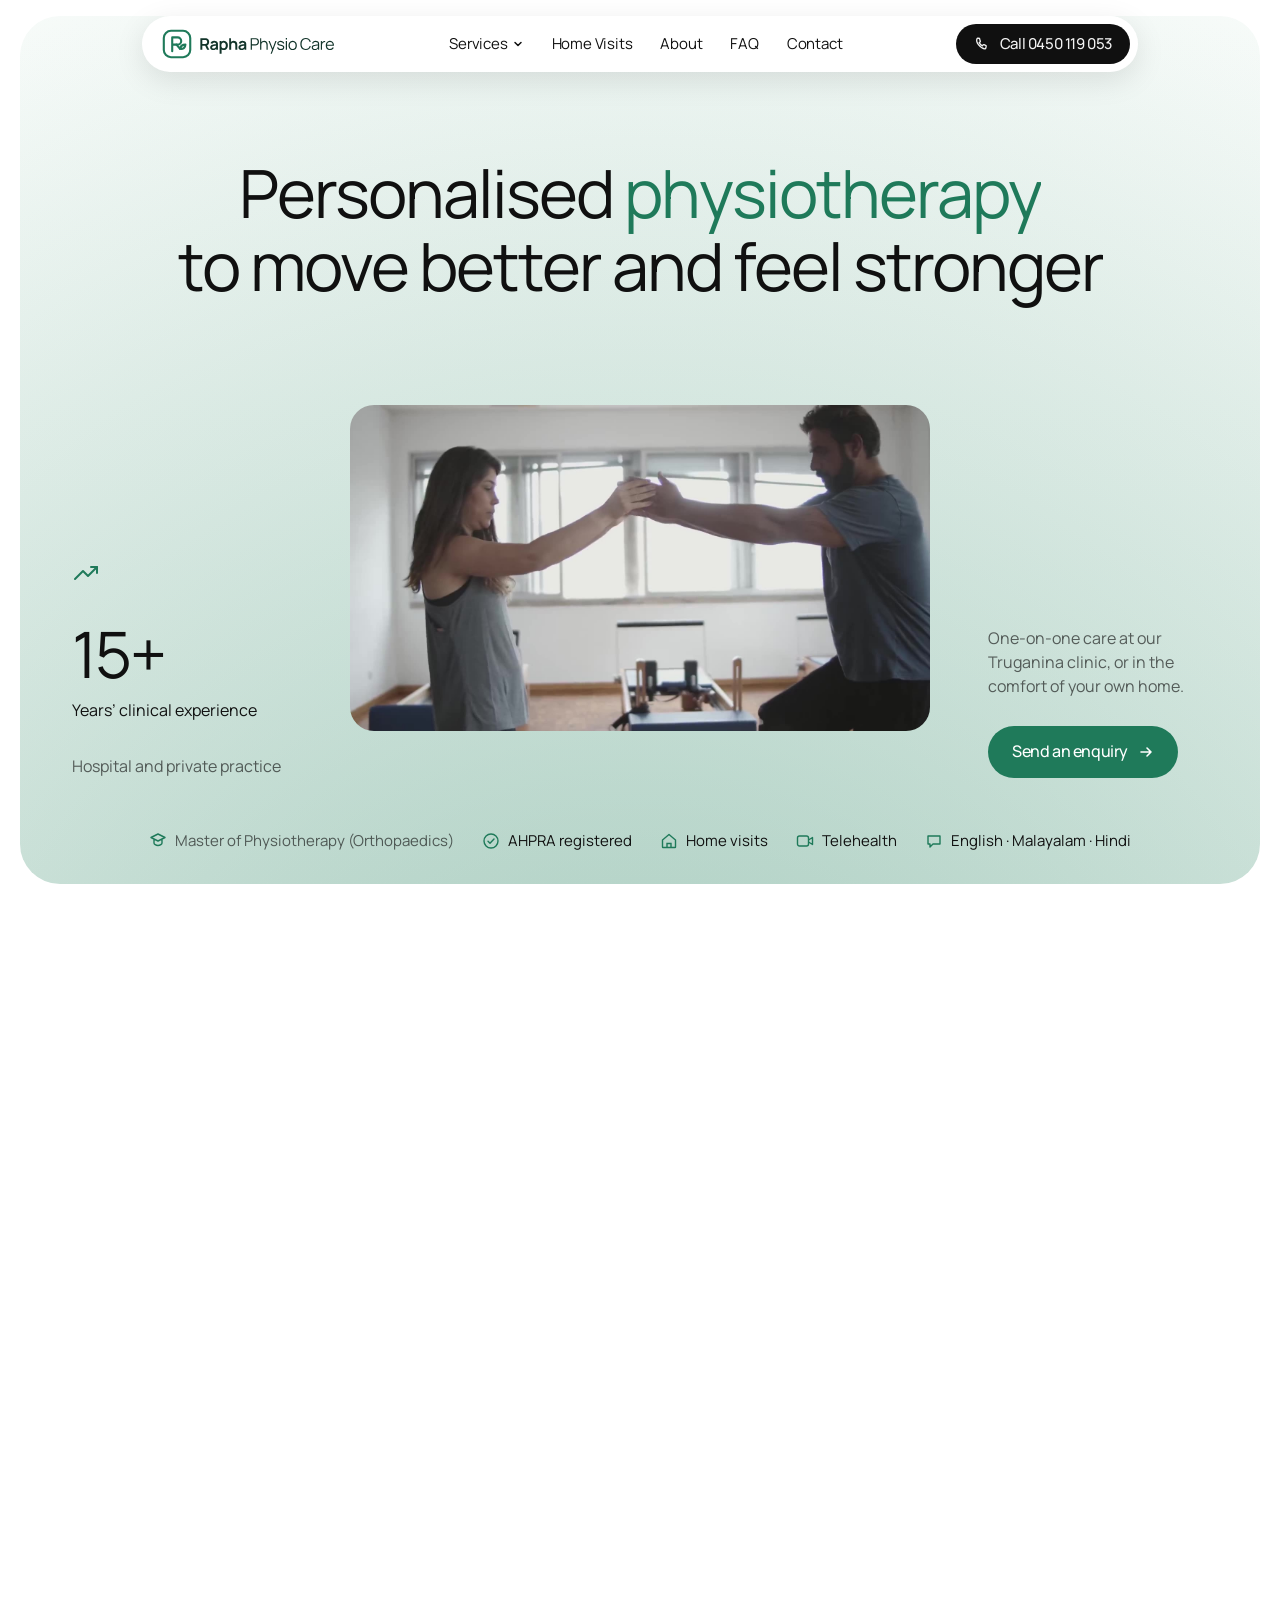
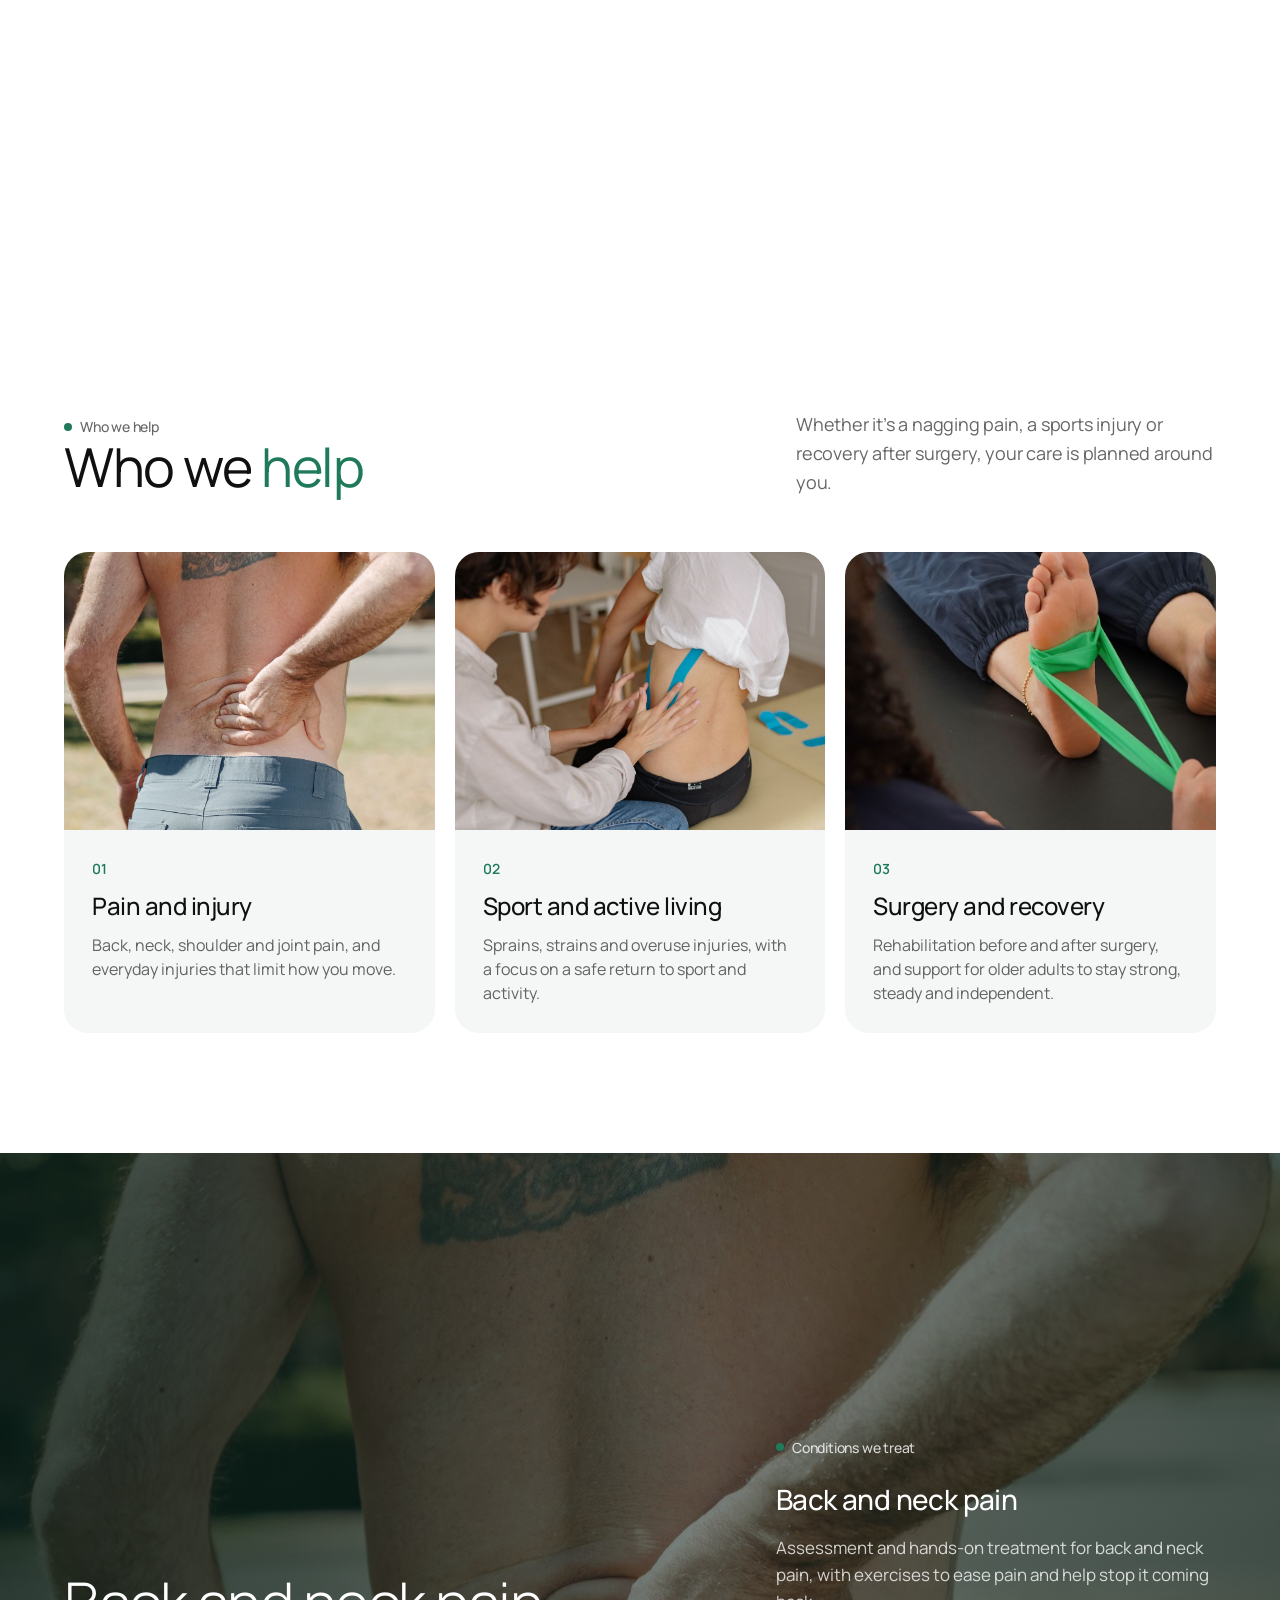
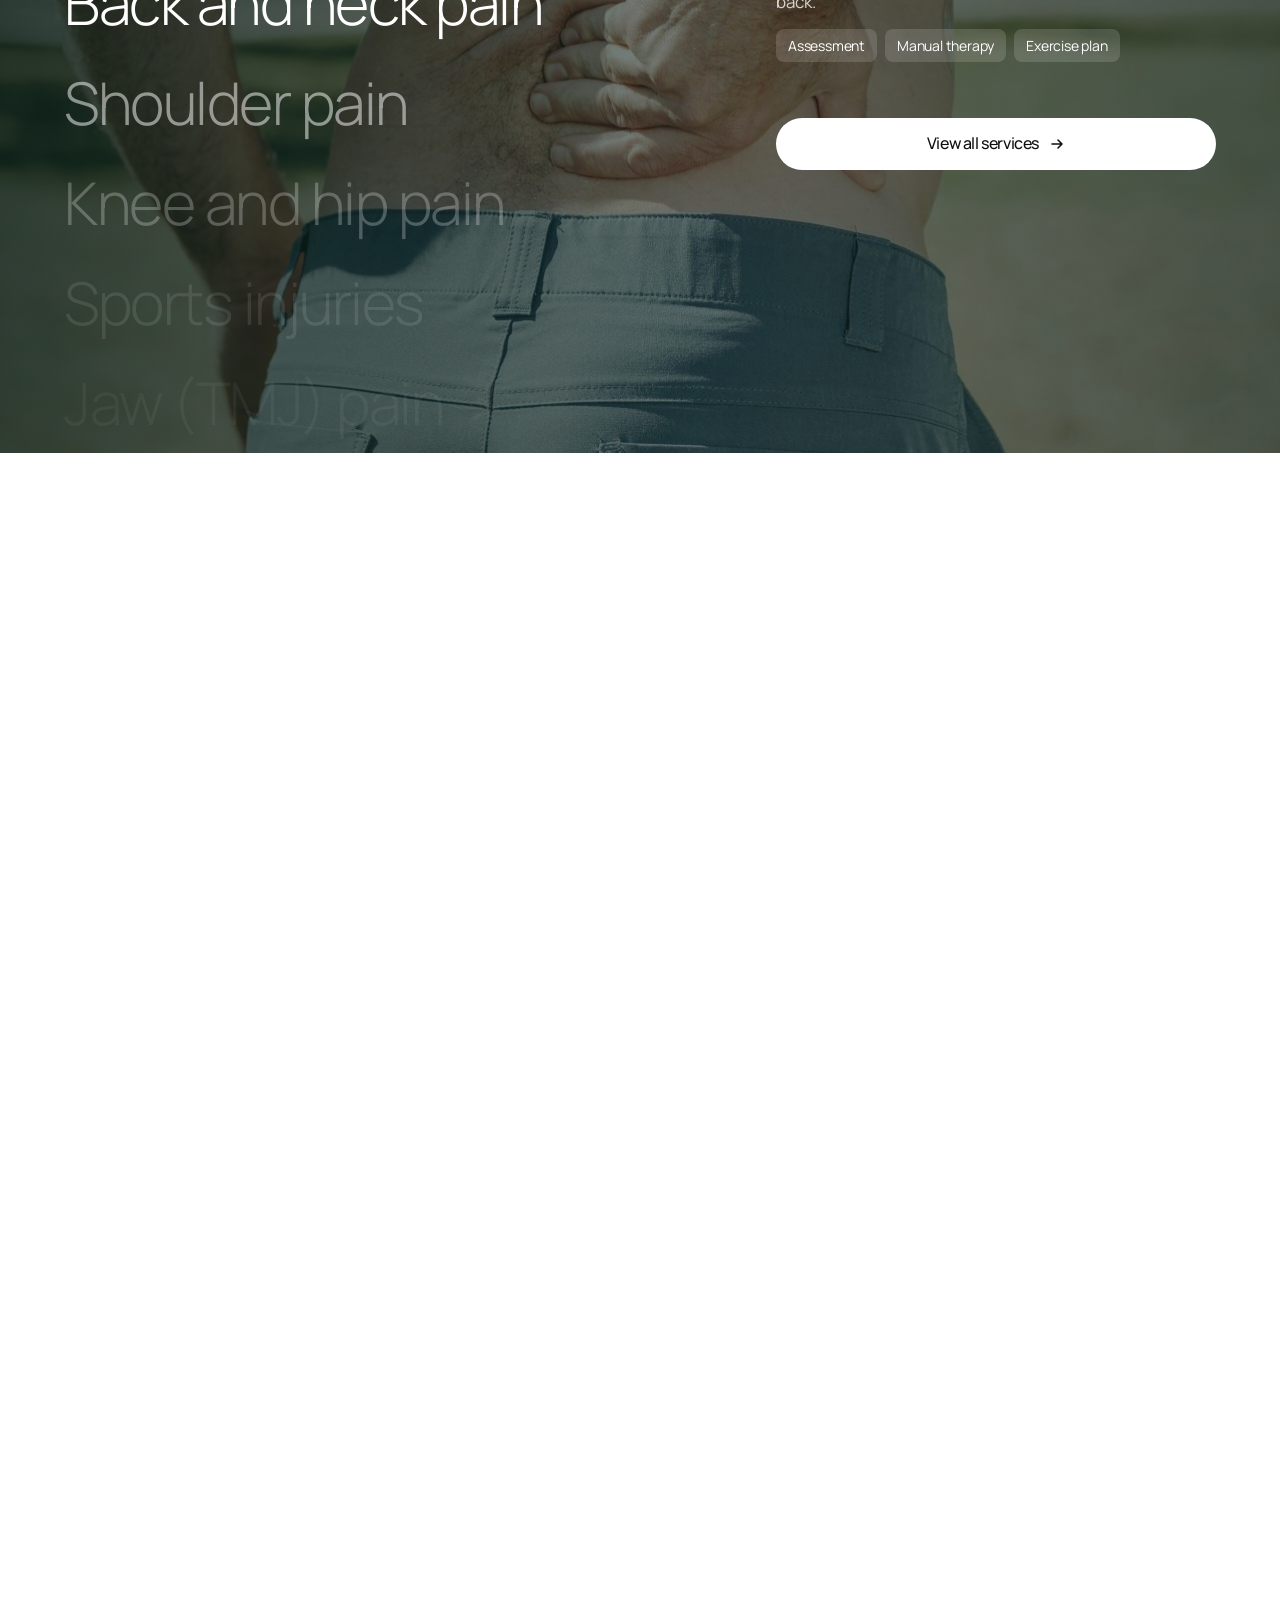
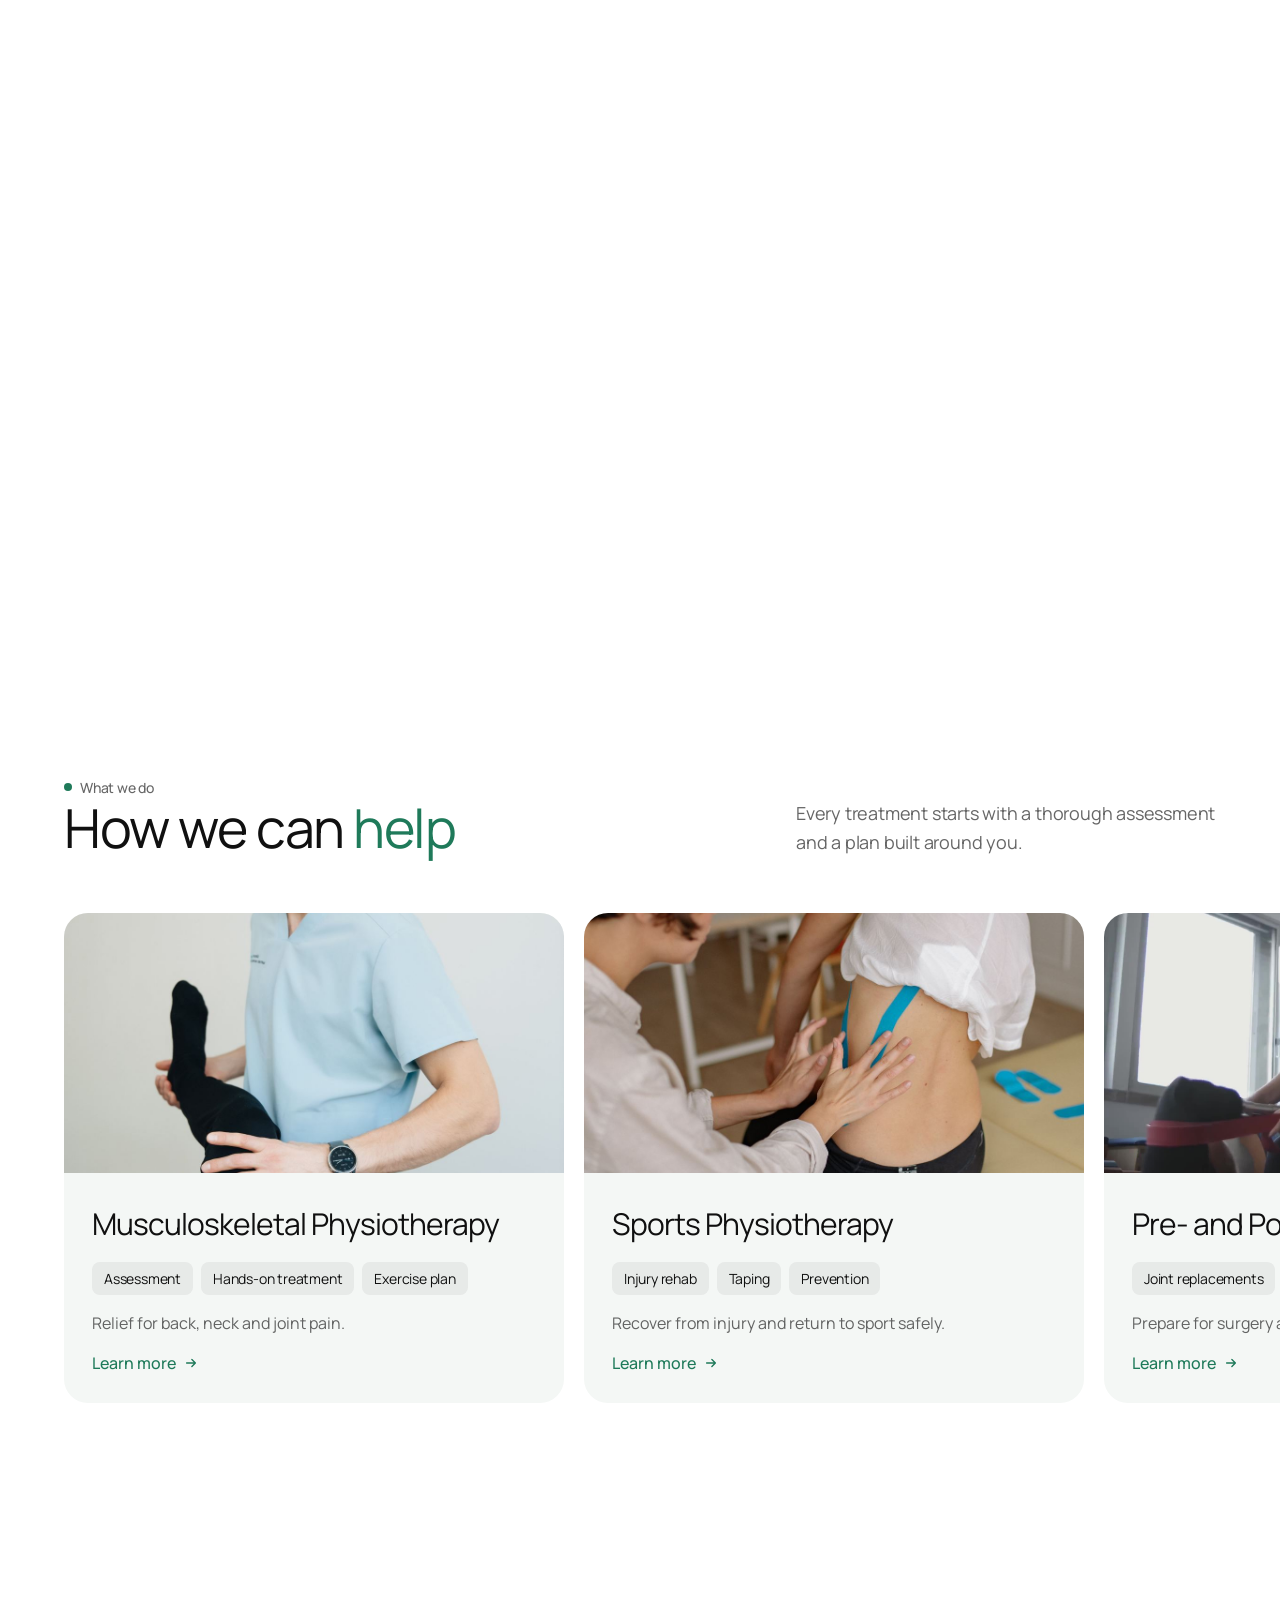
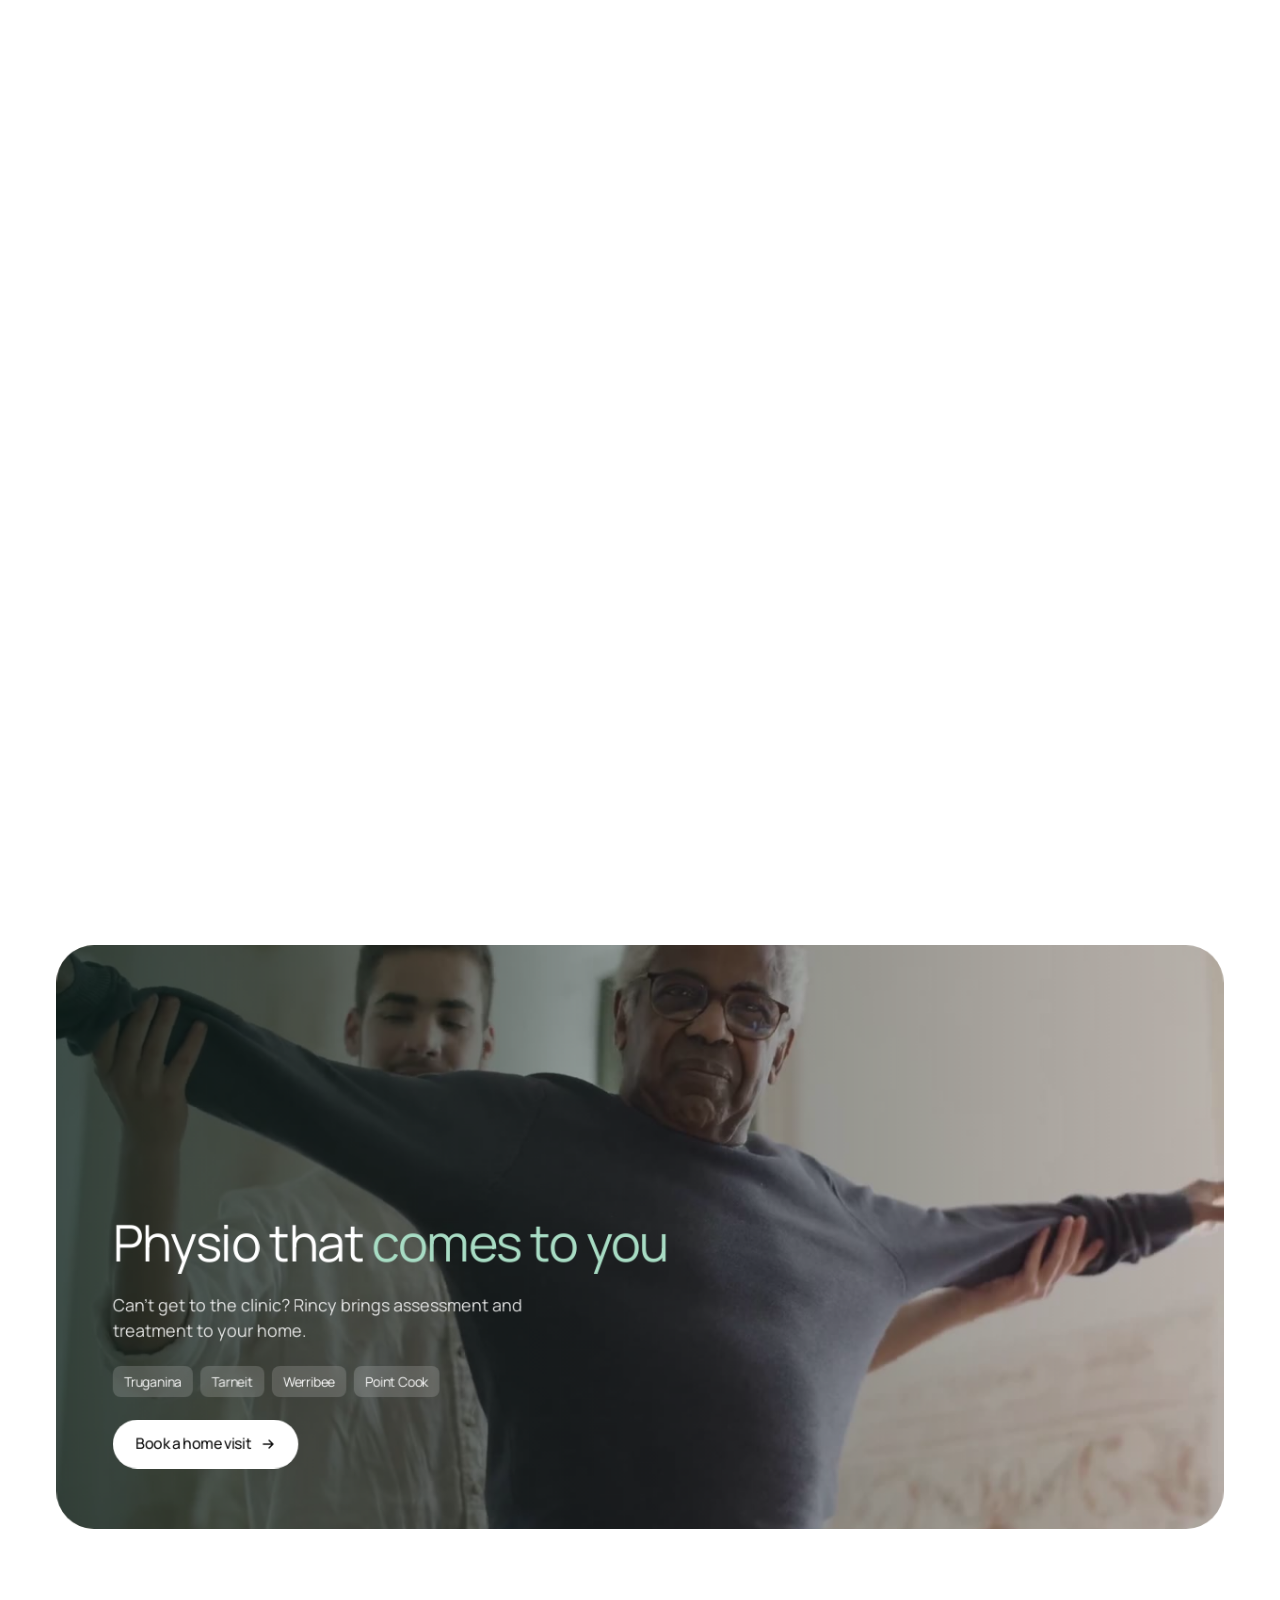
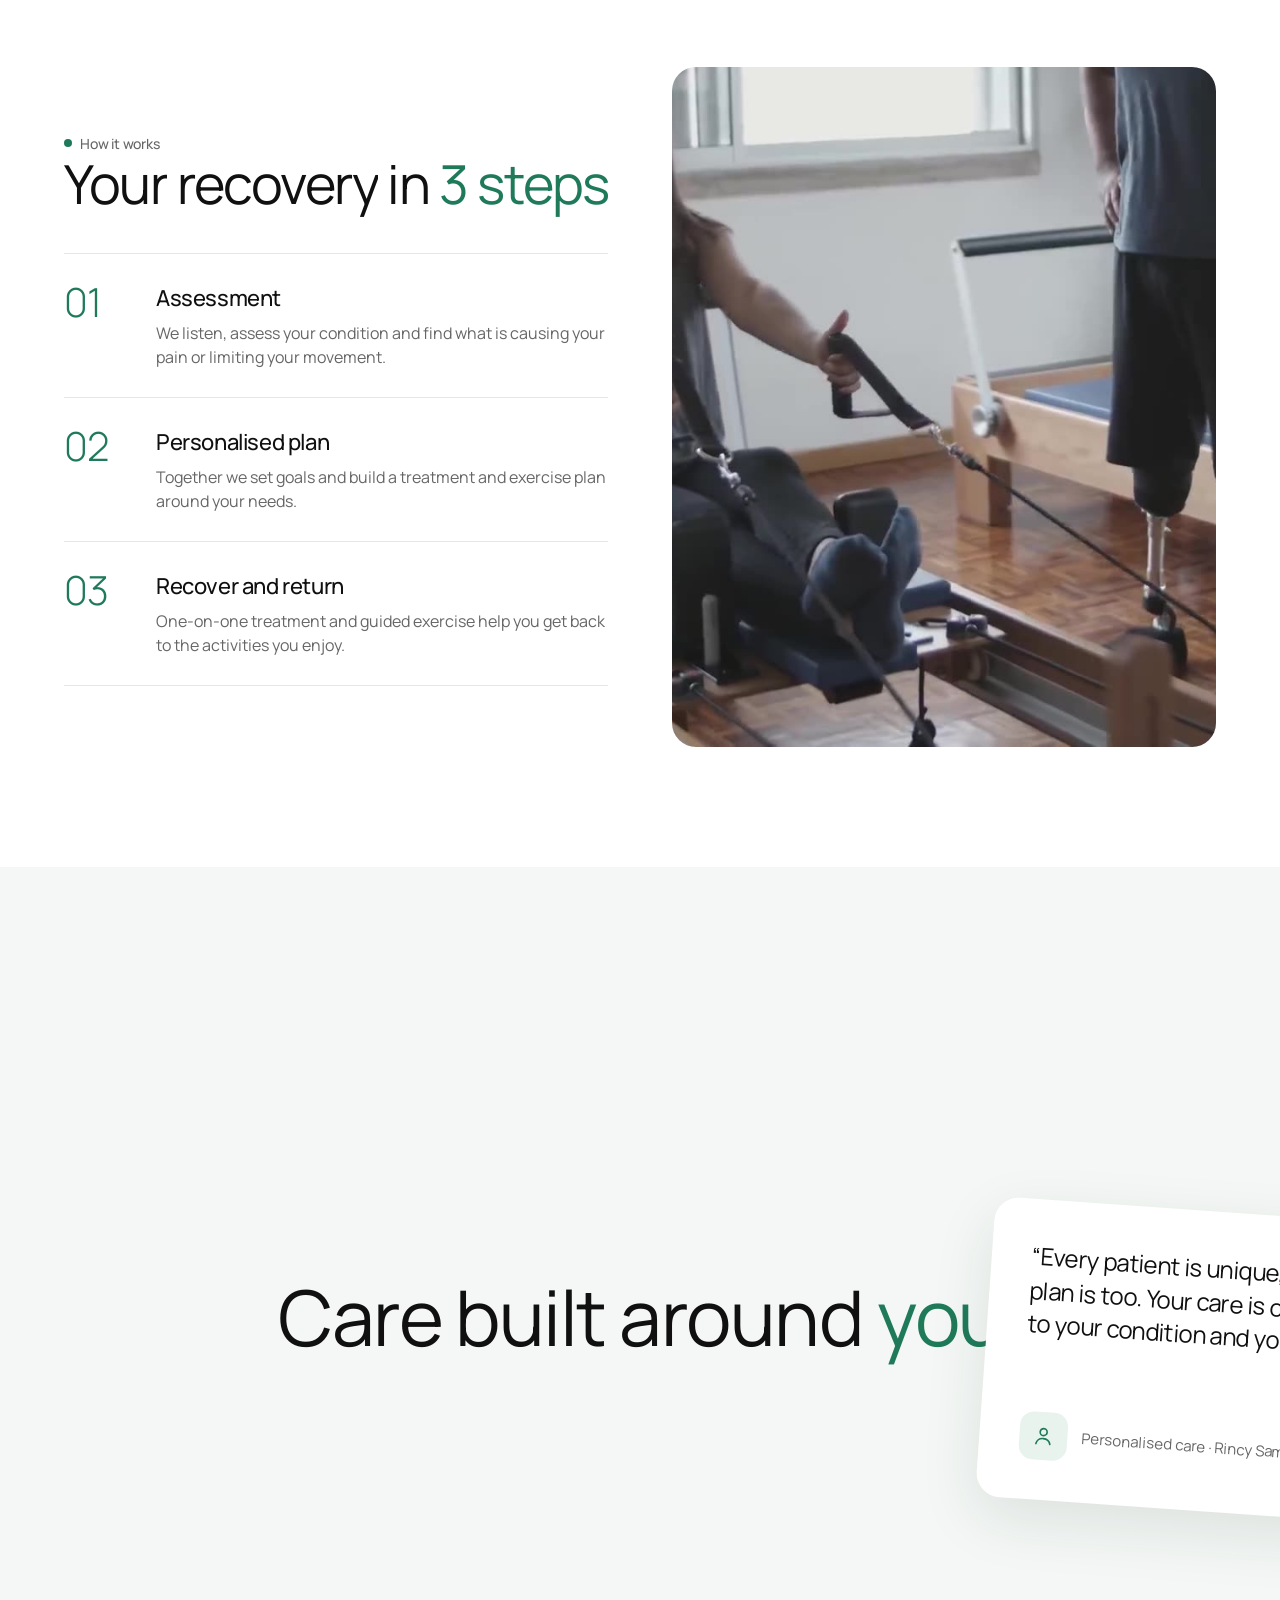
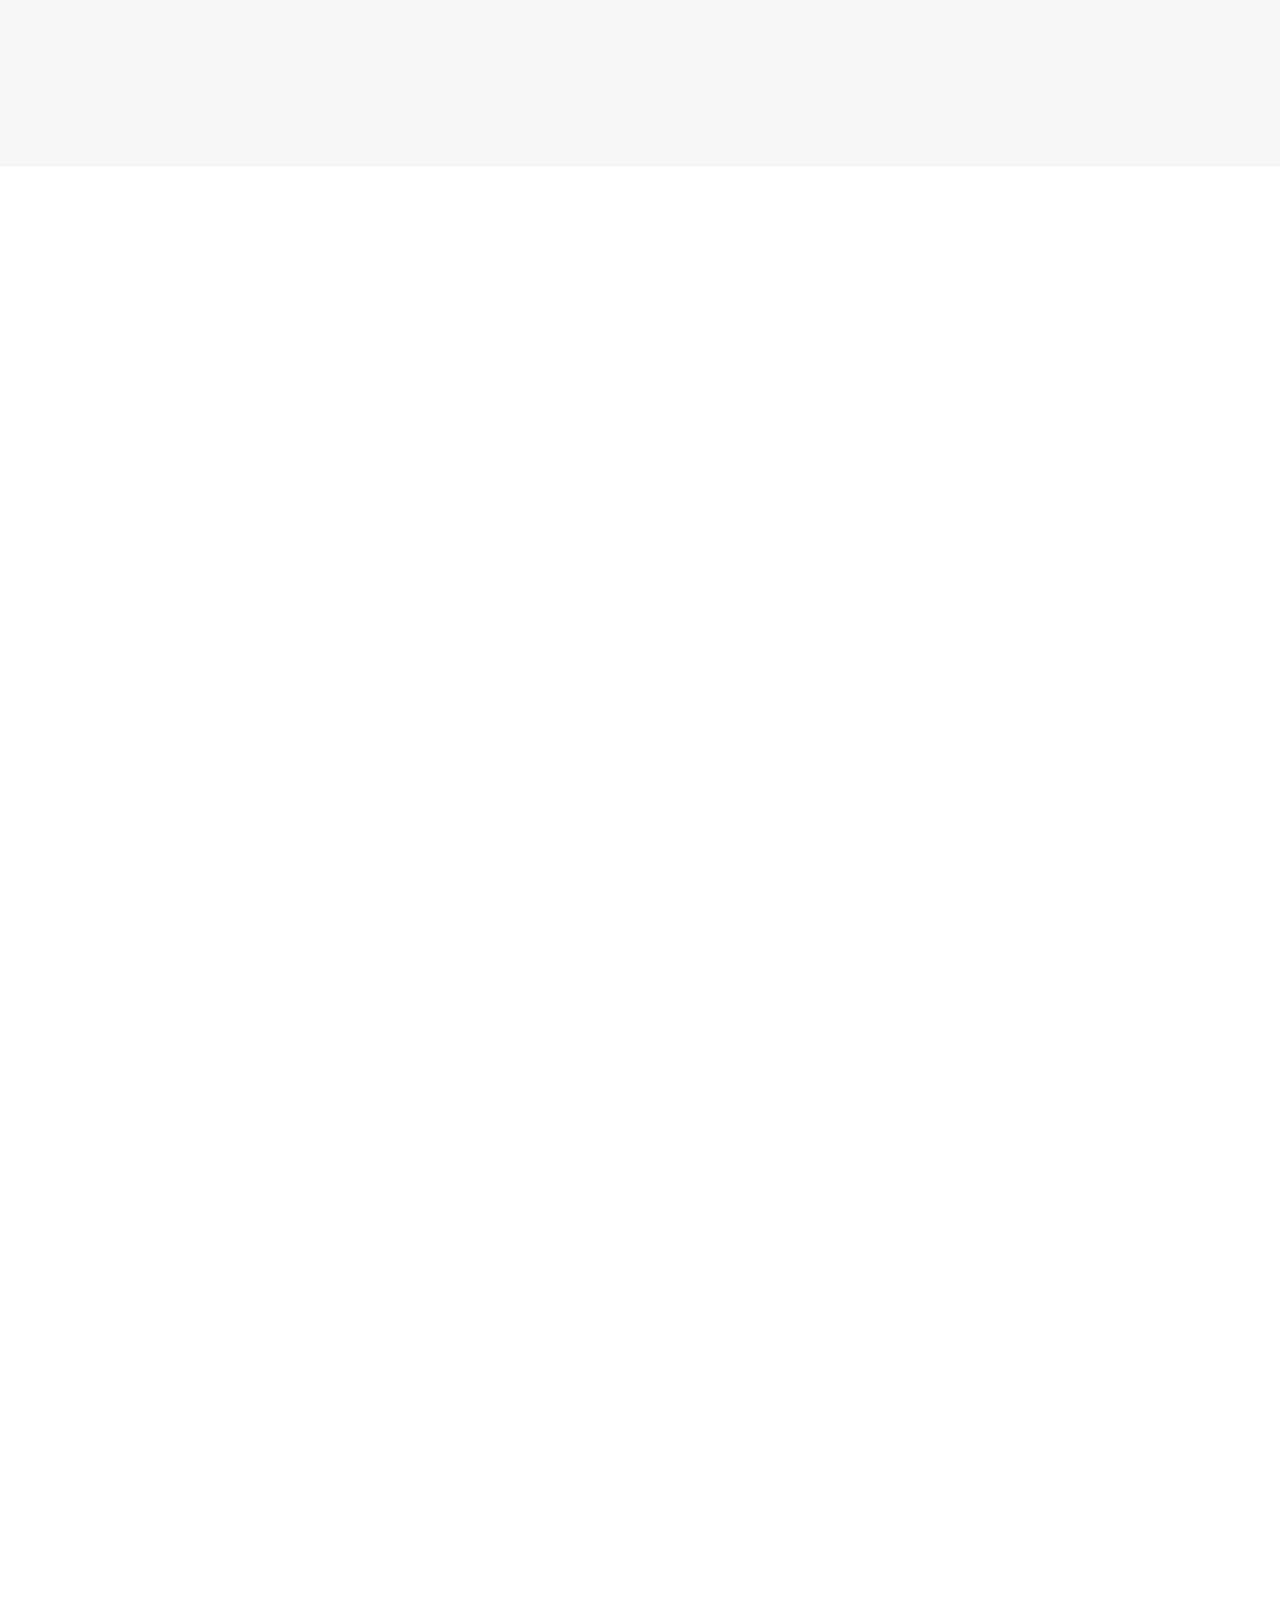
<file: index.html>
<!doctype html>
<html lang="en-AU" class="js">
<head>
<meta charset="utf-8">
<meta name="viewport" content="width=device-width, initial-scale=1">
<title>Rapha Physio Care | Physiotherapy in Truganina & Home Visits</title>
<meta name="description" content="Personalised one-on-one physiotherapy in Truganina with 15+ years’ experience. Clinic appointments, home visits in Tarneit, Werribee and Point Cook, and telehealth.">
<meta property="og:title" content="Rapha Physio Care | Physiotherapy in Truganina & Home Visits">
<meta property="og:description" content="Personalised one-on-one physiotherapy in Truganina with 15+ years’ experience. Clinic appointments, home visits in Tarneit, Werribee and Point Cook, and telehealth.">
<meta property="og:type" content="website">
<meta name="theme-color" content="#12342A">
<link rel="icon" href="assets/brand/favicon.svg" type="image/svg+xml">
<link rel="icon" href="assets/brand/favicon.ico" sizes="any">
<link rel="apple-touch-icon" href="assets/brand/apple-touch-icon-180.png">
<link rel="preload" href="assets/fonts/Manrope-var.woff2" as="font" type="font/woff2" crossorigin>
<link rel="stylesheet" href="assets/css/style.css">
<script type="application/ld+json">
{"@context":"https://schema.org","@type":"Physiotherapy","name":"Rapha Physio Care","telephone":"+61450119053","email":"connectraphaphysio@gmail.com",
"address":{"@type":"PostalAddress","streetAddress":"36 Bramford Crescent","addressLocality":"Truganina","addressRegion":"VIC","postalCode":"3029","addressCountry":"AU"},
"openingHoursSpecification":[{"@type":"OpeningHoursSpecification","dayOfWeek":"Tuesday","opens":"09:00","closes":"19:00"},{"@type":"OpeningHoursSpecification","dayOfWeek":"Saturday","opens":"09:00","closes":"16:00"}],
"areaServed":["Truganina","Tarneit","Werribee","Point Cook"],"knowsLanguage":["en","ml","hi"]}
</script>
</head>
<body>
<a class="skip" href="#main">Skip to content</a>
<header class="nav" aria-label="Main">
  <div class="nav__bar">
    <a class="nav__logo" href="index.html" aria-label="Rapha Physio Care home"><img src="assets/brand/rapha-logo-horizontal.svg" alt="Rapha Physio Care" width="190" height="30"></a>
    <ul class="nav__links">
      <li class="has-drop"><button class="nav__link" type="button" aria-expanded="false" aria-haspopup="true">Services <svg viewBox="0 0 12 12" fill="none" aria-hidden="true"><path d="M3 4.5 6 7.5l3-3" stroke="currentColor" stroke-width="1.5" stroke-linecap="round" stroke-linejoin="round"/></svg></button>
        <div class="nav__drop"><a href="services.html"><strong>All services</strong></a><a href="services.html#musculoskeletal">Musculoskeletal Physiotherapy</a><a href="services.html#sports">Sports Physiotherapy</a><a href="services.html#surgical-rehab">Pre- and Post-Surgical Rehab</a><a href="services.html#tmj">TMJ Disorders</a><a href="services.html#manual-therapy">Manual Therapy</a><a href="services.html#dry-needling">Dry Needling</a><a href="services.html#exercise-pilates">Exercise Rehab and Pilates</a><a href="services.html#telehealth">Telehealth</a></div></li>
      <li><a class="nav__link" href="home-visits.html">Home Visits</a></li>
      <li><a class="nav__link" href="about.html">About</a></li>
      <li><a class="nav__link" href="faq.html">FAQ</a></li>
      <li><a class="nav__link" href="contact.html">Contact</a></li>
    </ul>
    <div class="nav__cta">
      <a class="btn btn--dark btn--sm" href="tel:0450119053"><svg viewBox="0 0 16 16" fill="none" aria-hidden="true"><path d="M5.6 2.5 4 2.2a1 1 0 0 0-1 .6c-.6 1.4-.4 3.6 1.6 6.1s4.6 3.9 6.3 3.9a1 1 0 0 0 .9-.8l.4-1.6a.8.8 0 0 0-.5-1l-1.8-.7a.8.8 0 0 0-.9.3l-.6.8a7 7 0 0 1-3.2-3.2l.8-.6a.8.8 0 0 0 .3-.9L5.6 3a.8.8 0 0 0-.1-.5Z" stroke="currentColor" stroke-width="1.3" stroke-linejoin="round"/></svg> Call 0450 119 053</a>
      <button class="nav__burger" type="button" aria-label="Open menu" aria-expanded="false"><span></span></button>
    </div>
  </div>
  <nav class="nav__mobile" aria-label="Mobile">
    <a href="services.html">Services</a>
    <div class="sub"><a href="services.html#musculoskeletal">Musculoskeletal Physiotherapy</a><a href="services.html#sports">Sports Physiotherapy</a><a href="services.html#surgical-rehab">Pre- and Post-Surgical Rehab</a><a href="services.html#tmj">TMJ Disorders</a><a href="services.html#manual-therapy">Manual Therapy</a><a href="services.html#dry-needling">Dry Needling</a><a href="services.html#exercise-pilates">Exercise Rehab and Pilates</a><a href="services.html#telehealth">Telehealth</a></div>
    <a href="home-visits.html">Home Visits</a>
    <a href="about.html">About</a>
    <a href="faq.html">FAQ</a>
    <a href="contact.html">Contact</a>
    <a class="btn btn--green" href="tel:0450119053"><svg viewBox="0 0 16 16" fill="none" aria-hidden="true"><path d="M5.6 2.5 4 2.2a1 1 0 0 0-1 .6c-.6 1.4-.4 3.6 1.6 6.1s4.6 3.9 6.3 3.9a1 1 0 0 0 .9-.8l.4-1.6a.8.8 0 0 0-.5-1l-1.8-.7a.8.8 0 0 0-.9.3l-.6.8a7 7 0 0 1-3.2-3.2l.8-.6a.8.8 0 0 0 .3-.9L5.6 3a.8.8 0 0 0-.1-.5Z" stroke="currentColor" stroke-width="1.3" stroke-linejoin="round"/></svg> Call 0450 119 053</a>
  </nav>
</header>
<main id="main">
<!-- 1–3. HERO: headline, stat, video slot (grows on scroll), credentials -->
<section class="hero" aria-labelledby="hero-title">
  <div class="hero__card">
    <div class="hero__inner">
      <h1 class="hero__title h-display" id="hero-title" data-split>Personalised <span class="accent">physiotherapy</span><br>to move better and feel stronger</h1>
      <div class="hero__row">
        <div class="hero__stat">
          <svg viewBox="0 0 28 28" fill="none" aria-hidden="true"><path d="M3 20 11 12l5 5 9-9" stroke="currentColor" stroke-width="2" stroke-linecap="round" stroke-linejoin="round"/><path d="M19 8h6v6" stroke="currentColor" stroke-width="2" stroke-linecap="round" stroke-linejoin="round"/></svg>
          <span class="hero__stat-num">15+</span>
          <span>Years’ clinical experience</span>
          <span class="hero__stat-sub text-muted">Hospital and private practice</span>
        </div>
        <div class="hero__slot" aria-hidden="true"></div>
        <div class="hero__side">
          <p class="text-muted">One-on-one care at our Truganina clinic, or in the comfort of your own home.</p>
          <a class="btn btn--green" href="contact.html#enquiry">Send an enquiry <svg viewBox="0 0 16 16" fill="none" aria-hidden="true"><path d="M3 8h10M9 4l4 4-4 4" stroke="currentColor" stroke-width="1.6" stroke-linecap="round" stroke-linejoin="round"/></svg></a>
        </div>
      </div>
      <div class="hero__badges">
        <span class="hero__badge"><svg viewBox="0 0 18 18" fill="none" aria-hidden="true"><path d="M9 2 2 5.5 9 9l7-3.5L9 2Z M5 7.5v3.5c0 1 1.8 2.5 4 2.5s4-1.5 4-2.5V7.5" stroke="currentColor" stroke-width="1.4" stroke-linejoin="round"/></svg>Master of Physiotherapy (Orthopaedics)</span>
        <span class="hero__badge"><svg viewBox="0 0 18 18" fill="none" aria-hidden="true"><circle cx="9" cy="9" r="7" stroke="currentColor" stroke-width="1.4"/><path d="m6 9.2 2 2 4-4.2" stroke="currentColor" stroke-width="1.4" stroke-linecap="round" stroke-linejoin="round"/></svg>AHPRA registered</span>
        <span class="hero__badge"><svg viewBox="0 0 18 18" fill="none" aria-hidden="true"><path d="M2.5 8 9 2.5 15.5 8v7a.5.5 0 0 1-.5.5H3a.5.5 0 0 1-.5-.5V8Z" stroke="currentColor" stroke-width="1.4" stroke-linejoin="round"/><path d="M7 15.5v-4h4v4" stroke="currentColor" stroke-width="1.4"/></svg>Home visits</span>
        <span class="hero__badge"><svg viewBox="0 0 18 18" fill="none" aria-hidden="true"><rect x="1.5" y="4" width="11" height="10" rx="2" stroke="currentColor" stroke-width="1.4"/><path d="m12.5 8 4-2.5v7l-4-2.5" stroke="currentColor" stroke-width="1.4" stroke-linejoin="round"/></svg>Telehealth</span>
        <span class="hero__badge"><svg viewBox="0 0 18 18" fill="none" aria-hidden="true"><path d="M3 4h12v8H8l-3 3v-3H3V4Z" stroke="currentColor" stroke-width="1.4" stroke-linejoin="round"/></svg>English · Malayalam · Hindi</span>
      </div>
    </div>
    <div class="hero__video">
      <video autoplay muted loop playsinline preload="auto" poster="assets/video/rehab-2.jpg" aria-label="A physiotherapist guiding a patient through a rehabilitation exercise">
        <source src="assets/video/rehab-2.mp4" type="video/mp4">
      </video>
      <div class="hero__overlay"></div>
    </div>
  </div>
</section>

<!-- 4. WHO WE HELP -->
<section class="section" aria-labelledby="help-title">
  <div class="container">
    <div class="help__head">
      <div>
        <span class="eyebrow" data-reveal>Who we help</span>
        <h2 class="h-1" id="help-title" data-split>Who we <span class="accent">help</span></h2>
      </div>
      <p class="lead" style="max-width:420px" data-reveal>Whether it’s a nagging pain, a sports injury or recovery after surgery, your care is planned around you.</p>
    </div>
    <div class="help__grid">
      <a class="help-card" href="services.html#musculoskeletal" data-reveal>
        <div class="help-card__img"><img src="assets/img/back-pain.jpg" alt="Person holding their lower back in pain" loading="lazy" width="1600" height="1067"></div>
        <div class="help-card__body"><span class="help-card__num">01</span><h3 class="h-3">Pain and injury</h3><p class="text-muted">Back, neck, shoulder and joint pain, and everyday injuries that limit how you move.</p></div>
      </a>
      <a class="help-card" href="services.html#sports" data-reveal>
        <div class="help-card__img"><img src="assets/img/sports-taping.jpg" alt="Physiotherapist applying kinesiology tape to a patient’s back" loading="lazy" width="1067" height="1600"></div>
        <div class="help-card__body"><span class="help-card__num">02</span><h3 class="h-3">Sport and active living</h3><p class="text-muted">Sprains, strains and overuse injuries, with a focus on a safe return to sport and activity.</p></div>
      </a>
      <a class="help-card" href="services.html#surgical-rehab" data-reveal>
        <div class="help-card__img"><img src="assets/img/resistance-band.jpg" alt="Patient doing a foot exercise with a resistance band" loading="lazy" width="901" height="1600"></div>
        <div class="help-card__body"><span class="help-card__num">03</span><h3 class="h-3">Surgery and recovery</h3><p class="text-muted">Rehabilitation before and after surgery, and support for older adults to stay strong, steady and independent.</p></div>
      </a>
    </div>
  </div>
</section>

<!-- 5. CONDITIONS (pinned list; background changes) -->
<section class="cond" aria-labelledby="cond-title">
  <div class="cond__bg" aria-hidden="true">
    <img src="assets/img/back-pain.jpg" alt="" loading="lazy">
    <img src="assets/img/shoulder-therapy.jpg" alt="" loading="lazy">
    <img src="assets/img/knee-rehab.jpg" alt="" loading="lazy">
    <img src="assets/img/physio-knee-hold.jpg" alt="" loading="lazy">
    <img src="assets/img/tmj-headache.jpg" alt="" loading="lazy">
    <img src="assets/img/balance-training.jpg" alt="" loading="lazy">
    <img src="assets/img/physio-leg-exercise.jpg" alt="" loading="lazy">
  </div>
  <div class="cond__inner">
    <div class="cond__listwrap" aria-hidden="true">
      <ul class="cond__list">
        <li>Back and neck pain</li><li>Shoulder pain</li><li>Knee and hip pain</li><li>Sports injuries</li><li>Jaw (TMJ) pain</li><li>Balance and mobility</li><li>Post-surgery rehab</li>
      </ul>
    </div>
    <div class="cond__card">
      <span class="eyebrow" id="cond-title">Conditions we treat</span>
      <div class="cond__panel">
        <div class="cond__item"><h3>Back and neck pain</h3><p>Assessment and hands-on treatment for back and neck pain, with exercises to ease pain and help stop it coming back.</p><div class="chips"><span class="chip">Assessment</span><span class="chip">Manual therapy</span><span class="chip">Exercise plan</span></div></div>
        <div class="cond__item"><h3>Shoulder pain</h3><p>Care for stiff, sore or weak shoulders, helping you reach, lift and sleep more comfortably.</p><div class="chips"><span class="chip">Mobility</span><span class="chip">Strength</span><span class="chip">Posture</span></div></div>
        <div class="cond__item"><h3>Knee and hip pain</h3><p>Treatment for joint pain and stiffness, to help you walk, climb stairs and stay active.</p><div class="chips"><span class="chip">Joint care</span><span class="chip">Strengthening</span><span class="chip">Gait</span></div></div>
        <div class="cond__item"><h3>Sports injuries</h3><p>Sprains, strains and overuse injuries, with a step-by-step plan for a safe return to sport.</p><div class="chips"><span class="chip">Injury rehab</span><span class="chip">Taping</span><span class="chip">Prevention</span></div></div>
        <div class="cond__item"><h3>Jaw (TMJ) pain</h3><p>Assessment and management of jaw pain, clicking, stiffness and related headaches, from a TMJ-certified physiotherapist.</p><div class="chips"><span class="chip">Jaw assessment</span><span class="chip">Manual techniques</span><span class="chip">Exercises</span></div></div>
        <div class="cond__item"><h3>Balance and mobility</h3><p>Exercises to improve balance, strength and confidence, so you can stay steady and independent at home.</p><div class="chips"><span class="chip">Balance training</span><span class="chip">Falls prevention</span><span class="chip">Home visits</span></div></div>
        <div class="cond__item"><h3>Post-surgery rehab</h3><p>Guided rehabilitation after surgery such as joint replacements and ligament repairs, to rebuild strength and movement.</p><div class="chips"><span class="chip">Joint replacements</span><span class="chip">Ligament repairs</span><span class="chip">Fractures</span></div></div>
      </div>
      <a class="btn btn--light" href="services.html">View all services <svg viewBox="0 0 16 16" fill="none" aria-hidden="true"><path d="M3 8h10M9 4l4 4-4 4" stroke="currentColor" stroke-width="1.6" stroke-linecap="round" stroke-linejoin="round"/></svg></a>
    </div>
  </div>
</section>

<!-- 6. SERVICES (pinned horizontal scroll) -->
<section class="svc section" aria-labelledby="svc-title">
  <div class="container">
    <div class="svc__head">
      <div>
        <span class="eyebrow" data-reveal>What we do</span>
        <h2 class="h-1" id="svc-title" data-split>How we can <span class="accent">help</span></h2>
      </div>
      <p class="lead" style="max-width:420px" data-reveal>Every treatment starts with a thorough assessment and a plan built around you.</p>
    </div>
  </div>
  <div class="svc__track">
    <a class="svc-card" href="services.html#musculoskeletal"><div class="svc-card__img"><img src="assets/img/physio-leg-exercise.jpg" alt="Physiotherapist moving a patient’s leg through an exercise" loading="lazy"></div><div class="svc-card__body"><h3>Musculoskeletal Physiotherapy</h3><div class="chips"><span class="chip">Assessment</span><span class="chip">Hands-on treatment</span><span class="chip">Exercise plan</span></div><p class="text-muted">Relief for back, neck and joint pain.</p><span class="svc-card__more">Learn more <svg viewBox="0 0 16 16" fill="none" aria-hidden="true"><path d="M3 8h10M9 4l4 4-4 4" stroke="currentColor" stroke-width="1.6" stroke-linecap="round" stroke-linejoin="round"/></svg></span></div></a>
    <a class="svc-card" href="services.html#sports"><div class="svc-card__img"><img src="assets/img/sports-taping.jpg" alt="Kinesiology tape being applied" loading="lazy"></div><div class="svc-card__body"><h3>Sports Physiotherapy</h3><div class="chips"><span class="chip">Injury rehab</span><span class="chip">Taping</span><span class="chip">Prevention</span></div><p class="text-muted">Recover from injury and return to sport safely.</p><span class="svc-card__more">Learn more <svg viewBox="0 0 16 16" fill="none" aria-hidden="true"><path d="M3 8h10M9 4l4 4-4 4" stroke="currentColor" stroke-width="1.6" stroke-linecap="round" stroke-linejoin="round"/></svg></span></div></a>
    <a class="svc-card" href="services.html#surgical-rehab"><div class="svc-card__img"><img src="assets/video/rehab-3.jpg" alt="Patient doing a guided rehabilitation exercise" loading="lazy"></div><div class="svc-card__body"><h3>Pre- and Post-Surgical Rehab</h3><div class="chips"><span class="chip">Joint replacements</span><span class="chip">Ligament repairs</span><span class="chip">Fractures</span></div><p class="text-muted">Prepare for surgery and rebuild strength after it.</p><span class="svc-card__more">Learn more <svg viewBox="0 0 16 16" fill="none" aria-hidden="true"><path d="M3 8h10M9 4l4 4-4 4" stroke="currentColor" stroke-width="1.6" stroke-linecap="round" stroke-linejoin="round"/></svg></span></div></a>
    <a class="svc-card" href="services.html#tmj"><div class="svc-card__img"><img src="assets/img/tmj-headache.jpg" alt="Woman with a headache holding her head" loading="lazy"></div><div class="svc-card__body"><h3>TMJ Disorders</h3><div class="chips"><span class="chip">Jaw assessment</span><span class="chip">Manual techniques</span><span class="chip">Exercises</span></div><p class="text-muted">Care for jaw pain, clicking and related headaches.</p><span class="svc-card__more">Learn more <svg viewBox="0 0 16 16" fill="none" aria-hidden="true"><path d="M3 8h10M9 4l4 4-4 4" stroke="currentColor" stroke-width="1.6" stroke-linecap="round" stroke-linejoin="round"/></svg></span></div></a>
    <a class="svc-card" href="services.html#manual-therapy"><div class="svc-card__img"><img src="assets/img/manual-therapy-knee.jpg" alt="Physiotherapist using hands-on treatment on a knee" loading="lazy"></div><div class="svc-card__body"><h3>Manual Therapy</h3><div class="chips"><span class="chip">Joint mobilisation</span><span class="chip">Soft tissue work</span></div><p class="text-muted">Hands-on techniques to ease pain and stiffness.</p><span class="svc-card__more">Learn more <svg viewBox="0 0 16 16" fill="none" aria-hidden="true"><path d="M3 8h10M9 4l4 4-4 4" stroke="currentColor" stroke-width="1.6" stroke-linecap="round" stroke-linejoin="round"/></svg></span></div></a>
    <a class="svc-card" href="services.html#dry-needling"><div class="svc-card__img"><img src="assets/img/dry-needling.jpg" alt="Fine needles being placed in a patient’s back" loading="lazy"></div><div class="svc-card__body"><h3>Dry Needling</h3><div class="chips"><span class="chip">Trigger points</span><span class="chip">Used with exercise</span></div><p class="text-muted">Release muscle tension and reduce pain.</p><span class="svc-card__more">Learn more <svg viewBox="0 0 16 16" fill="none" aria-hidden="true"><path d="M3 8h10M9 4l4 4-4 4" stroke="currentColor" stroke-width="1.6" stroke-linecap="round" stroke-linejoin="round"/></svg></span></div></a>
    <a class="svc-card" href="services.html#exercise-pilates"><div class="svc-card__img"><img src="assets/img/pilates-reformer.jpg" alt="Woman exercising on a Pilates reformer" loading="lazy"></div><div class="svc-card__body"><h3>Exercise Rehab and Pilates</h3><div class="chips"><span class="chip">Individual programs</span><span class="chip">Pilates-based exercise</span></div><p class="text-muted">Build strength, balance and core stability.</p><span class="svc-card__more">Learn more <svg viewBox="0 0 16 16" fill="none" aria-hidden="true"><path d="M3 8h10M9 4l4 4-4 4" stroke="currentColor" stroke-width="1.6" stroke-linecap="round" stroke-linejoin="round"/></svg></span></div></a>
    <a class="svc-card" href="services.html#telehealth"><div class="svc-card__img"><img src="assets/img/telehealth.jpg" alt="Clinician on a video call with a patient" loading="lazy"></div><div class="svc-card__body"><h3>Telehealth</h3><div class="chips"><span class="chip">Online assessment</span><span class="chip">Exercise review</span></div><p class="text-muted">Physio guidance by video call, wherever you are.</p><span class="svc-card__more">Learn more <svg viewBox="0 0 16 16" fill="none" aria-hidden="true"><path d="M3 8h10M9 4l4 4-4 4" stroke="currentColor" stroke-width="1.6" stroke-linecap="round" stroke-linejoin="round"/></svg></span></div></a>
  </div>
</section>

<!-- 7. HOME VISITS BAND -->
<section class="band" aria-labelledby="band-title">
  <div class="band__frame">
    <video autoplay muted loop playsinline preload="none" poster="assets/video/home-visit.jpg" aria-label="A physiotherapist helping an older man stretch at home"><source src="assets/video/home-visit.mp4" type="video/mp4"></video>
    <div class="band__content">
      <h2 class="h-1" id="band-title" data-split>Physio that <span class="accent-light">comes to you</span></h2>
      <p data-reveal>Can’t get to the clinic? Rincy brings assessment and treatment to your home.</p>
      <div class="chips" data-reveal><span class="chip">Truganina</span><span class="chip">Tarneit</span><span class="chip">Werribee</span><span class="chip">Point Cook</span></div>
      <div data-reveal><a class="btn btn--light" href="home-visits.html">Book a home visit <svg viewBox="0 0 16 16" fill="none" aria-hidden="true"><path d="M3 8h10M9 4l4 4-4 4" stroke="currentColor" stroke-width="1.6" stroke-linecap="round" stroke-linejoin="round"/></svg></a></div>
    </div>
  </div>
</section>

<!-- 8. RECOVERY IN 3 STEPS -->
<section class="section" aria-labelledby="steps-title">
  <div class="container steps">
    <div>
      <span class="eyebrow" data-reveal>How it works</span>
      <h2 class="h-1" id="steps-title" data-split>Your recovery in <span class="accent">3 steps</span></h2>
      <div class="steps__list">
        <div class="step" data-reveal><span class="step__num">01</span><div><h3>Assessment</h3><p class="text-muted">We listen, assess your condition and find what is causing your pain or limiting your movement.</p></div></div>
        <div class="step" data-reveal><span class="step__num">02</span><div><h3>Personalised plan</h3><p class="text-muted">Together we set goals and build a treatment and exercise plan around your needs.</p></div></div>
        <div class="step" data-reveal><span class="step__num">03</span><div><h3>Recover and return</h3><p class="text-muted">One-on-one treatment and guided exercise help you get back to the activities you enjoy.</p></div></div>
      </div>
    </div>
    <div class="steps__media" data-reveal data-parallax>
      <video autoplay muted loop playsinline preload="none" poster="assets/video/rehab-1.jpg" aria-label="Physiotherapist supervising a reformer exercise"><source src="assets/video/rehab-1.mp4" type="video/mp4"></video>
    </div>
  </div>
</section>

<!-- 9. OUR APPROACH (pinned horizontal) -->
<section class="approach" aria-labelledby="approach-title">
  <div class="approach__wrap">
    <h2 class="h-1 approach__title" id="approach-title" data-split>Care built around <span class="accent">you</span></h2>
    <div class="approach__track">
      <figure class="quote-card"><p>“Every patient is unique, so every treatment plan is too. Your care is one-on-one, tailored to your condition and your goals.”</p><figcaption class="quote-card__by"><span class="quote-card__icon"><svg viewBox="0 0 24 24" fill="none" aria-hidden="true"><circle cx="12" cy="8" r="3.5" stroke="currentColor" stroke-width="1.6"/><path d="M5 20c.8-3.6 3.6-5.5 7-5.5s6.2 1.9 7 5.5" stroke="currentColor" stroke-width="1.6" stroke-linecap="round"/></svg></span>Personalised care · Rincy Sam</figcaption></figure>
      <figure class="quote-card"><p>“My goal is not only to relieve pain, but to address its underlying causes and help you stay well long term.”</p><figcaption class="quote-card__by"><span class="quote-card__icon"><svg viewBox="0 0 24 24" fill="none" aria-hidden="true"><circle cx="11" cy="11" r="6" stroke="currentColor" stroke-width="1.6"/><path d="m20 20-4.5-4.5" stroke="currentColor" stroke-width="1.6" stroke-linecap="round"/></svg></span>Treat the cause · Rincy Sam</figcaption></figure>
      <figure class="quote-card"><p>“I combine evidence-based treatment with individualised rehabilitation programs, so you know exactly what to do between visits.”</p><figcaption class="quote-card__by"><span class="quote-card__icon"><svg viewBox="0 0 24 24" fill="none" aria-hidden="true"><path d="M6 4h9l3 3v13H6V4Z" stroke="currentColor" stroke-width="1.6" stroke-linejoin="round"/><path d="M9 11h6M9 15h6" stroke="currentColor" stroke-width="1.6" stroke-linecap="round"/></svg></span>Evidence-based · Rincy Sam</figcaption></figure>
      <figure class="quote-card"><p>“Physiotherapy should be easy to reach. That’s why I offer appointments at the clinic, in your home, or by telehealth.”</p><figcaption class="quote-card__by"><span class="quote-card__icon"><svg viewBox="0 0 24 24" fill="none" aria-hidden="true"><path d="M3.5 10.5 12 3.5l8.5 7V20h-17v-9.5Z" stroke="currentColor" stroke-width="1.6" stroke-linejoin="round"/></svg></span>Clinic, home or online · Rincy Sam</figcaption></figure>
    </div>
  </div>
</section>

<!-- 10. MEET YOUR PHYSIOTHERAPIST -->
<section class="section" aria-labelledby="meet-title">
  <div class="container meet">
    <div class="meet__photo" data-reveal>
      <img src="assets/brand/rapha-icon.svg" alt="" style="width:42%">
    </div>
    <div>
      <span class="eyebrow" data-reveal>Meet your physiotherapist</span>
      <h2 class="h-1" id="meet-title" data-split>Rincy <span class="accent">Sam</span></h2>
      <div class="meet__creds" data-reveal><span class="chip">Master of Physiotherapy (Orthopaedics)</span><span class="chip">15+ years’ experience</span><span class="chip">Certified in TMJ Disorders</span><span class="chip">English · Malayalam · Hindi</span></div>
      <blockquote data-reveal>“I am passionate about helping every patient move better, feel stronger and return to the activities they enjoy with confidence.”<cite>Rincy Sam, Physiotherapist</cite></blockquote>
      <div style="margin-top:32px" data-reveal><a class="btn btn--dark" href="about.html">More about Rincy <svg viewBox="0 0 16 16" fill="none" aria-hidden="true"><path d="M3 8h10M9 4l4 4-4 4" stroke="currentColor" stroke-width="1.6" stroke-linecap="round" stroke-linejoin="round"/></svg></a></div>
    </div>
  </div>
</section>

<!-- 11. FAQ -->
<section class="section" style="padding-top:0" aria-labelledby="faq-title">
  <div class="container faq">
    <div>
      <span class="eyebrow" data-reveal>FAQ</span>
      <h2 class="h-1" id="faq-title" data-split>Answers to <span class="accent">common questions</span></h2>
      <div style="margin-top:28px" data-reveal><a class="btn btn--ghost" href="faq.html">See all FAQs <svg viewBox="0 0 16 16" fill="none" aria-hidden="true"><path d="M3 8h10M9 4l4 4-4 4" stroke="currentColor" stroke-width="1.6" stroke-linecap="round" stroke-linejoin="round"/></svg></a></div>
    </div>
    <div class="faq__list" data-reveal>
      <div class="faq__item"><button class="faq__q" aria-expanded="false">Do I need a referral from a doctor?<span class="faq__icon"><svg viewBox="0 0 16 16" fill="none" aria-hidden="true"><path d="M3 8h10M9 4l4 4-4 4" stroke="currentColor" stroke-width="1.6" stroke-linecap="round" stroke-linejoin="round"/></svg></span></button><div class="faq__a"><div><p>No. You can book directly with a physiotherapist without a doctor’s referral. If you are using a Medicare care plan or another funding scheme, please contact us before your appointment so we can tell you what to bring.</p></div></div></div>
      <div class="faq__item"><button class="faq__q" aria-expanded="false">Do you offer home visits?<span class="faq__icon"><svg viewBox="0 0 16 16" fill="none" aria-hidden="true"><path d="M3 8h10M9 4l4 4-4 4" stroke="currentColor" stroke-width="1.6" stroke-linecap="round" stroke-linejoin="round"/></svg></span></button><div class="faq__a"><div><p>Yes. We visit patients in Truganina, Tarneit, Werribee and Point Cook. Call or send an enquiry to arrange a home visit.</p></div></div></div>
      <div class="faq__item"><button class="faq__q" aria-expanded="false">What happens at my first appointment?<span class="faq__icon"><svg viewBox="0 0 16 16" fill="none" aria-hidden="true"><path d="M3 8h10M9 4l4 4-4 4" stroke="currentColor" stroke-width="1.6" stroke-linecap="round" stroke-linejoin="round"/></svg></span></button><div class="faq__a"><div><p>Your first visit includes a detailed assessment of your condition, medical history and goals. Rincy will explain what is causing your symptoms, begin treatment and create a plan to support your recovery.</p></div></div></div>
      <div class="faq__item"><button class="faq__q" aria-expanded="false">Can I claim on my private health insurance?<span class="faq__icon"><svg viewBox="0 0 16 16" fill="none" aria-hidden="true"><path d="M3 8h10M9 4l4 4-4 4" stroke="currentColor" stroke-width="1.6" stroke-linecap="round" stroke-linejoin="round"/></svg></span></button><div class="faq__a"><div><p>If your extras cover includes physiotherapy, you may be able to claim part of your consultation. Please contact us to check the claiming options available, and check your level of cover with your health fund.</p></div></div></div>
      <div class="faq__item"><button class="faq__q" aria-expanded="false">What languages do you speak?<span class="faq__icon"><svg viewBox="0 0 16 16" fill="none" aria-hidden="true"><path d="M3 8h10M9 4l4 4-4 4" stroke="currentColor" stroke-width="1.6" stroke-linecap="round" stroke-linejoin="round"/></svg></span></button><div class="faq__a"><div><p>Consultations are available in English, Malayalam and Hindi.</p></div></div></div>
    </div>
  </div>
</section>
</main>
<footer class="site-footer" aria-labelledby="cta-title">
  <div class="waves" id="waves" aria-hidden="true"></div>
  <div class="site-footer__cta">
    <h2 class="h-display" id="cta-title" data-split>Ready to <span class="accent">move better?</span></h2>
    <p class="lead" data-reveal>Book at our Truganina clinic, or arrange a home visit. We’ll find a time that suits you.</p>
    <div class="cta__btns" data-reveal>
      <a class="btn btn--green" href="tel:0450119053"><svg viewBox="0 0 16 16" fill="none" aria-hidden="true"><path d="M5.6 2.5 4 2.2a1 1 0 0 0-1 .6c-.6 1.4-.4 3.6 1.6 6.1s4.6 3.9 6.3 3.9a1 1 0 0 0 .9-.8l.4-1.6a.8.8 0 0 0-.5-1l-1.8-.7a.8.8 0 0 0-.9.3l-.6.8a7 7 0 0 1-3.2-3.2l.8-.6a.8.8 0 0 0 .3-.9L5.6 3a.8.8 0 0 0-.1-.5Z" stroke="currentColor" stroke-width="1.3" stroke-linejoin="round"/></svg> Call 0450 119 053</a>
      <a class="btn btn--dark" href="contact.html#enquiry">Send an enquiry <svg viewBox="0 0 16 16" fill="none" aria-hidden="true"><path d="M3 8h10M9 4l4 4-4 4" stroke="currentColor" stroke-width="1.6" stroke-linecap="round" stroke-linejoin="round"/></svg></a>
    </div>
  </div>
  <div class="container">
    <div class="site-footer__main">
      <div class="site-footer__brand">
        <img src="assets/brand/rapha-logo-horizontal.svg" alt="Rapha Physio Care" width="203" height="32">
        <p>36 Bramford Crescent, Truganina VIC 3029<br><a href="tel:0450119053">0450 119 053</a> · <a href="mailto:connectraphaphysio@gmail.com">connectraphaphysio@gmail.com</a></p>
      </div>
      <div class="site-footer__cols">
        <div class="site-footer__col"><h4>Services:</h4><ul>
          <li><a href="services.html#musculoskeletal">Musculoskeletal</a></li>
          <li><a href="services.html#sports">Sports physio</a></li>
          <li><a href="services.html#surgical-rehab">Surgical rehab</a></li>
          <li><a href="services.html#tmj">TMJ disorders</a></li>
          <li><a href="services.html">All services</a></li></ul></div>
        <div class="site-footer__col"><h4>Clinic:</h4><ul>
          <li><a href="home-visits.html">Home visits</a></li>
          <li><a href="about.html">About</a></li>
          <li><a href="faq.html">FAQ</a></li>
          <li><a href="contact.html">Contact</a></li></ul></div>
        <div class="site-footer__col"><h4>Hours:</h4><ul>
          <li>Tuesday 9am–7pm</li>
          <li>Saturday 9am–4pm</li>
          <li>Other days closed</li></ul></div>
      </div>
    </div>
    <div class="site-footer__bottom">
      <span>© <span data-year>2026</span> Rapha Physio Care. All rights reserved. · <a href="privacy.html">Privacy Policy</a></span>
      <span>Website by <a href="https://novalinkinnovations.com" rel="noopener">NovaLink Innovations</a></span>
    </div>
  </div>
</footer>
<script src="assets/vendor/gsap.min.js" defer></script>
<script src="assets/vendor/ScrollTrigger.min.js" defer></script>
<script src="assets/vendor/lenis.min.js" defer></script>
<script src="assets/js/main.js" defer></script>
</body>
</html>
</file>
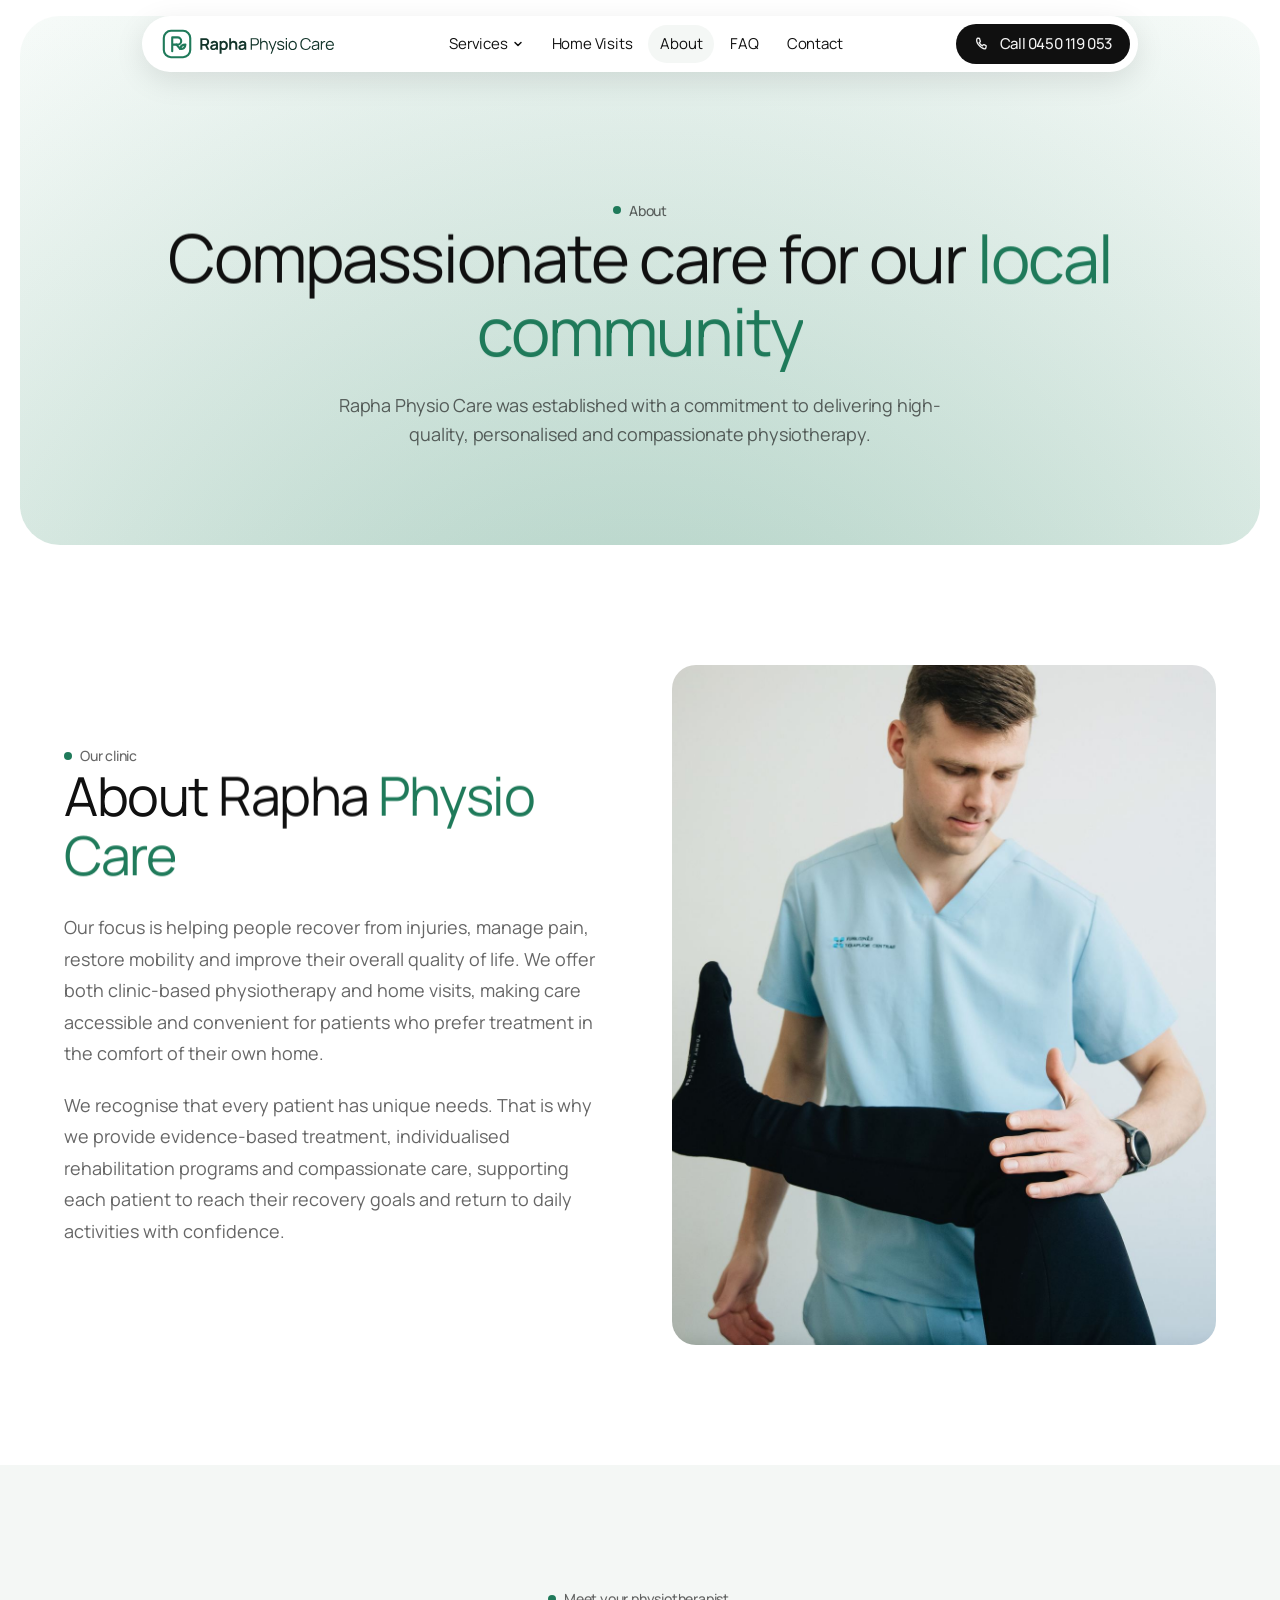
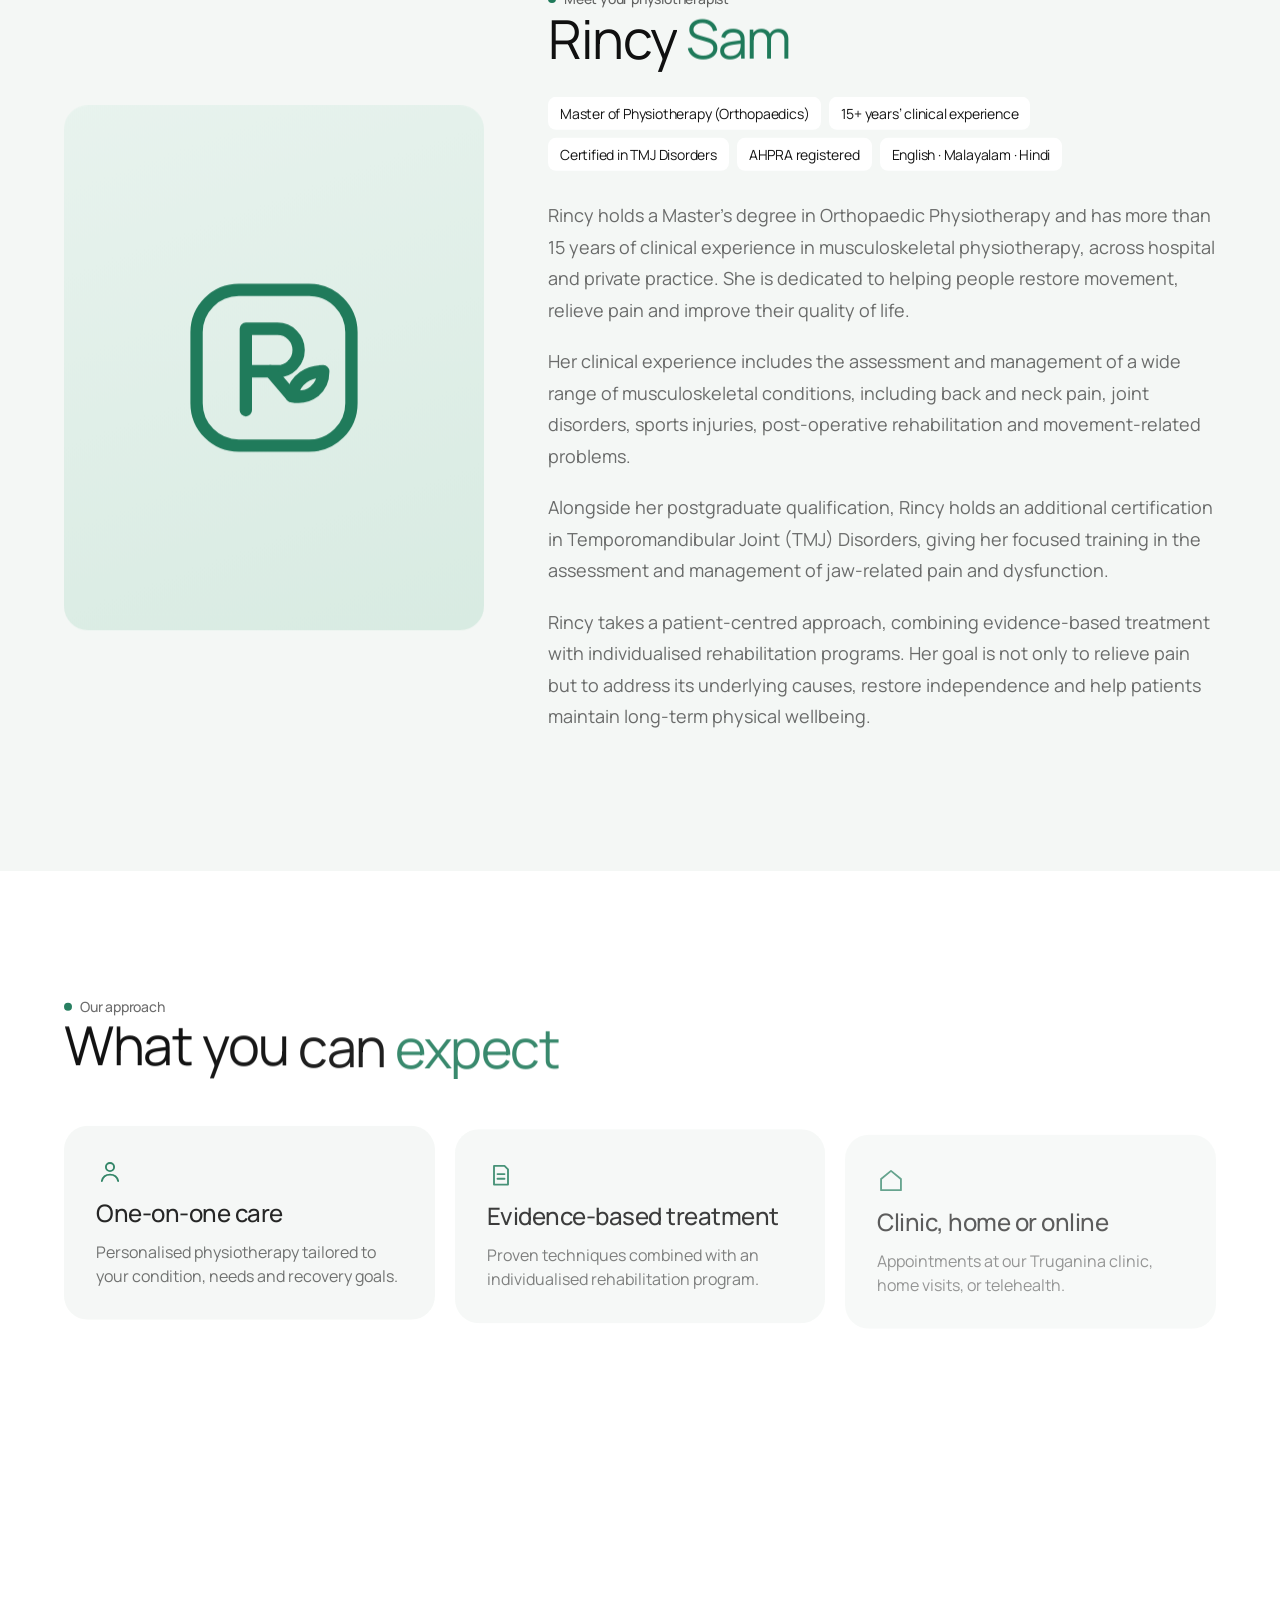
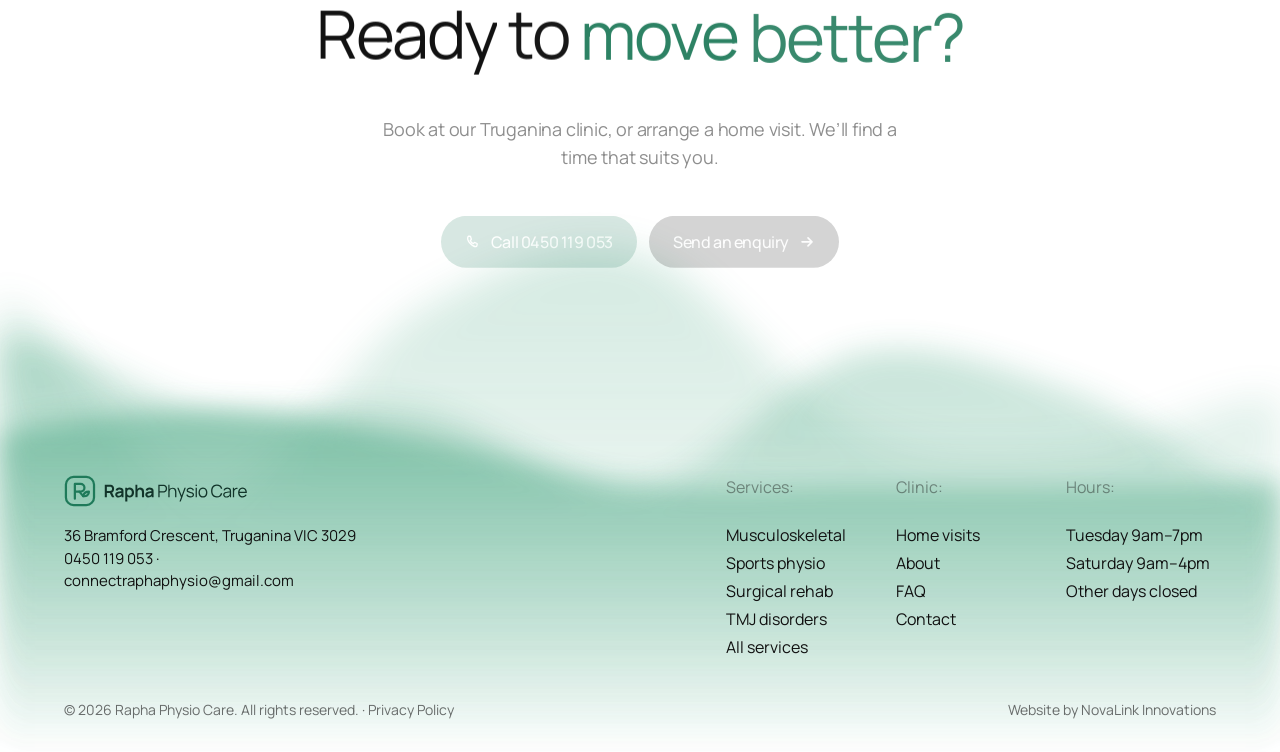
<file: about.html>
<!doctype html>
<html lang="en-AU" class="js">
<head>
<meta charset="utf-8">
<meta name="viewport" content="width=device-width, initial-scale=1">
<title>About Rincy Sam | Rapha Physio Care</title>
<meta name="description" content="Meet Rincy Sam, physiotherapist with a Master of Physiotherapy (Orthopaedics) and 15+ years’ clinical experience.">
<meta property="og:title" content="About Rincy Sam | Rapha Physio Care">
<meta property="og:description" content="Meet Rincy Sam, physiotherapist with a Master of Physiotherapy (Orthopaedics) and 15+ years’ clinical experience.">
<meta property="og:type" content="website">
<meta name="theme-color" content="#12342A">
<link rel="icon" href="assets/brand/favicon.svg" type="image/svg+xml">
<link rel="icon" href="assets/brand/favicon.ico" sizes="any">
<link rel="apple-touch-icon" href="assets/brand/apple-touch-icon-180.png">
<link rel="preload" href="assets/fonts/Manrope-var.woff2" as="font" type="font/woff2" crossorigin>
<link rel="stylesheet" href="assets/css/style.css">
</head>
<body>
<a class="skip" href="#main">Skip to content</a>
<header class="nav" aria-label="Main">
  <div class="nav__bar">
    <a class="nav__logo" href="index.html" aria-label="Rapha Physio Care home"><img src="assets/brand/rapha-logo-horizontal.svg" alt="Rapha Physio Care" width="190" height="30"></a>
    <ul class="nav__links">
      <li class="has-drop"><button class="nav__link" type="button" aria-expanded="false" aria-haspopup="true">Services <svg viewBox="0 0 12 12" fill="none" aria-hidden="true"><path d="M3 4.5 6 7.5l3-3" stroke="currentColor" stroke-width="1.5" stroke-linecap="round" stroke-linejoin="round"/></svg></button>
        <div class="nav__drop"><a href="services.html"><strong>All services</strong></a><a href="services.html#musculoskeletal">Musculoskeletal Physiotherapy</a><a href="services.html#sports">Sports Physiotherapy</a><a href="services.html#surgical-rehab">Pre- and Post-Surgical Rehab</a><a href="services.html#tmj">TMJ Disorders</a><a href="services.html#manual-therapy">Manual Therapy</a><a href="services.html#dry-needling">Dry Needling</a><a href="services.html#exercise-pilates">Exercise Rehab and Pilates</a><a href="services.html#telehealth">Telehealth</a></div></li>
      <li><a class="nav__link" href="home-visits.html">Home Visits</a></li>
      <li><a class="nav__link" href="about.html" aria-current="page">About</a></li>
      <li><a class="nav__link" href="faq.html">FAQ</a></li>
      <li><a class="nav__link" href="contact.html">Contact</a></li>
    </ul>
    <div class="nav__cta">
      <a class="btn btn--dark btn--sm" href="tel:0450119053"><svg viewBox="0 0 16 16" fill="none" aria-hidden="true"><path d="M5.6 2.5 4 2.2a1 1 0 0 0-1 .6c-.6 1.4-.4 3.6 1.6 6.1s4.6 3.9 6.3 3.9a1 1 0 0 0 .9-.8l.4-1.6a.8.8 0 0 0-.5-1l-1.8-.7a.8.8 0 0 0-.9.3l-.6.8a7 7 0 0 1-3.2-3.2l.8-.6a.8.8 0 0 0 .3-.9L5.6 3a.8.8 0 0 0-.1-.5Z" stroke="currentColor" stroke-width="1.3" stroke-linejoin="round"/></svg> Call 0450 119 053</a>
      <button class="nav__burger" type="button" aria-label="Open menu" aria-expanded="false"><span></span></button>
    </div>
  </div>
  <nav class="nav__mobile" aria-label="Mobile">
    <a href="services.html">Services</a>
    <div class="sub"><a href="services.html#musculoskeletal">Musculoskeletal Physiotherapy</a><a href="services.html#sports">Sports Physiotherapy</a><a href="services.html#surgical-rehab">Pre- and Post-Surgical Rehab</a><a href="services.html#tmj">TMJ Disorders</a><a href="services.html#manual-therapy">Manual Therapy</a><a href="services.html#dry-needling">Dry Needling</a><a href="services.html#exercise-pilates">Exercise Rehab and Pilates</a><a href="services.html#telehealth">Telehealth</a></div>
    <a href="home-visits.html">Home Visits</a>
    <a href="about.html">About</a>
    <a href="faq.html">FAQ</a>
    <a href="contact.html">Contact</a>
    <a class="btn btn--green" href="tel:0450119053"><svg viewBox="0 0 16 16" fill="none" aria-hidden="true"><path d="M5.6 2.5 4 2.2a1 1 0 0 0-1 .6c-.6 1.4-.4 3.6 1.6 6.1s4.6 3.9 6.3 3.9a1 1 0 0 0 .9-.8l.4-1.6a.8.8 0 0 0-.5-1l-1.8-.7a.8.8 0 0 0-.9.3l-.6.8a7 7 0 0 1-3.2-3.2l.8-.6a.8.8 0 0 0 .3-.9L5.6 3a.8.8 0 0 0-.1-.5Z" stroke="currentColor" stroke-width="1.3" stroke-linejoin="round"/></svg> Call 0450 119 053</a>
  </nav>
</header>
<main id="main">
<section class="page-hero">
  <div class="page-hero__card">
    <span class="eyebrow">About</span>
    <h1 class="h-display" data-split>Compassionate care for our <span class="accent">local community</span></h1>
    <p class="lead" data-reveal>Rapha Physio Care was established with a commitment to delivering high-quality, personalised and compassionate physiotherapy.</p>
  </div>
</section>

<section class="section">
  <div class="container two-col">
    <div>
      <span class="eyebrow" data-reveal>Our clinic</span>
      <h2 class="h-1" style="margin-bottom:28px" data-split>About Rapha <span class="accent">Physio Care</span></h2>
      <div class="prose" data-reveal>
        <p>Our focus is helping people recover from injuries, manage pain, restore mobility and improve their overall quality of life. We offer both clinic-based physiotherapy and home visits, making care accessible and convenient for patients who prefer treatment in the comfort of their own home.</p>
        <p>We recognise that every patient has unique needs. That is why we provide evidence-based treatment, individualised rehabilitation programs and compassionate care, supporting each patient to reach their recovery goals and return to daily activities with confidence.</p>
      </div>
    </div>
    <div class="media-rounded" style="aspect-ratio:4/5" data-reveal data-parallax><img src="assets/img/physio-knee-hold.jpg" alt="Physiotherapist assessing a patient’s knee" loading="lazy"></div>
  </div>
</section>

<section class="section" style="background:var(--soft)" id="rincy">
  <div class="container meet">
    <div class="meet__photo" data-reveal><img src="assets/brand/rapha-icon.svg" alt="" style="width:42%"></div>
    <div>
      <span class="eyebrow" data-reveal>Meet your physiotherapist</span>
      <h2 class="h-1" data-split>Rincy <span class="accent">Sam</span></h2>
      <div class="meet__creds" data-reveal><span class="chip" style="background:#fff">Master of Physiotherapy (Orthopaedics)</span><span class="chip" style="background:#fff">15+ years’ clinical experience</span><span class="chip" style="background:#fff">Certified in TMJ Disorders</span><span class="chip" style="background:#fff">AHPRA registered</span><span class="chip" style="background:#fff">English · Malayalam · Hindi</span></div>
      <div class="prose" data-reveal>
        <p>Rincy holds a Master’s degree in Orthopaedic Physiotherapy and has more than 15 years of clinical experience in musculoskeletal physiotherapy, across hospital and private practice. She is dedicated to helping people restore movement, relieve pain and improve their quality of life.</p>
        <p>Her clinical experience includes the assessment and management of a wide range of musculoskeletal conditions, including back and neck pain, joint disorders, sports injuries, post-operative rehabilitation and movement-related problems.</p>
        <p>Alongside her postgraduate qualification, Rincy holds an additional certification in Temporomandibular Joint (TMJ) Disorders, giving her focused training in the assessment and management of jaw-related pain and dysfunction.</p>
        <p>Rincy takes a patient-centred approach, combining evidence-based treatment with individualised rehabilitation programs. Her goal is not only to relieve pain but to address its underlying causes, restore independence and help patients maintain long-term physical wellbeing.</p>
      </div>
    </div>
  </div>
</section>

<section class="section">
  <div class="container">
    <span class="eyebrow" data-reveal>Our approach</span>
    <h2 class="h-1" style="margin-bottom:48px" data-split>What you can <span class="accent">expect</span></h2>
    <div class="info-grid">
      <div class="info-card" data-reveal><svg viewBox="0 0 24 24" fill="none" aria-hidden="true"><circle cx="12" cy="8" r="3.5" stroke="currentColor" stroke-width="1.6"/><path d="M5 20c.8-3.6 3.6-5.5 7-5.5s6.2 1.9 7 5.5" stroke="currentColor" stroke-width="1.6" stroke-linecap="round"/></svg><h3 class="h-3">One-on-one care</h3><p class="text-muted">Personalised physiotherapy tailored to your condition, needs and recovery goals.</p></div>
      <div class="info-card" data-reveal><svg viewBox="0 0 24 24" fill="none" aria-hidden="true"><path d="M6 4h9l3 3v13H6V4Z" stroke="currentColor" stroke-width="1.6" stroke-linejoin="round"/><path d="M9 11h6M9 15h6" stroke="currentColor" stroke-width="1.6" stroke-linecap="round"/></svg><h3 class="h-3">Evidence-based treatment</h3><p class="text-muted">Proven techniques combined with an individualised rehabilitation program.</p></div>
      <div class="info-card" data-reveal><svg viewBox="0 0 24 24" fill="none" aria-hidden="true"><path d="M3.5 10.5 12 3.5l8.5 7V20h-17v-9.5Z" stroke="currentColor" stroke-width="1.6" stroke-linejoin="round"/></svg><h3 class="h-3">Clinic, home or online</h3><p class="text-muted">Appointments at our Truganina clinic, home visits, or telehealth.</p></div>
    </div>
  </div>
</section>
</main>
<footer class="site-footer" aria-labelledby="cta-title">
  <div class="waves" id="waves" aria-hidden="true"></div>
  <div class="site-footer__cta">
    <h2 class="h-display" id="cta-title" data-split>Ready to <span class="accent">move better?</span></h2>
    <p class="lead" data-reveal>Book at our Truganina clinic, or arrange a home visit. We’ll find a time that suits you.</p>
    <div class="cta__btns" data-reveal>
      <a class="btn btn--green" href="tel:0450119053"><svg viewBox="0 0 16 16" fill="none" aria-hidden="true"><path d="M5.6 2.5 4 2.2a1 1 0 0 0-1 .6c-.6 1.4-.4 3.6 1.6 6.1s4.6 3.9 6.3 3.9a1 1 0 0 0 .9-.8l.4-1.6a.8.8 0 0 0-.5-1l-1.8-.7a.8.8 0 0 0-.9.3l-.6.8a7 7 0 0 1-3.2-3.2l.8-.6a.8.8 0 0 0 .3-.9L5.6 3a.8.8 0 0 0-.1-.5Z" stroke="currentColor" stroke-width="1.3" stroke-linejoin="round"/></svg> Call 0450 119 053</a>
      <a class="btn btn--dark" href="contact.html#enquiry">Send an enquiry <svg viewBox="0 0 16 16" fill="none" aria-hidden="true"><path d="M3 8h10M9 4l4 4-4 4" stroke="currentColor" stroke-width="1.6" stroke-linecap="round" stroke-linejoin="round"/></svg></a>
    </div>
  </div>
  <div class="container">
    <div class="site-footer__main">
      <div class="site-footer__brand">
        <img src="assets/brand/rapha-logo-horizontal.svg" alt="Rapha Physio Care" width="203" height="32">
        <p>36 Bramford Crescent, Truganina VIC 3029<br><a href="tel:0450119053">0450 119 053</a> · <a href="mailto:connectraphaphysio@gmail.com">connectraphaphysio@gmail.com</a></p>
      </div>
      <div class="site-footer__cols">
        <div class="site-footer__col"><h4>Services:</h4><ul>
          <li><a href="services.html#musculoskeletal">Musculoskeletal</a></li>
          <li><a href="services.html#sports">Sports physio</a></li>
          <li><a href="services.html#surgical-rehab">Surgical rehab</a></li>
          <li><a href="services.html#tmj">TMJ disorders</a></li>
          <li><a href="services.html">All services</a></li></ul></div>
        <div class="site-footer__col"><h4>Clinic:</h4><ul>
          <li><a href="home-visits.html">Home visits</a></li>
          <li><a href="about.html">About</a></li>
          <li><a href="faq.html">FAQ</a></li>
          <li><a href="contact.html">Contact</a></li></ul></div>
        <div class="site-footer__col"><h4>Hours:</h4><ul>
          <li>Tuesday 9am–7pm</li>
          <li>Saturday 9am–4pm</li>
          <li>Other days closed</li></ul></div>
      </div>
    </div>
    <div class="site-footer__bottom">
      <span>© <span data-year>2026</span> Rapha Physio Care. All rights reserved. · <a href="privacy.html">Privacy Policy</a></span>
      <span>Website by <a href="https://novalinkinnovations.com" rel="noopener">NovaLink Innovations</a></span>
    </div>
  </div>
</footer>
<script src="assets/vendor/gsap.min.js" defer></script>
<script src="assets/vendor/ScrollTrigger.min.js" defer></script>
<script src="assets/vendor/lenis.min.js" defer></script>
<script src="assets/js/main.js" defer></script>
</body>
</html>
</file>
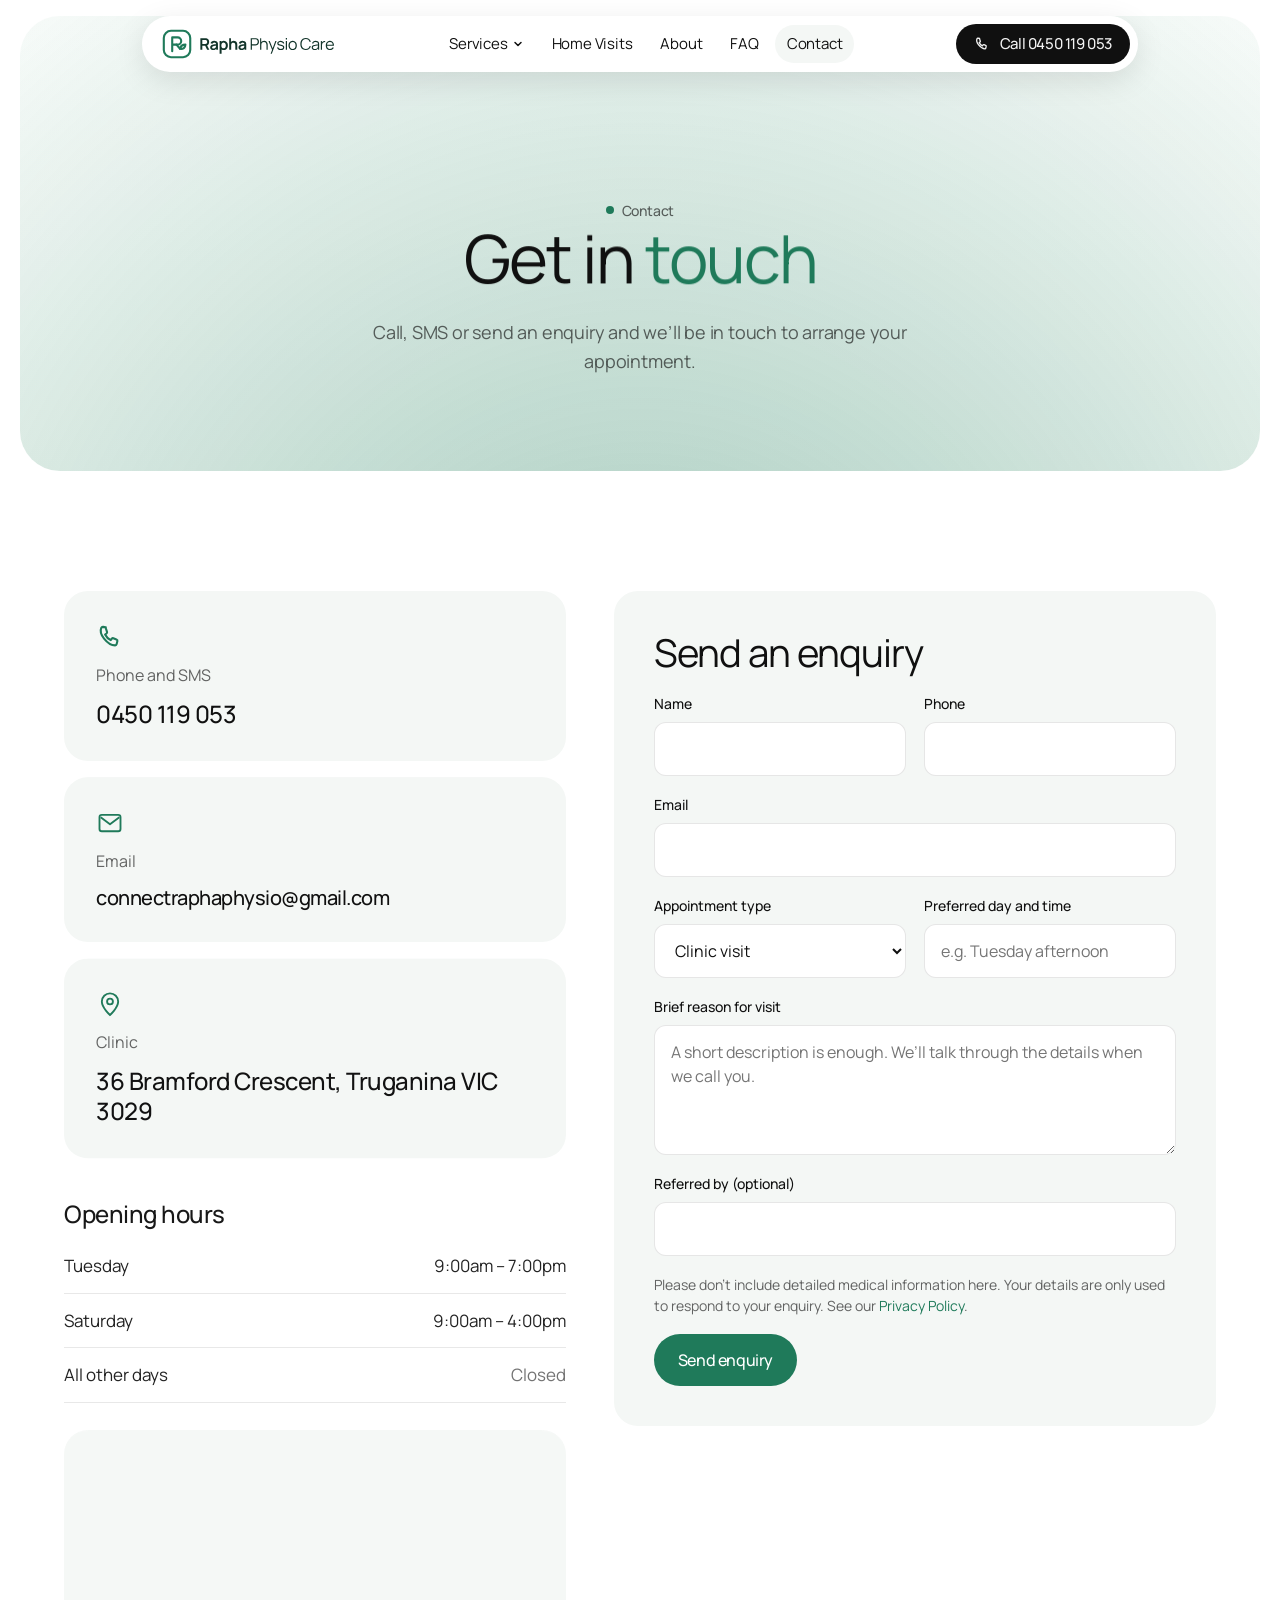
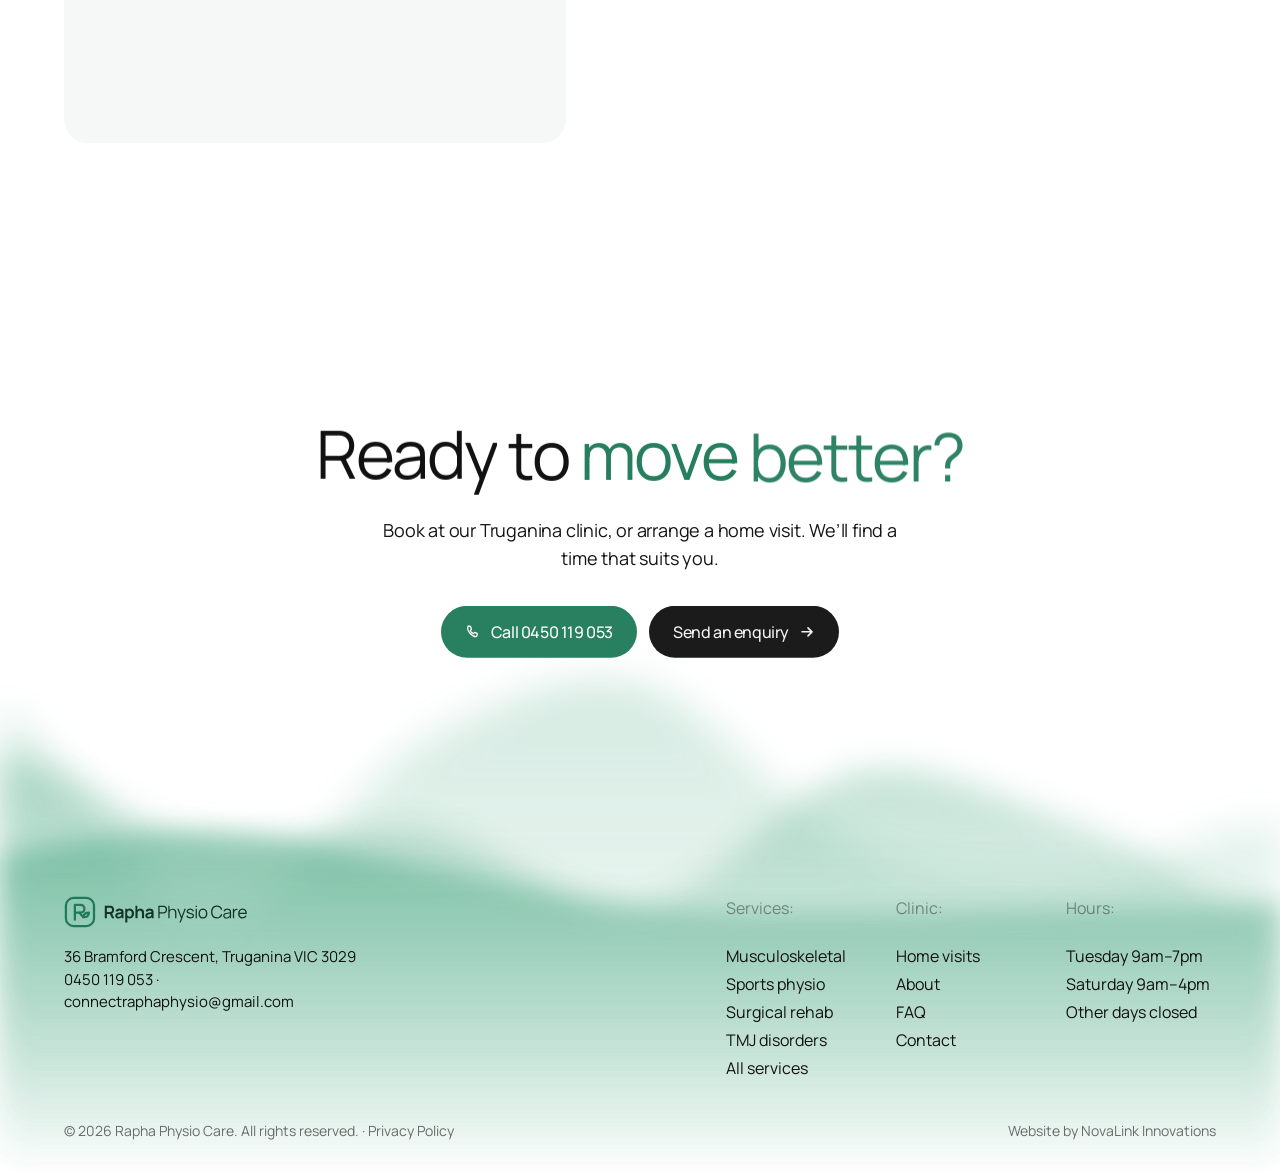
<file: contact.html>
<!doctype html>
<html lang="en-AU" class="js">
<head>
<meta charset="utf-8">
<meta name="viewport" content="width=device-width, initial-scale=1">
<title>Contact & Opening Hours | Rapha Physio Care</title>
<meta name="description" content="Call 0450 119 053 or send an enquiry. Open Tuesday 9am–7pm and Saturday 9am–4pm at 36 Bramford Crescent, Truganina.">
<meta property="og:title" content="Contact & Opening Hours | Rapha Physio Care">
<meta property="og:description" content="Call 0450 119 053 or send an enquiry. Open Tuesday 9am–7pm and Saturday 9am–4pm at 36 Bramford Crescent, Truganina.">
<meta property="og:type" content="website">
<meta name="theme-color" content="#12342A">
<link rel="icon" href="assets/brand/favicon.svg" type="image/svg+xml">
<link rel="icon" href="assets/brand/favicon.ico" sizes="any">
<link rel="apple-touch-icon" href="assets/brand/apple-touch-icon-180.png">
<link rel="preload" href="assets/fonts/Manrope-var.woff2" as="font" type="font/woff2" crossorigin>
<link rel="stylesheet" href="assets/css/style.css">
</head>
<body>
<a class="skip" href="#main">Skip to content</a>
<header class="nav" aria-label="Main">
  <div class="nav__bar">
    <a class="nav__logo" href="index.html" aria-label="Rapha Physio Care home"><img src="assets/brand/rapha-logo-horizontal.svg" alt="Rapha Physio Care" width="190" height="30"></a>
    <ul class="nav__links">
      <li class="has-drop"><button class="nav__link" type="button" aria-expanded="false" aria-haspopup="true">Services <svg viewBox="0 0 12 12" fill="none" aria-hidden="true"><path d="M3 4.5 6 7.5l3-3" stroke="currentColor" stroke-width="1.5" stroke-linecap="round" stroke-linejoin="round"/></svg></button>
        <div class="nav__drop"><a href="services.html"><strong>All services</strong></a><a href="services.html#musculoskeletal">Musculoskeletal Physiotherapy</a><a href="services.html#sports">Sports Physiotherapy</a><a href="services.html#surgical-rehab">Pre- and Post-Surgical Rehab</a><a href="services.html#tmj">TMJ Disorders</a><a href="services.html#manual-therapy">Manual Therapy</a><a href="services.html#dry-needling">Dry Needling</a><a href="services.html#exercise-pilates">Exercise Rehab and Pilates</a><a href="services.html#telehealth">Telehealth</a></div></li>
      <li><a class="nav__link" href="home-visits.html">Home Visits</a></li>
      <li><a class="nav__link" href="about.html">About</a></li>
      <li><a class="nav__link" href="faq.html">FAQ</a></li>
      <li><a class="nav__link" href="contact.html" aria-current="page">Contact</a></li>
    </ul>
    <div class="nav__cta">
      <a class="btn btn--dark btn--sm" href="tel:0450119053"><svg viewBox="0 0 16 16" fill="none" aria-hidden="true"><path d="M5.6 2.5 4 2.2a1 1 0 0 0-1 .6c-.6 1.4-.4 3.6 1.6 6.1s4.6 3.9 6.3 3.9a1 1 0 0 0 .9-.8l.4-1.6a.8.8 0 0 0-.5-1l-1.8-.7a.8.8 0 0 0-.9.3l-.6.8a7 7 0 0 1-3.2-3.2l.8-.6a.8.8 0 0 0 .3-.9L5.6 3a.8.8 0 0 0-.1-.5Z" stroke="currentColor" stroke-width="1.3" stroke-linejoin="round"/></svg> Call 0450 119 053</a>
      <button class="nav__burger" type="button" aria-label="Open menu" aria-expanded="false"><span></span></button>
    </div>
  </div>
  <nav class="nav__mobile" aria-label="Mobile">
    <a href="services.html">Services</a>
    <div class="sub"><a href="services.html#musculoskeletal">Musculoskeletal Physiotherapy</a><a href="services.html#sports">Sports Physiotherapy</a><a href="services.html#surgical-rehab">Pre- and Post-Surgical Rehab</a><a href="services.html#tmj">TMJ Disorders</a><a href="services.html#manual-therapy">Manual Therapy</a><a href="services.html#dry-needling">Dry Needling</a><a href="services.html#exercise-pilates">Exercise Rehab and Pilates</a><a href="services.html#telehealth">Telehealth</a></div>
    <a href="home-visits.html">Home Visits</a>
    <a href="about.html">About</a>
    <a href="faq.html">FAQ</a>
    <a href="contact.html">Contact</a>
    <a class="btn btn--green" href="tel:0450119053"><svg viewBox="0 0 16 16" fill="none" aria-hidden="true"><path d="M5.6 2.5 4 2.2a1 1 0 0 0-1 .6c-.6 1.4-.4 3.6 1.6 6.1s4.6 3.9 6.3 3.9a1 1 0 0 0 .9-.8l.4-1.6a.8.8 0 0 0-.5-1l-1.8-.7a.8.8 0 0 0-.9.3l-.6.8a7 7 0 0 1-3.2-3.2l.8-.6a.8.8 0 0 0 .3-.9L5.6 3a.8.8 0 0 0-.1-.5Z" stroke="currentColor" stroke-width="1.3" stroke-linejoin="round"/></svg> Call 0450 119 053</a>
  </nav>
</header>
<main id="main">
<section class="page-hero">
  <div class="page-hero__card">
    <span class="eyebrow">Contact</span>
    <h1 class="h-display" data-split>Get in <span class="accent">touch</span></h1>
    <p class="lead" data-reveal>Call, SMS or send an enquiry and we’ll be in touch to arrange your appointment.</p>
  </div>
</section>

<section class="section">
  <div class="container contact">
    <div>
      <div class="info-grid" style="grid-template-columns:1fr;gap:16px">
        <a class="info-card" href="tel:0450119053" data-reveal><svg viewBox="0 0 16 16" fill="none" aria-hidden="true"><path d="M5.6 2.5 4 2.2a1 1 0 0 0-1 .6c-.6 1.4-.4 3.6 1.6 6.1s4.6 3.9 6.3 3.9a1 1 0 0 0 .9-.8l.4-1.6a.8.8 0 0 0-.5-1l-1.8-.7a.8.8 0 0 0-.9.3l-.6.8a7 7 0 0 1-3.2-3.2l.8-.6a.8.8 0 0 0 .3-.9L5.6 3a.8.8 0 0 0-.1-.5Z" stroke="currentColor" stroke-width="1.2" stroke-linejoin="round"/></svg><span class="text-muted">Phone and SMS</span><span class="h-3">0450 119 053</span></a>
        <a class="info-card" href="mailto:connectraphaphysio@gmail.com" data-reveal><svg viewBox="0 0 24 24" fill="none" aria-hidden="true"><rect x="3" y="5" width="18" height="14" rx="2" stroke="currentColor" stroke-width="1.6"/><path d="m4 7 8 6 8-6" stroke="currentColor" stroke-width="1.6" stroke-linejoin="round"/></svg><span class="text-muted">Email</span><span class="h-3" style="font-size:20px;word-break:break-all">connectraphaphysio@gmail.com</span></a>
        <div class="info-card" data-reveal><svg viewBox="0 0 24 24" fill="none" aria-hidden="true"><path d="M12 21s-7-6.2-7-11.5A7 7 0 0 1 19 9.5C19 14.8 12 21 12 21Z" stroke="currentColor" stroke-width="1.6"/><circle cx="12" cy="9.5" r="2.5" stroke="currentColor" stroke-width="1.6"/></svg><span class="text-muted">Clinic</span><span class="h-3">36 Bramford Crescent, Truganina VIC 3029</span></div>
      </div>
      <h2 class="h-3" style="margin:40px 0 8px" data-reveal>Opening hours</h2>
      <table class="hours" data-reveal>
        <tr><td>Tuesday</td><td>9:00am – 7:00pm</td></tr>
        <tr><td>Saturday</td><td>9:00am – 4:00pm</td></tr>
        <tr><td>All other days</td><td class="text-muted">Closed</td></tr>
      </table>
      <div class="map" data-reveal><iframe title="Map showing Rapha Physio Care, 36 Bramford Crescent, Truganina" src="https://www.google.com/maps?q=36+Bramford+Crescent,+Truganina+VIC+3029&amp;output=embed" loading="lazy" referrerpolicy="no-referrer-when-downgrade"></iframe></div>
    </div>

    <div id="enquiry">
      <form class="form" id="enquiry-form" action="contact.php" method="post" novalidate data-reveal>
        <div class="field--full"><h2 class="h-2">Send an enquiry</h2></div>
        <div class="field"><label for="f-name">Name</label><input id="f-name" name="name" type="text" autocomplete="name" required></div>
        <div class="field"><label for="f-phone">Phone</label><input id="f-phone" name="phone" type="tel" autocomplete="tel" required></div>
        <div class="field field--full"><label for="f-email">Email</label><input id="f-email" name="email" type="email" autocomplete="email" required></div>
        <div class="field"><label for="f-type">Appointment type</label><select id="f-type" name="type"><option>Clinic visit</option><option>Home visit</option><option>Telehealth</option><option>Not sure</option></select></div>
        <div class="field"><label for="f-time">Preferred day and time</label><input id="f-time" name="preferred_time" type="text" placeholder="e.g. Tuesday afternoon"></div>
        <div class="field field--full"><label for="f-reason">Brief reason for visit</label><textarea id="f-reason" name="reason" placeholder="A short description is enough. We’ll talk through the details when we call you."></textarea></div>
        <div class="field field--full"><label for="f-ref">Referred by (optional)</label><input id="f-ref" name="referred_by" type="text"></div>
        <label class="hp" aria-hidden="true">Leave this empty<input type="text" name="website" tabindex="-1" autocomplete="off"></label>
        <p class="form__note">Please don’t include detailed medical information here. Your details are only used to respond to your enquiry. See our <a href="privacy.html" class="accent">Privacy Policy</a>.</p>
        <div class="form__status" role="status" aria-live="polite"></div>
        <div class="field--full"><button class="btn btn--green" type="submit">Send enquiry</button></div>
      </form>
    </div>
  </div>
</section>
</main>
<footer class="site-footer" aria-labelledby="cta-title">
  <div class="waves" id="waves" aria-hidden="true"></div>
  <div class="site-footer__cta">
    <h2 class="h-display" id="cta-title" data-split>Ready to <span class="accent">move better?</span></h2>
    <p class="lead" data-reveal>Book at our Truganina clinic, or arrange a home visit. We’ll find a time that suits you.</p>
    <div class="cta__btns" data-reveal>
      <a class="btn btn--green" href="tel:0450119053"><svg viewBox="0 0 16 16" fill="none" aria-hidden="true"><path d="M5.6 2.5 4 2.2a1 1 0 0 0-1 .6c-.6 1.4-.4 3.6 1.6 6.1s4.6 3.9 6.3 3.9a1 1 0 0 0 .9-.8l.4-1.6a.8.8 0 0 0-.5-1l-1.8-.7a.8.8 0 0 0-.9.3l-.6.8a7 7 0 0 1-3.2-3.2l.8-.6a.8.8 0 0 0 .3-.9L5.6 3a.8.8 0 0 0-.1-.5Z" stroke="currentColor" stroke-width="1.3" stroke-linejoin="round"/></svg> Call 0450 119 053</a>
      <a class="btn btn--dark" href="contact.html#enquiry">Send an enquiry <svg viewBox="0 0 16 16" fill="none" aria-hidden="true"><path d="M3 8h10M9 4l4 4-4 4" stroke="currentColor" stroke-width="1.6" stroke-linecap="round" stroke-linejoin="round"/></svg></a>
    </div>
  </div>
  <div class="container">
    <div class="site-footer__main">
      <div class="site-footer__brand">
        <img src="assets/brand/rapha-logo-horizontal.svg" alt="Rapha Physio Care" width="203" height="32">
        <p>36 Bramford Crescent, Truganina VIC 3029<br><a href="tel:0450119053">0450 119 053</a> · <a href="mailto:connectraphaphysio@gmail.com">connectraphaphysio@gmail.com</a></p>
      </div>
      <div class="site-footer__cols">
        <div class="site-footer__col"><h4>Services:</h4><ul>
          <li><a href="services.html#musculoskeletal">Musculoskeletal</a></li>
          <li><a href="services.html#sports">Sports physio</a></li>
          <li><a href="services.html#surgical-rehab">Surgical rehab</a></li>
          <li><a href="services.html#tmj">TMJ disorders</a></li>
          <li><a href="services.html">All services</a></li></ul></div>
        <div class="site-footer__col"><h4>Clinic:</h4><ul>
          <li><a href="home-visits.html">Home visits</a></li>
          <li><a href="about.html">About</a></li>
          <li><a href="faq.html">FAQ</a></li>
          <li><a href="contact.html">Contact</a></li></ul></div>
        <div class="site-footer__col"><h4>Hours:</h4><ul>
          <li>Tuesday 9am–7pm</li>
          <li>Saturday 9am–4pm</li>
          <li>Other days closed</li></ul></div>
      </div>
    </div>
    <div class="site-footer__bottom">
      <span>© <span data-year>2026</span> Rapha Physio Care. All rights reserved. · <a href="privacy.html">Privacy Policy</a></span>
      <span>Website by <a href="https://novalinkinnovations.com" rel="noopener">NovaLink Innovations</a></span>
    </div>
  </div>
</footer>
<script src="assets/vendor/gsap.min.js" defer></script>
<script src="assets/vendor/ScrollTrigger.min.js" defer></script>
<script src="assets/vendor/lenis.min.js" defer></script>
<script src="assets/js/main.js" defer></script>
</body>
</html>
</file>
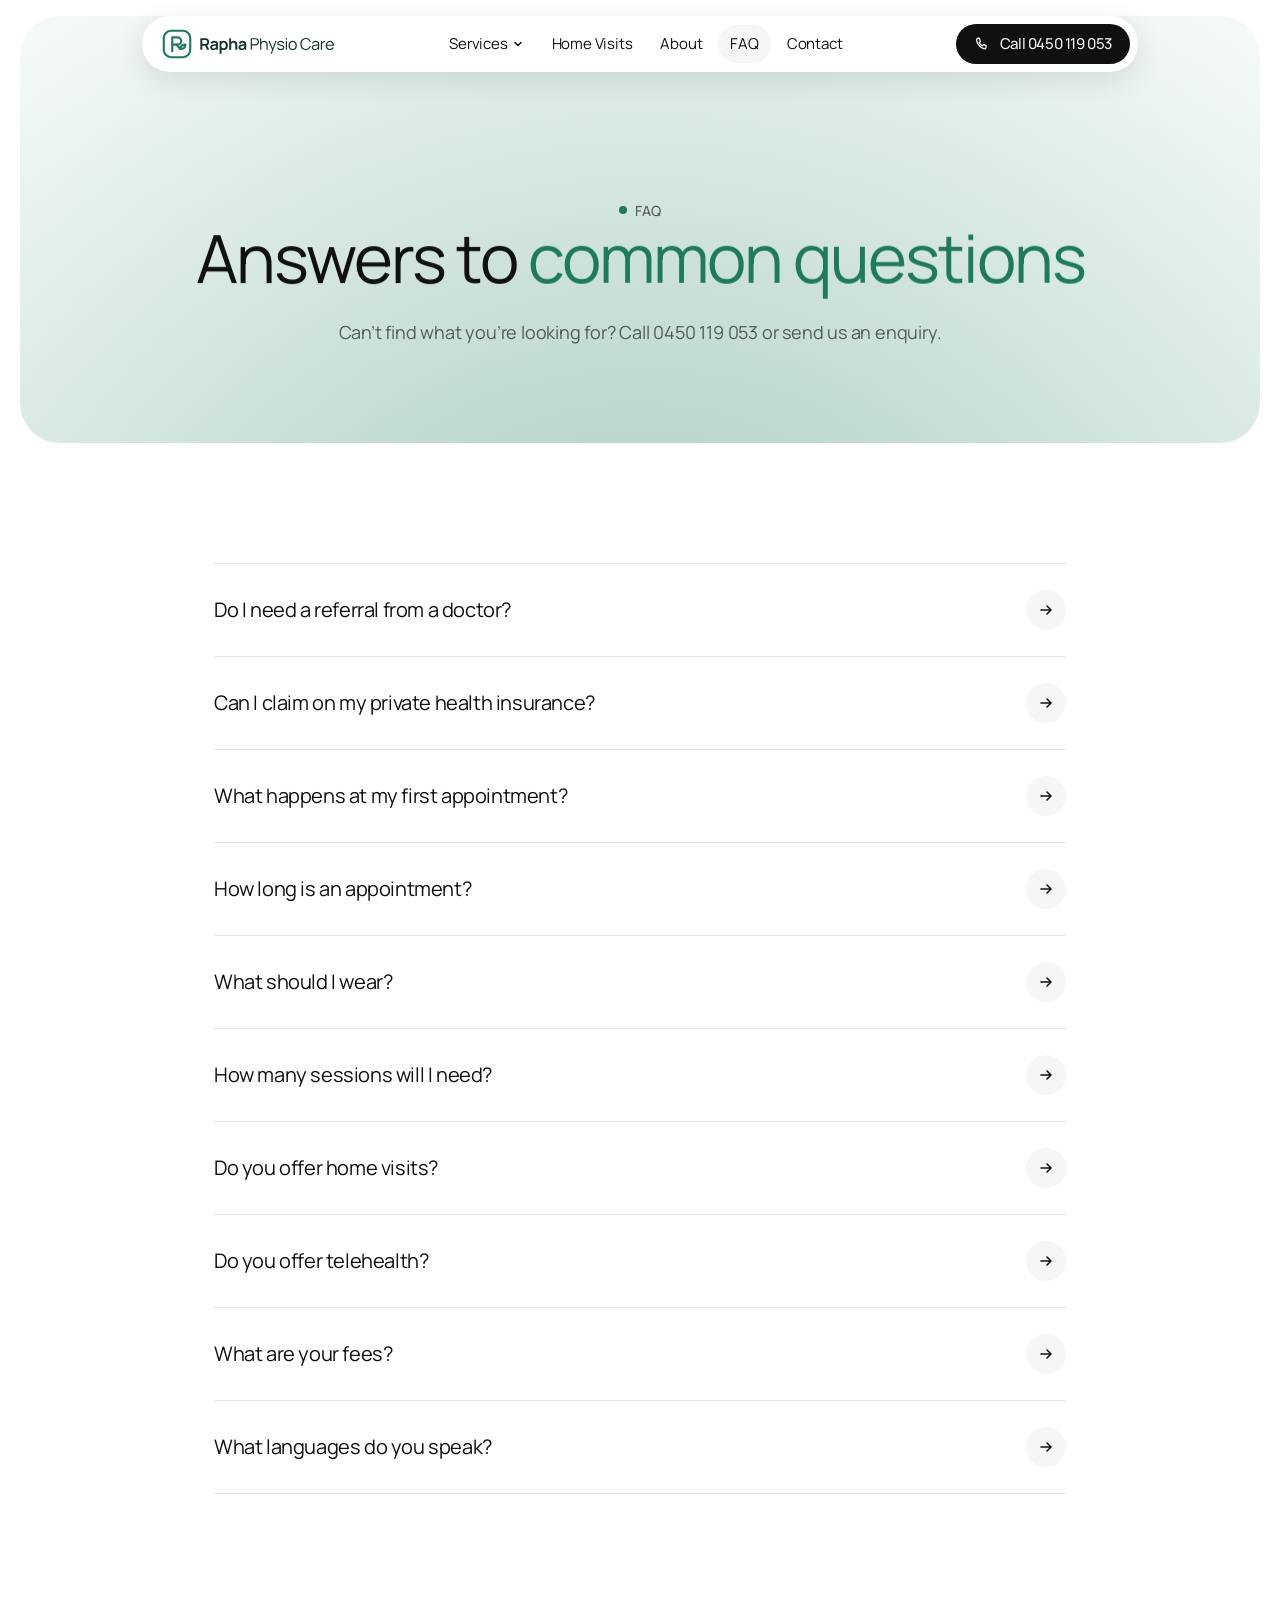
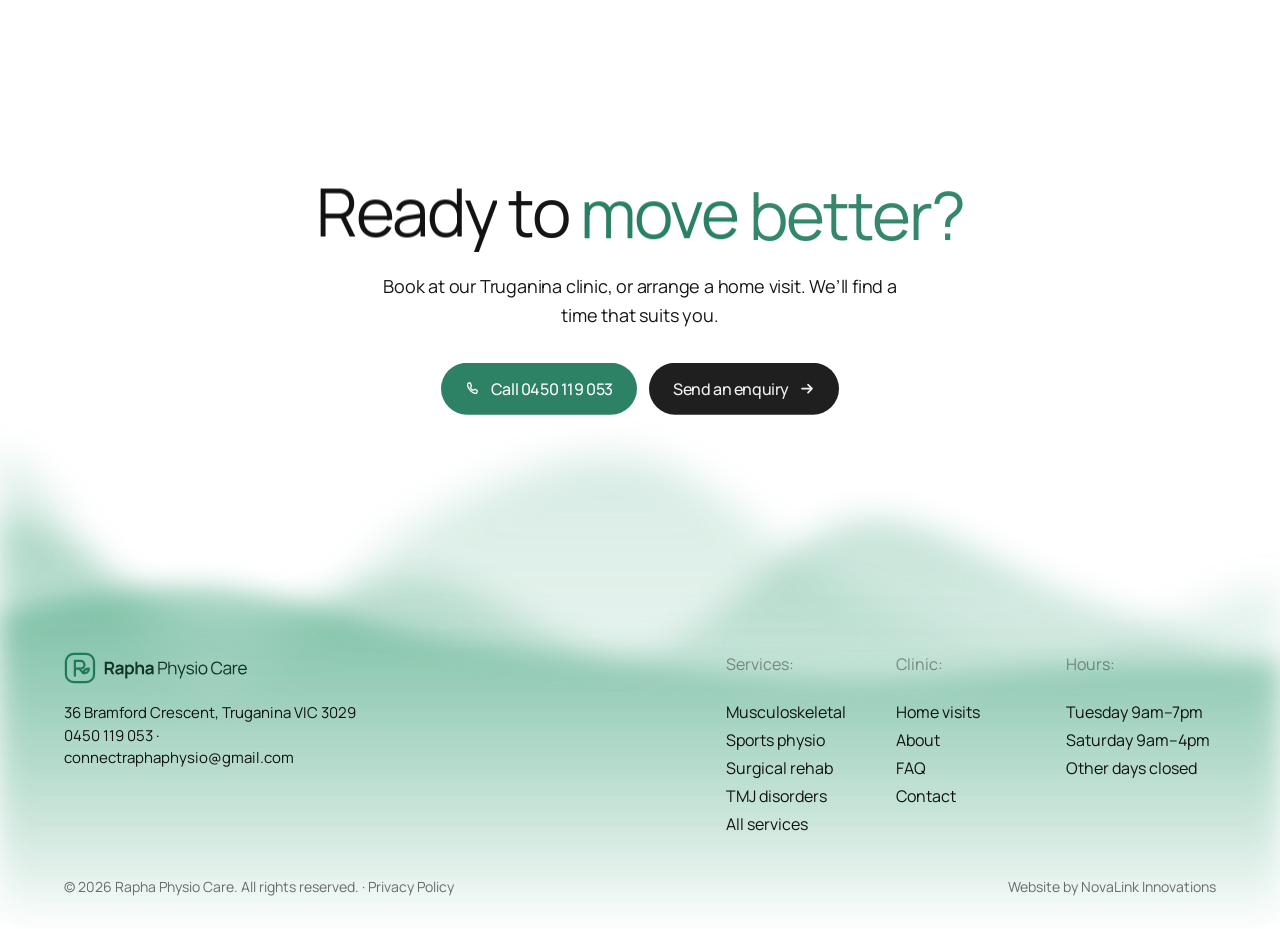
<file: faq.html>
<!doctype html>
<html lang="en-AU" class="js">
<head>
<meta charset="utf-8">
<meta name="viewport" content="width=device-width, initial-scale=1">
<title>FAQ | Rapha Physio Care</title>
<meta name="description" content="Answers to common questions about physiotherapy appointments, referrals, home visits and fees at Rapha Physio Care.">
<meta property="og:title" content="FAQ | Rapha Physio Care">
<meta property="og:description" content="Answers to common questions about physiotherapy appointments, referrals, home visits and fees at Rapha Physio Care.">
<meta property="og:type" content="website">
<meta name="theme-color" content="#12342A">
<link rel="icon" href="assets/brand/favicon.svg" type="image/svg+xml">
<link rel="icon" href="assets/brand/favicon.ico" sizes="any">
<link rel="apple-touch-icon" href="assets/brand/apple-touch-icon-180.png">
<link rel="preload" href="assets/fonts/Manrope-var.woff2" as="font" type="font/woff2" crossorigin>
<link rel="stylesheet" href="assets/css/style.css">
</head>
<body>
<a class="skip" href="#main">Skip to content</a>
<header class="nav" aria-label="Main">
  <div class="nav__bar">
    <a class="nav__logo" href="index.html" aria-label="Rapha Physio Care home"><img src="assets/brand/rapha-logo-horizontal.svg" alt="Rapha Physio Care" width="190" height="30"></a>
    <ul class="nav__links">
      <li class="has-drop"><button class="nav__link" type="button" aria-expanded="false" aria-haspopup="true">Services <svg viewBox="0 0 12 12" fill="none" aria-hidden="true"><path d="M3 4.5 6 7.5l3-3" stroke="currentColor" stroke-width="1.5" stroke-linecap="round" stroke-linejoin="round"/></svg></button>
        <div class="nav__drop"><a href="services.html"><strong>All services</strong></a><a href="services.html#musculoskeletal">Musculoskeletal Physiotherapy</a><a href="services.html#sports">Sports Physiotherapy</a><a href="services.html#surgical-rehab">Pre- and Post-Surgical Rehab</a><a href="services.html#tmj">TMJ Disorders</a><a href="services.html#manual-therapy">Manual Therapy</a><a href="services.html#dry-needling">Dry Needling</a><a href="services.html#exercise-pilates">Exercise Rehab and Pilates</a><a href="services.html#telehealth">Telehealth</a></div></li>
      <li><a class="nav__link" href="home-visits.html">Home Visits</a></li>
      <li><a class="nav__link" href="about.html">About</a></li>
      <li><a class="nav__link" href="faq.html" aria-current="page">FAQ</a></li>
      <li><a class="nav__link" href="contact.html">Contact</a></li>
    </ul>
    <div class="nav__cta">
      <a class="btn btn--dark btn--sm" href="tel:0450119053"><svg viewBox="0 0 16 16" fill="none" aria-hidden="true"><path d="M5.6 2.5 4 2.2a1 1 0 0 0-1 .6c-.6 1.4-.4 3.6 1.6 6.1s4.6 3.9 6.3 3.9a1 1 0 0 0 .9-.8l.4-1.6a.8.8 0 0 0-.5-1l-1.8-.7a.8.8 0 0 0-.9.3l-.6.8a7 7 0 0 1-3.2-3.2l.8-.6a.8.8 0 0 0 .3-.9L5.6 3a.8.8 0 0 0-.1-.5Z" stroke="currentColor" stroke-width="1.3" stroke-linejoin="round"/></svg> Call 0450 119 053</a>
      <button class="nav__burger" type="button" aria-label="Open menu" aria-expanded="false"><span></span></button>
    </div>
  </div>
  <nav class="nav__mobile" aria-label="Mobile">
    <a href="services.html">Services</a>
    <div class="sub"><a href="services.html#musculoskeletal">Musculoskeletal Physiotherapy</a><a href="services.html#sports">Sports Physiotherapy</a><a href="services.html#surgical-rehab">Pre- and Post-Surgical Rehab</a><a href="services.html#tmj">TMJ Disorders</a><a href="services.html#manual-therapy">Manual Therapy</a><a href="services.html#dry-needling">Dry Needling</a><a href="services.html#exercise-pilates">Exercise Rehab and Pilates</a><a href="services.html#telehealth">Telehealth</a></div>
    <a href="home-visits.html">Home Visits</a>
    <a href="about.html">About</a>
    <a href="faq.html">FAQ</a>
    <a href="contact.html">Contact</a>
    <a class="btn btn--green" href="tel:0450119053"><svg viewBox="0 0 16 16" fill="none" aria-hidden="true"><path d="M5.6 2.5 4 2.2a1 1 0 0 0-1 .6c-.6 1.4-.4 3.6 1.6 6.1s4.6 3.9 6.3 3.9a1 1 0 0 0 .9-.8l.4-1.6a.8.8 0 0 0-.5-1l-1.8-.7a.8.8 0 0 0-.9.3l-.6.8a7 7 0 0 1-3.2-3.2l.8-.6a.8.8 0 0 0 .3-.9L5.6 3a.8.8 0 0 0-.1-.5Z" stroke="currentColor" stroke-width="1.3" stroke-linejoin="round"/></svg> Call 0450 119 053</a>
  </nav>
</header>
<main id="main">
<section class="page-hero">
  <div class="page-hero__card">
    <span class="eyebrow">FAQ</span>
    <h1 class="h-display" data-split>Answers to <span class="accent">common questions</span></h1>
    <p class="lead" data-reveal>Can’t find what you’re looking for? Call 0450 119 053 or send us an enquiry.</p>
  </div>
</section>

<section class="section">
  <div class="container" style="max-width:900px">
    <div class="faq__list" data-reveal>
      <div class="faq__item"><button class="faq__q" aria-expanded="false">Do I need a referral from a doctor?<span class="faq__icon"><svg viewBox="0 0 16 16" fill="none" aria-hidden="true"><path d="M3 8h10M9 4l4 4-4 4" stroke="currentColor" stroke-width="1.6" stroke-linecap="round" stroke-linejoin="round"/></svg></span></button><div class="faq__a"><div><p>No. You can book directly with a physiotherapist without a doctor’s referral. If you are using a Medicare care plan or another funding scheme, please contact us before your appointment so we can tell you what to bring.</p></div></div></div>
      <div class="faq__item"><button class="faq__q" aria-expanded="false">Can I claim on my private health insurance?<span class="faq__icon"><svg viewBox="0 0 16 16" fill="none" aria-hidden="true"><path d="M3 8h10M9 4l4 4-4 4" stroke="currentColor" stroke-width="1.6" stroke-linecap="round" stroke-linejoin="round"/></svg></span></button><div class="faq__a"><div><p>If your extras cover includes physiotherapy, you may be able to claim part of your consultation. Please contact us to check the claiming options available, and check your level of cover with your health fund.</p></div></div></div>
      <div class="faq__item"><button class="faq__q" aria-expanded="false">What happens at my first appointment?<span class="faq__icon"><svg viewBox="0 0 16 16" fill="none" aria-hidden="true"><path d="M3 8h10M9 4l4 4-4 4" stroke="currentColor" stroke-width="1.6" stroke-linecap="round" stroke-linejoin="round"/></svg></span></button><div class="faq__a"><div><p>Your first visit includes a detailed assessment of your condition, medical history and goals. Rincy will explain what is causing your symptoms, begin treatment and create a plan to support your recovery.</p></div></div></div>
      <div class="faq__item"><button class="faq__q" aria-expanded="false">How long is an appointment?<span class="faq__icon"><svg viewBox="0 0 16 16" fill="none" aria-hidden="true"><path d="M3 8h10M9 4l4 4-4 4" stroke="currentColor" stroke-width="1.6" stroke-linecap="round" stroke-linejoin="round"/></svg></span></button><div class="faq__a"><div><p>Your first appointment includes a thorough assessment, so it is usually longer than follow-up sessions. Please contact us for current appointment times.</p></div></div></div>
      <div class="faq__item"><button class="faq__q" aria-expanded="false">What should I wear?<span class="faq__icon"><svg viewBox="0 0 16 16" fill="none" aria-hidden="true"><path d="M3 8h10M9 4l4 4-4 4" stroke="currentColor" stroke-width="1.6" stroke-linecap="round" stroke-linejoin="round"/></svg></span></button><div class="faq__a"><div><p>Comfortable, loose clothing that lets you move easily and gives access to the area being treated, such as shorts for knee or hip problems.</p></div></div></div>
      <div class="faq__item"><button class="faq__q" aria-expanded="false">How many sessions will I need?<span class="faq__icon"><svg viewBox="0 0 16 16" fill="none" aria-hidden="true"><path d="M3 8h10M9 4l4 4-4 4" stroke="currentColor" stroke-width="1.6" stroke-linecap="round" stroke-linejoin="round"/></svg></span></button><div class="faq__a"><div><p>This depends on your condition and goals. After your assessment, Rincy will discuss a treatment plan and expected timeframe with you.</p></div></div></div>
      <div class="faq__item"><button class="faq__q" aria-expanded="false">Do you offer home visits?<span class="faq__icon"><svg viewBox="0 0 16 16" fill="none" aria-hidden="true"><path d="M3 8h10M9 4l4 4-4 4" stroke="currentColor" stroke-width="1.6" stroke-linecap="round" stroke-linejoin="round"/></svg></span></button><div class="faq__a"><div><p>Yes. We visit patients in Truganina, Tarneit, Werribee and Point Cook. <a href="home-visits.html" class="accent">Learn about home visits</a>.</p></div></div></div>
      <div class="faq__item"><button class="faq__q" aria-expanded="false">Do you offer telehealth?<span class="faq__icon"><svg viewBox="0 0 16 16" fill="none" aria-hidden="true"><path d="M3 8h10M9 4l4 4-4 4" stroke="currentColor" stroke-width="1.6" stroke-linecap="round" stroke-linejoin="round"/></svg></span></button><div class="faq__a"><div><p>Yes. Online video consultations are available for assessment, exercise guidance and follow-up care.</p></div></div></div>
      <div class="faq__item"><button class="faq__q" aria-expanded="false">What are your fees?<span class="faq__icon"><svg viewBox="0 0 16 16" fill="none" aria-hidden="true"><path d="M3 8h10M9 4l4 4-4 4" stroke="currentColor" stroke-width="1.6" stroke-linecap="round" stroke-linejoin="round"/></svg></span></button><div class="faq__a"><div><p>Please call 0450 119 053 or send an enquiry for current fees.</p></div></div></div>
      <div class="faq__item"><button class="faq__q" aria-expanded="false">What languages do you speak?<span class="faq__icon"><svg viewBox="0 0 16 16" fill="none" aria-hidden="true"><path d="M3 8h10M9 4l4 4-4 4" stroke="currentColor" stroke-width="1.6" stroke-linecap="round" stroke-linejoin="round"/></svg></span></button><div class="faq__a"><div><p>Consultations are available in English, Malayalam and Hindi.</p></div></div></div>
    </div>
  </div>
</section>
</main>
<footer class="site-footer" aria-labelledby="cta-title">
  <div class="waves" id="waves" aria-hidden="true"></div>
  <div class="site-footer__cta">
    <h2 class="h-display" id="cta-title" data-split>Ready to <span class="accent">move better?</span></h2>
    <p class="lead" data-reveal>Book at our Truganina clinic, or arrange a home visit. We’ll find a time that suits you.</p>
    <div class="cta__btns" data-reveal>
      <a class="btn btn--green" href="tel:0450119053"><svg viewBox="0 0 16 16" fill="none" aria-hidden="true"><path d="M5.6 2.5 4 2.2a1 1 0 0 0-1 .6c-.6 1.4-.4 3.6 1.6 6.1s4.6 3.9 6.3 3.9a1 1 0 0 0 .9-.8l.4-1.6a.8.8 0 0 0-.5-1l-1.8-.7a.8.8 0 0 0-.9.3l-.6.8a7 7 0 0 1-3.2-3.2l.8-.6a.8.8 0 0 0 .3-.9L5.6 3a.8.8 0 0 0-.1-.5Z" stroke="currentColor" stroke-width="1.3" stroke-linejoin="round"/></svg> Call 0450 119 053</a>
      <a class="btn btn--dark" href="contact.html#enquiry">Send an enquiry <svg viewBox="0 0 16 16" fill="none" aria-hidden="true"><path d="M3 8h10M9 4l4 4-4 4" stroke="currentColor" stroke-width="1.6" stroke-linecap="round" stroke-linejoin="round"/></svg></a>
    </div>
  </div>
  <div class="container">
    <div class="site-footer__main">
      <div class="site-footer__brand">
        <img src="assets/brand/rapha-logo-horizontal.svg" alt="Rapha Physio Care" width="203" height="32">
        <p>36 Bramford Crescent, Truganina VIC 3029<br><a href="tel:0450119053">0450 119 053</a> · <a href="mailto:connectraphaphysio@gmail.com">connectraphaphysio@gmail.com</a></p>
      </div>
      <div class="site-footer__cols">
        <div class="site-footer__col"><h4>Services:</h4><ul>
          <li><a href="services.html#musculoskeletal">Musculoskeletal</a></li>
          <li><a href="services.html#sports">Sports physio</a></li>
          <li><a href="services.html#surgical-rehab">Surgical rehab</a></li>
          <li><a href="services.html#tmj">TMJ disorders</a></li>
          <li><a href="services.html">All services</a></li></ul></div>
        <div class="site-footer__col"><h4>Clinic:</h4><ul>
          <li><a href="home-visits.html">Home visits</a></li>
          <li><a href="about.html">About</a></li>
          <li><a href="faq.html">FAQ</a></li>
          <li><a href="contact.html">Contact</a></li></ul></div>
        <div class="site-footer__col"><h4>Hours:</h4><ul>
          <li>Tuesday 9am–7pm</li>
          <li>Saturday 9am–4pm</li>
          <li>Other days closed</li></ul></div>
      </div>
    </div>
    <div class="site-footer__bottom">
      <span>© <span data-year>2026</span> Rapha Physio Care. All rights reserved. · <a href="privacy.html">Privacy Policy</a></span>
      <span>Website by <a href="https://novalinkinnovations.com" rel="noopener">NovaLink Innovations</a></span>
    </div>
  </div>
</footer>
<script src="assets/vendor/gsap.min.js" defer></script>
<script src="assets/vendor/ScrollTrigger.min.js" defer></script>
<script src="assets/vendor/lenis.min.js" defer></script>
<script src="assets/js/main.js" defer></script>
</body>
</html>
</file>
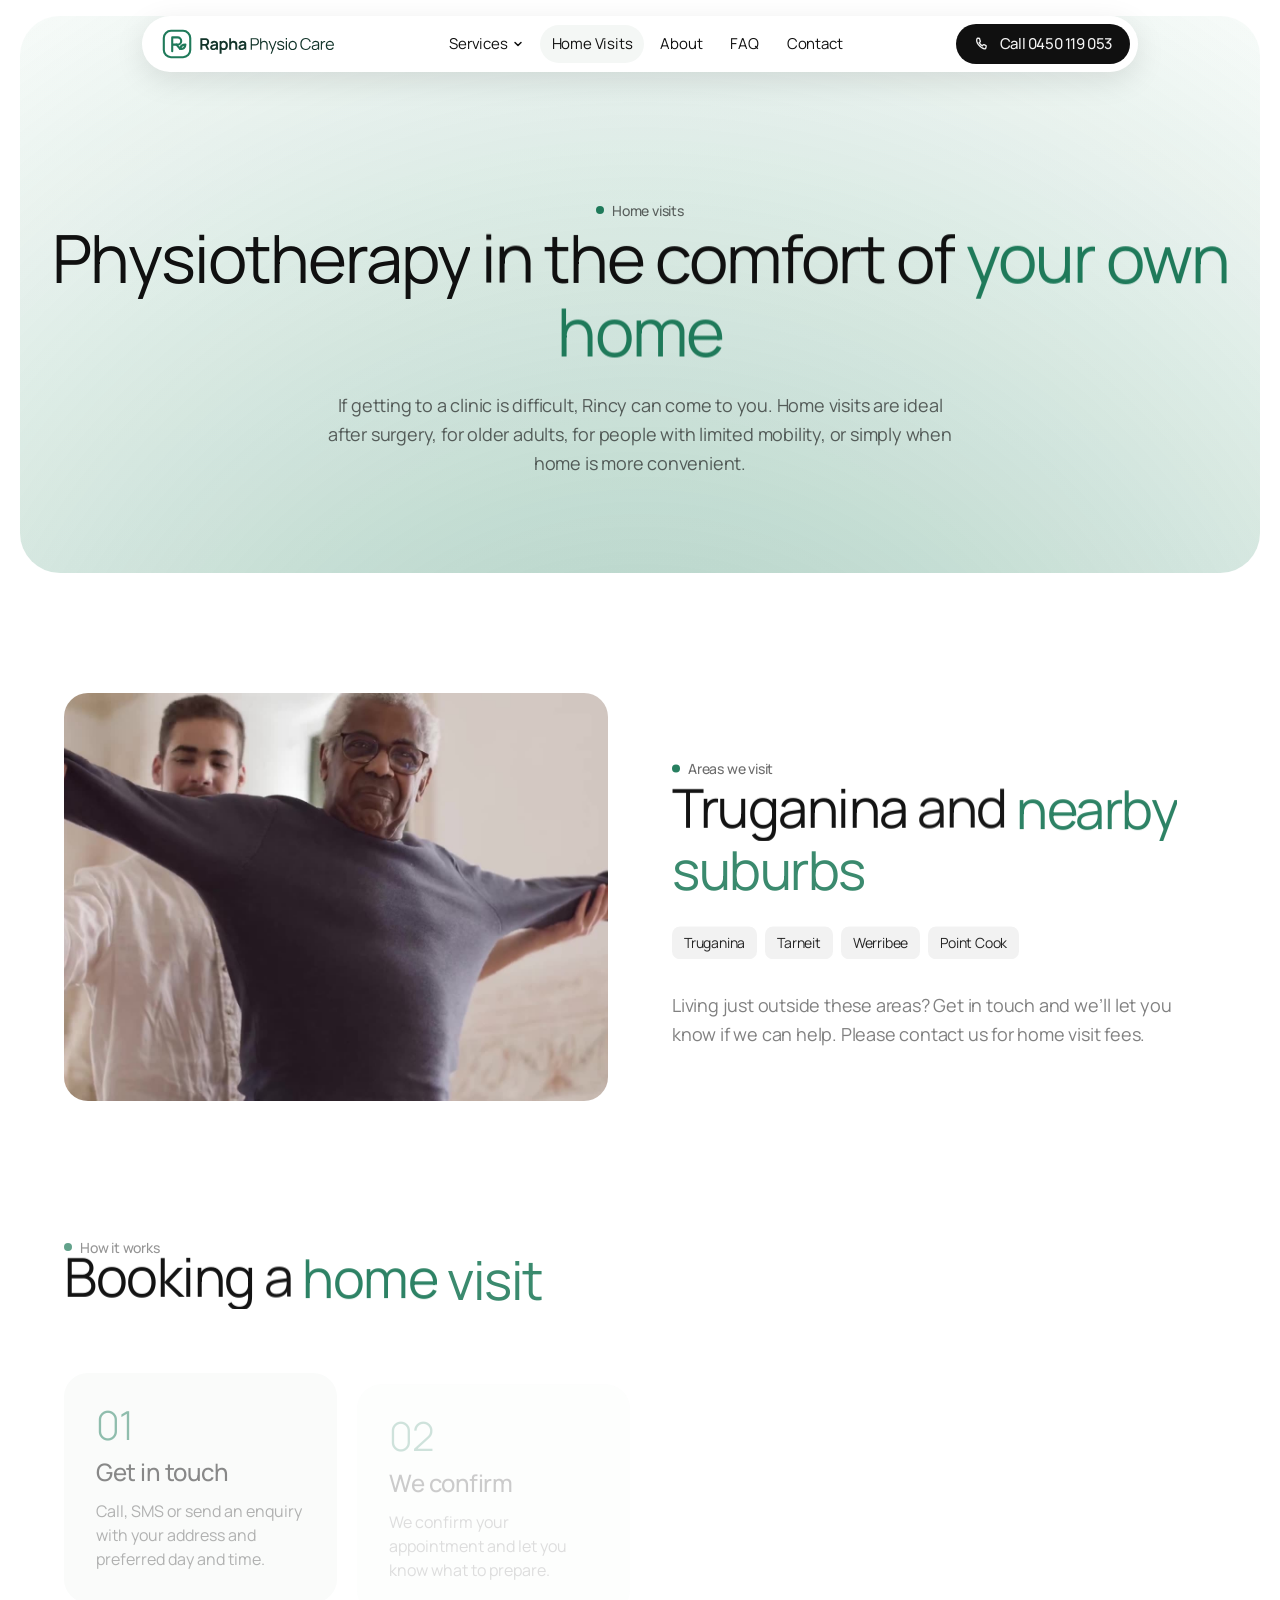
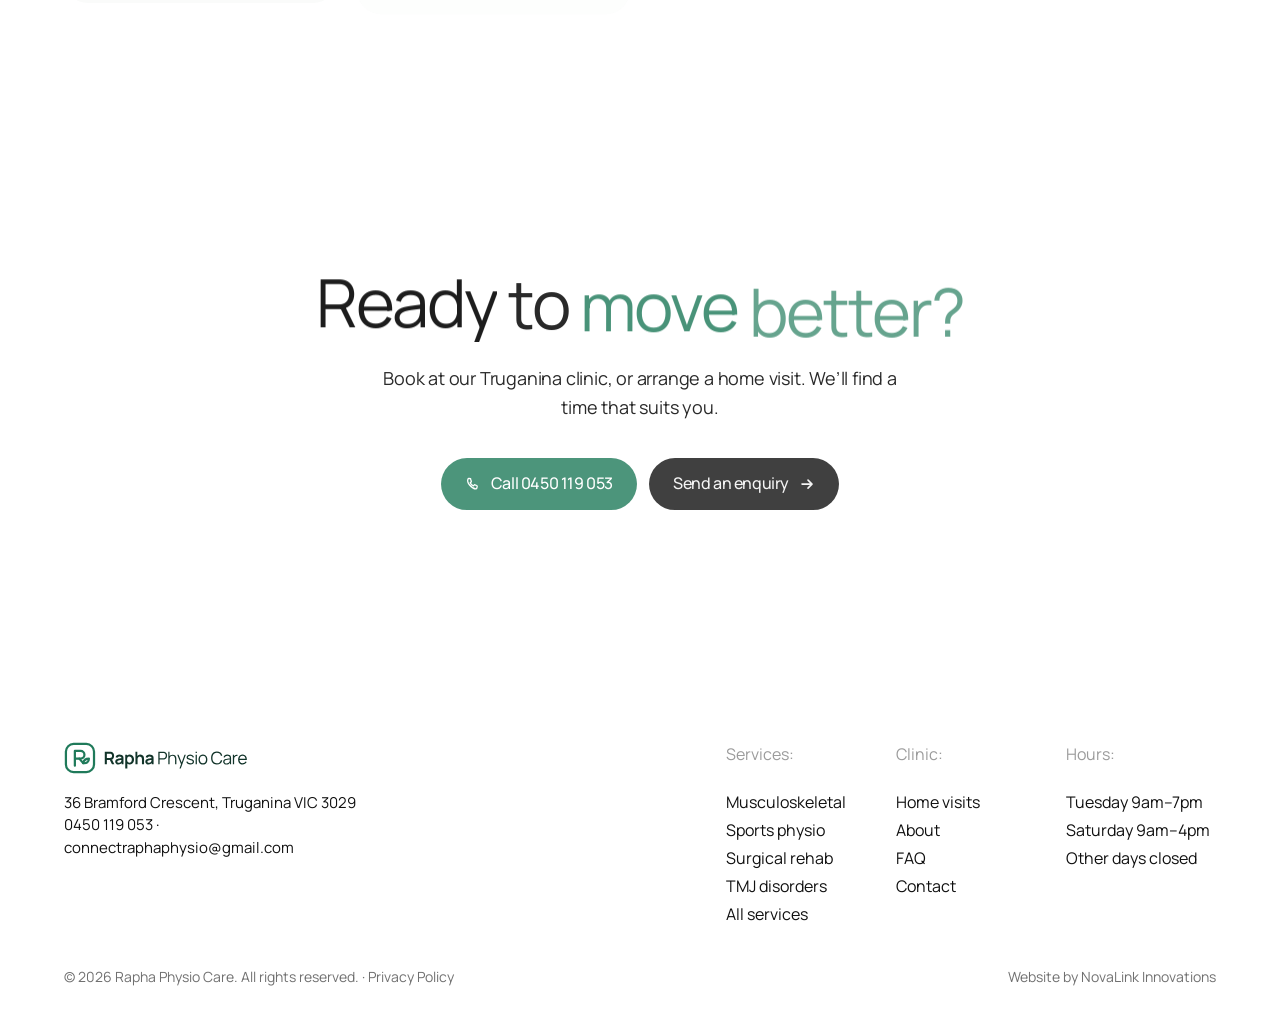
<file: home-visits.html>
<!doctype html>
<html lang="en-AU" class="js">
<head>
<meta charset="utf-8">
<meta name="viewport" content="width=device-width, initial-scale=1">
<title>Physio Home Visits in Truganina, Tarneit, Werribee & Point Cook | Rapha Physio Care</title>
<meta name="description" content="Mobile physiotherapy in the comfort of your home across Truganina, Tarneit, Werribee and Point Cook.">
<meta property="og:title" content="Physio Home Visits in Truganina, Tarneit, Werribee & Point Cook | Rapha Physio Care">
<meta property="og:description" content="Mobile physiotherapy in the comfort of your home across Truganina, Tarneit, Werribee and Point Cook.">
<meta property="og:type" content="website">
<meta name="theme-color" content="#12342A">
<link rel="icon" href="assets/brand/favicon.svg" type="image/svg+xml">
<link rel="icon" href="assets/brand/favicon.ico" sizes="any">
<link rel="apple-touch-icon" href="assets/brand/apple-touch-icon-180.png">
<link rel="preload" href="assets/fonts/Manrope-var.woff2" as="font" type="font/woff2" crossorigin>
<link rel="stylesheet" href="assets/css/style.css">
</head>
<body>
<a class="skip" href="#main">Skip to content</a>
<header class="nav" aria-label="Main">
  <div class="nav__bar">
    <a class="nav__logo" href="index.html" aria-label="Rapha Physio Care home"><img src="assets/brand/rapha-logo-horizontal.svg" alt="Rapha Physio Care" width="190" height="30"></a>
    <ul class="nav__links">
      <li class="has-drop"><button class="nav__link" type="button" aria-expanded="false" aria-haspopup="true">Services <svg viewBox="0 0 12 12" fill="none" aria-hidden="true"><path d="M3 4.5 6 7.5l3-3" stroke="currentColor" stroke-width="1.5" stroke-linecap="round" stroke-linejoin="round"/></svg></button>
        <div class="nav__drop"><a href="services.html"><strong>All services</strong></a><a href="services.html#musculoskeletal">Musculoskeletal Physiotherapy</a><a href="services.html#sports">Sports Physiotherapy</a><a href="services.html#surgical-rehab">Pre- and Post-Surgical Rehab</a><a href="services.html#tmj">TMJ Disorders</a><a href="services.html#manual-therapy">Manual Therapy</a><a href="services.html#dry-needling">Dry Needling</a><a href="services.html#exercise-pilates">Exercise Rehab and Pilates</a><a href="services.html#telehealth">Telehealth</a></div></li>
      <li><a class="nav__link" href="home-visits.html" aria-current="page">Home Visits</a></li>
      <li><a class="nav__link" href="about.html">About</a></li>
      <li><a class="nav__link" href="faq.html">FAQ</a></li>
      <li><a class="nav__link" href="contact.html">Contact</a></li>
    </ul>
    <div class="nav__cta">
      <a class="btn btn--dark btn--sm" href="tel:0450119053"><svg viewBox="0 0 16 16" fill="none" aria-hidden="true"><path d="M5.6 2.5 4 2.2a1 1 0 0 0-1 .6c-.6 1.4-.4 3.6 1.6 6.1s4.6 3.9 6.3 3.9a1 1 0 0 0 .9-.8l.4-1.6a.8.8 0 0 0-.5-1l-1.8-.7a.8.8 0 0 0-.9.3l-.6.8a7 7 0 0 1-3.2-3.2l.8-.6a.8.8 0 0 0 .3-.9L5.6 3a.8.8 0 0 0-.1-.5Z" stroke="currentColor" stroke-width="1.3" stroke-linejoin="round"/></svg> Call 0450 119 053</a>
      <button class="nav__burger" type="button" aria-label="Open menu" aria-expanded="false"><span></span></button>
    </div>
  </div>
  <nav class="nav__mobile" aria-label="Mobile">
    <a href="services.html">Services</a>
    <div class="sub"><a href="services.html#musculoskeletal">Musculoskeletal Physiotherapy</a><a href="services.html#sports">Sports Physiotherapy</a><a href="services.html#surgical-rehab">Pre- and Post-Surgical Rehab</a><a href="services.html#tmj">TMJ Disorders</a><a href="services.html#manual-therapy">Manual Therapy</a><a href="services.html#dry-needling">Dry Needling</a><a href="services.html#exercise-pilates">Exercise Rehab and Pilates</a><a href="services.html#telehealth">Telehealth</a></div>
    <a href="home-visits.html">Home Visits</a>
    <a href="about.html">About</a>
    <a href="faq.html">FAQ</a>
    <a href="contact.html">Contact</a>
    <a class="btn btn--green" href="tel:0450119053"><svg viewBox="0 0 16 16" fill="none" aria-hidden="true"><path d="M5.6 2.5 4 2.2a1 1 0 0 0-1 .6c-.6 1.4-.4 3.6 1.6 6.1s4.6 3.9 6.3 3.9a1 1 0 0 0 .9-.8l.4-1.6a.8.8 0 0 0-.5-1l-1.8-.7a.8.8 0 0 0-.9.3l-.6.8a7 7 0 0 1-3.2-3.2l.8-.6a.8.8 0 0 0 .3-.9L5.6 3a.8.8 0 0 0-.1-.5Z" stroke="currentColor" stroke-width="1.3" stroke-linejoin="round"/></svg> Call 0450 119 053</a>
  </nav>
</header>
<main id="main">
<section class="page-hero">
  <div class="page-hero__card">
    <span class="eyebrow">Home visits</span>
    <h1 class="h-display" data-split>Physiotherapy in the comfort of <span class="accent">your own home</span></h1>
    <p class="lead" data-reveal>If getting to a clinic is difficult, Rincy can come to you. Home visits are ideal after surgery, for older adults, for people with limited mobility, or simply when home is more convenient.</p>
  </div>
</section>

<section class="section">
  <div class="container two-col">
    <div class="media-rounded" style="aspect-ratio:4/3" data-reveal>
      <video autoplay muted loop playsinline preload="none" poster="assets/video/home-visit.jpg" aria-label="Physiotherapist helping an older man stretch"><source src="assets/video/home-visit.mp4" type="video/mp4"></video>
    </div>
    <div>
      <span class="eyebrow" data-reveal>Areas we visit</span>
      <h2 class="h-1" data-split>Truganina and <span class="accent">nearby suburbs</span></h2>
      <div class="chips" style="margin:28px 0" data-reveal><span class="chip">Truganina</span><span class="chip">Tarneit</span><span class="chip">Werribee</span><span class="chip">Point Cook</span></div>
      <p class="lead" data-reveal>Living just outside these areas? Get in touch and we’ll let you know if we can help. Please contact us for home visit fees.</p>
    </div>
  </div>
</section>

<section class="section" style="padding-top:0">
  <div class="container">
    <span class="eyebrow" data-reveal>How it works</span>
    <h2 class="h-1" style="margin-bottom:48px" data-split>Booking a <span class="accent">home visit</span></h2>
    <div class="info-grid info-grid--4">
      <div class="info-card" data-reveal><span class="step__num">01</span><h3 class="h-3">Get in touch</h3><p class="text-muted">Call, SMS or send an enquiry with your address and preferred day and time.</p></div>
      <div class="info-card" data-reveal><span class="step__num">02</span><h3 class="h-3">We confirm</h3><p class="text-muted">We confirm your appointment and let you know what to prepare.</p></div>
      <div class="info-card" data-reveal><span class="step__num">03</span><h3 class="h-3">Rincy visits</h3><p class="text-muted">Rincy arrives with everything needed for your assessment and treatment.</p></div>
      <div class="info-card" data-reveal><span class="step__num">04</span><h3 class="h-3">Your plan</h3><p class="text-muted">You receive tailored treatment and a home exercise plan.</p></div>
    </div>
  </div>
</section>
</main>
<footer class="site-footer" aria-labelledby="cta-title">
  <div class="waves" id="waves" aria-hidden="true"></div>
  <div class="site-footer__cta">
    <h2 class="h-display" id="cta-title" data-split>Ready to <span class="accent">move better?</span></h2>
    <p class="lead" data-reveal>Book at our Truganina clinic, or arrange a home visit. We’ll find a time that suits you.</p>
    <div class="cta__btns" data-reveal>
      <a class="btn btn--green" href="tel:0450119053"><svg viewBox="0 0 16 16" fill="none" aria-hidden="true"><path d="M5.6 2.5 4 2.2a1 1 0 0 0-1 .6c-.6 1.4-.4 3.6 1.6 6.1s4.6 3.9 6.3 3.9a1 1 0 0 0 .9-.8l.4-1.6a.8.8 0 0 0-.5-1l-1.8-.7a.8.8 0 0 0-.9.3l-.6.8a7 7 0 0 1-3.2-3.2l.8-.6a.8.8 0 0 0 .3-.9L5.6 3a.8.8 0 0 0-.1-.5Z" stroke="currentColor" stroke-width="1.3" stroke-linejoin="round"/></svg> Call 0450 119 053</a>
      <a class="btn btn--dark" href="contact.html#enquiry">Send an enquiry <svg viewBox="0 0 16 16" fill="none" aria-hidden="true"><path d="M3 8h10M9 4l4 4-4 4" stroke="currentColor" stroke-width="1.6" stroke-linecap="round" stroke-linejoin="round"/></svg></a>
    </div>
  </div>
  <div class="container">
    <div class="site-footer__main">
      <div class="site-footer__brand">
        <img src="assets/brand/rapha-logo-horizontal.svg" alt="Rapha Physio Care" width="203" height="32">
        <p>36 Bramford Crescent, Truganina VIC 3029<br><a href="tel:0450119053">0450 119 053</a> · <a href="mailto:connectraphaphysio@gmail.com">connectraphaphysio@gmail.com</a></p>
      </div>
      <div class="site-footer__cols">
        <div class="site-footer__col"><h4>Services:</h4><ul>
          <li><a href="services.html#musculoskeletal">Musculoskeletal</a></li>
          <li><a href="services.html#sports">Sports physio</a></li>
          <li><a href="services.html#surgical-rehab">Surgical rehab</a></li>
          <li><a href="services.html#tmj">TMJ disorders</a></li>
          <li><a href="services.html">All services</a></li></ul></div>
        <div class="site-footer__col"><h4>Clinic:</h4><ul>
          <li><a href="home-visits.html">Home visits</a></li>
          <li><a href="about.html">About</a></li>
          <li><a href="faq.html">FAQ</a></li>
          <li><a href="contact.html">Contact</a></li></ul></div>
        <div class="site-footer__col"><h4>Hours:</h4><ul>
          <li>Tuesday 9am–7pm</li>
          <li>Saturday 9am–4pm</li>
          <li>Other days closed</li></ul></div>
      </div>
    </div>
    <div class="site-footer__bottom">
      <span>© <span data-year>2026</span> Rapha Physio Care. All rights reserved. · <a href="privacy.html">Privacy Policy</a></span>
      <span>Website by <a href="https://novalinkinnovations.com" rel="noopener">NovaLink Innovations</a></span>
    </div>
  </div>
</footer>
<script src="assets/vendor/gsap.min.js" defer></script>
<script src="assets/vendor/ScrollTrigger.min.js" defer></script>
<script src="assets/vendor/lenis.min.js" defer></script>
<script src="assets/js/main.js" defer></script>
</body>
</html>
</file>
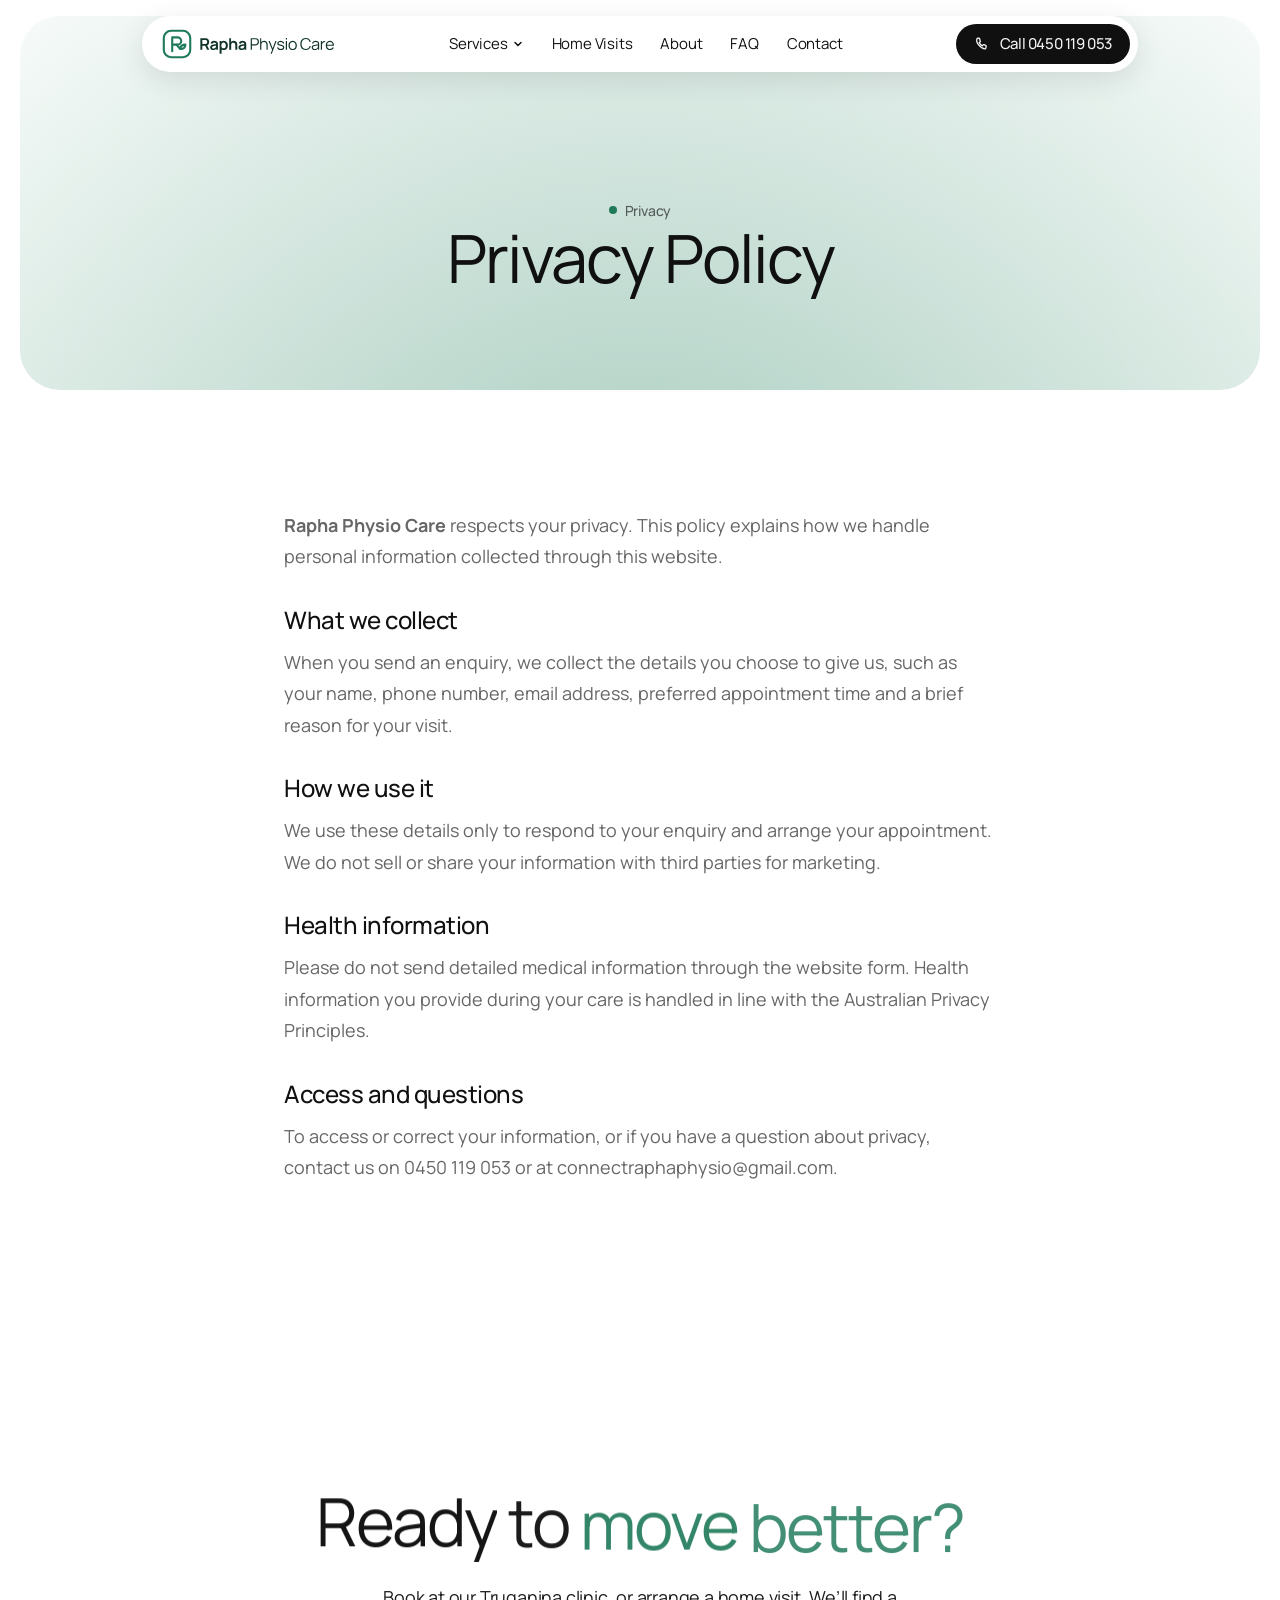
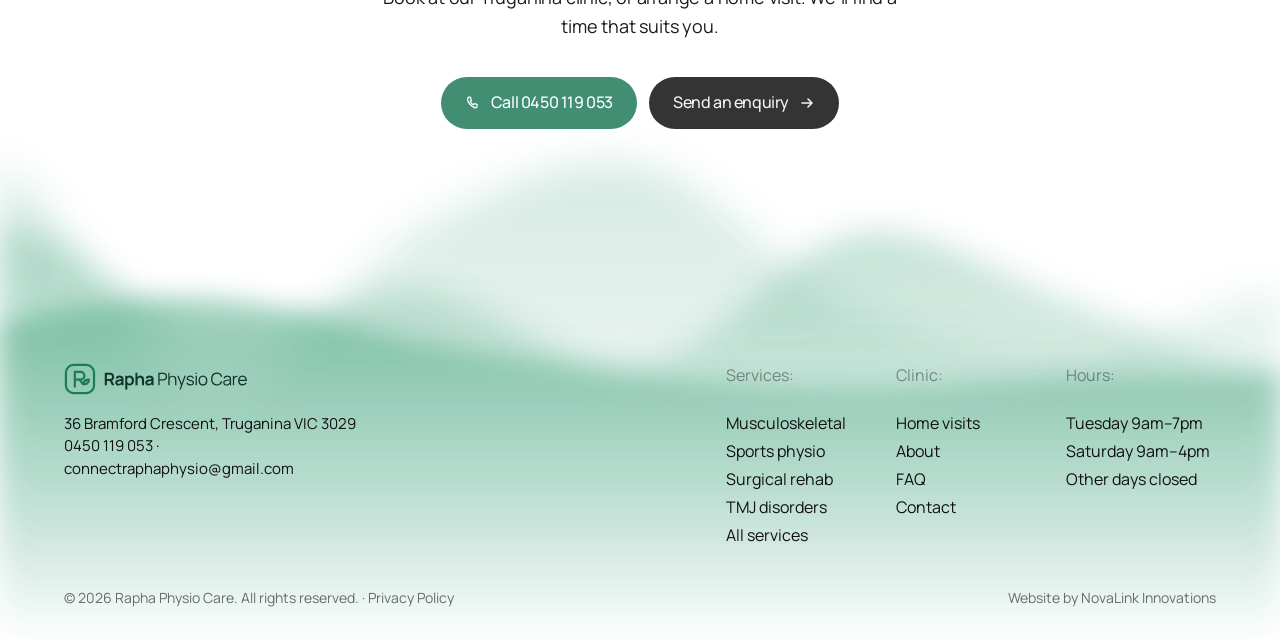
<file: privacy.html>
<!doctype html>
<html lang="en-AU" class="js">
<head>
<meta charset="utf-8">
<meta name="viewport" content="width=device-width, initial-scale=1">
<title>Privacy Policy | Rapha Physio Care</title>
<meta name="description" content="How Rapha Physio Care collects and uses information sent through this website.">
<meta property="og:title" content="Privacy Policy | Rapha Physio Care">
<meta property="og:description" content="How Rapha Physio Care collects and uses information sent through this website.">
<meta property="og:type" content="website">
<meta name="theme-color" content="#12342A">
<link rel="icon" href="assets/brand/favicon.svg" type="image/svg+xml">
<link rel="icon" href="assets/brand/favicon.ico" sizes="any">
<link rel="apple-touch-icon" href="assets/brand/apple-touch-icon-180.png">
<link rel="preload" href="assets/fonts/Manrope-var.woff2" as="font" type="font/woff2" crossorigin>
<link rel="stylesheet" href="assets/css/style.css">
</head>
<body>
<a class="skip" href="#main">Skip to content</a>
<header class="nav" aria-label="Main">
  <div class="nav__bar">
    <a class="nav__logo" href="index.html" aria-label="Rapha Physio Care home"><img src="assets/brand/rapha-logo-horizontal.svg" alt="Rapha Physio Care" width="190" height="30"></a>
    <ul class="nav__links">
      <li class="has-drop"><button class="nav__link" type="button" aria-expanded="false" aria-haspopup="true">Services <svg viewBox="0 0 12 12" fill="none" aria-hidden="true"><path d="M3 4.5 6 7.5l3-3" stroke="currentColor" stroke-width="1.5" stroke-linecap="round" stroke-linejoin="round"/></svg></button>
        <div class="nav__drop"><a href="services.html"><strong>All services</strong></a><a href="services.html#musculoskeletal">Musculoskeletal Physiotherapy</a><a href="services.html#sports">Sports Physiotherapy</a><a href="services.html#surgical-rehab">Pre- and Post-Surgical Rehab</a><a href="services.html#tmj">TMJ Disorders</a><a href="services.html#manual-therapy">Manual Therapy</a><a href="services.html#dry-needling">Dry Needling</a><a href="services.html#exercise-pilates">Exercise Rehab and Pilates</a><a href="services.html#telehealth">Telehealth</a></div></li>
      <li><a class="nav__link" href="home-visits.html">Home Visits</a></li>
      <li><a class="nav__link" href="about.html">About</a></li>
      <li><a class="nav__link" href="faq.html">FAQ</a></li>
      <li><a class="nav__link" href="contact.html">Contact</a></li>
    </ul>
    <div class="nav__cta">
      <a class="btn btn--dark btn--sm" href="tel:0450119053"><svg viewBox="0 0 16 16" fill="none" aria-hidden="true"><path d="M5.6 2.5 4 2.2a1 1 0 0 0-1 .6c-.6 1.4-.4 3.6 1.6 6.1s4.6 3.9 6.3 3.9a1 1 0 0 0 .9-.8l.4-1.6a.8.8 0 0 0-.5-1l-1.8-.7a.8.8 0 0 0-.9.3l-.6.8a7 7 0 0 1-3.2-3.2l.8-.6a.8.8 0 0 0 .3-.9L5.6 3a.8.8 0 0 0-.1-.5Z" stroke="currentColor" stroke-width="1.3" stroke-linejoin="round"/></svg> Call 0450 119 053</a>
      <button class="nav__burger" type="button" aria-label="Open menu" aria-expanded="false"><span></span></button>
    </div>
  </div>
  <nav class="nav__mobile" aria-label="Mobile">
    <a href="services.html">Services</a>
    <div class="sub"><a href="services.html#musculoskeletal">Musculoskeletal Physiotherapy</a><a href="services.html#sports">Sports Physiotherapy</a><a href="services.html#surgical-rehab">Pre- and Post-Surgical Rehab</a><a href="services.html#tmj">TMJ Disorders</a><a href="services.html#manual-therapy">Manual Therapy</a><a href="services.html#dry-needling">Dry Needling</a><a href="services.html#exercise-pilates">Exercise Rehab and Pilates</a><a href="services.html#telehealth">Telehealth</a></div>
    <a href="home-visits.html">Home Visits</a>
    <a href="about.html">About</a>
    <a href="faq.html">FAQ</a>
    <a href="contact.html">Contact</a>
    <a class="btn btn--green" href="tel:0450119053"><svg viewBox="0 0 16 16" fill="none" aria-hidden="true"><path d="M5.6 2.5 4 2.2a1 1 0 0 0-1 .6c-.6 1.4-.4 3.6 1.6 6.1s4.6 3.9 6.3 3.9a1 1 0 0 0 .9-.8l.4-1.6a.8.8 0 0 0-.5-1l-1.8-.7a.8.8 0 0 0-.9.3l-.6.8a7 7 0 0 1-3.2-3.2l.8-.6a.8.8 0 0 0 .3-.9L5.6 3a.8.8 0 0 0-.1-.5Z" stroke="currentColor" stroke-width="1.3" stroke-linejoin="round"/></svg> Call 0450 119 053</a>
  </nav>
</header>
<main id="main">
<section class="page-hero">
  <div class="page-hero__card">
    <span class="eyebrow">Privacy</span>
    <h1 class="h-display">Privacy Policy</h1>
  </div>
</section>

<section class="section">
  <div class="container prose">
    <p><strong>Rapha Physio Care</strong> respects your privacy. This policy explains how we handle personal information collected through this website.</p>
    <h2 class="h-3" style="margin:32px 0 12px">What we collect</h2>
    <p>When you send an enquiry, we collect the details you choose to give us, such as your name, phone number, email address, preferred appointment time and a brief reason for your visit.</p>
    <h2 class="h-3" style="margin:32px 0 12px">How we use it</h2>
    <p>We use these details only to respond to your enquiry and arrange your appointment. We do not sell or share your information with third parties for marketing.</p>
    <h2 class="h-3" style="margin:32px 0 12px">Health information</h2>
    <p>Please do not send detailed medical information through the website form. Health information you provide during your care is handled in line with the Australian Privacy Principles.</p>
    <h2 class="h-3" style="margin:32px 0 12px">Access and questions</h2>
    <p>To access or correct your information, or if you have a question about privacy, contact us on 0450 119 053 or at connectraphaphysio@gmail.com.</p>
  </div>
</section>
</main>
<footer class="site-footer" aria-labelledby="cta-title">
  <div class="waves" id="waves" aria-hidden="true"></div>
  <div class="site-footer__cta">
    <h2 class="h-display" id="cta-title" data-split>Ready to <span class="accent">move better?</span></h2>
    <p class="lead" data-reveal>Book at our Truganina clinic, or arrange a home visit. We’ll find a time that suits you.</p>
    <div class="cta__btns" data-reveal>
      <a class="btn btn--green" href="tel:0450119053"><svg viewBox="0 0 16 16" fill="none" aria-hidden="true"><path d="M5.6 2.5 4 2.2a1 1 0 0 0-1 .6c-.6 1.4-.4 3.6 1.6 6.1s4.6 3.9 6.3 3.9a1 1 0 0 0 .9-.8l.4-1.6a.8.8 0 0 0-.5-1l-1.8-.7a.8.8 0 0 0-.9.3l-.6.8a7 7 0 0 1-3.2-3.2l.8-.6a.8.8 0 0 0 .3-.9L5.6 3a.8.8 0 0 0-.1-.5Z" stroke="currentColor" stroke-width="1.3" stroke-linejoin="round"/></svg> Call 0450 119 053</a>
      <a class="btn btn--dark" href="contact.html#enquiry">Send an enquiry <svg viewBox="0 0 16 16" fill="none" aria-hidden="true"><path d="M3 8h10M9 4l4 4-4 4" stroke="currentColor" stroke-width="1.6" stroke-linecap="round" stroke-linejoin="round"/></svg></a>
    </div>
  </div>
  <div class="container">
    <div class="site-footer__main">
      <div class="site-footer__brand">
        <img src="assets/brand/rapha-logo-horizontal.svg" alt="Rapha Physio Care" width="203" height="32">
        <p>36 Bramford Crescent, Truganina VIC 3029<br><a href="tel:0450119053">0450 119 053</a> · <a href="mailto:connectraphaphysio@gmail.com">connectraphaphysio@gmail.com</a></p>
      </div>
      <div class="site-footer__cols">
        <div class="site-footer__col"><h4>Services:</h4><ul>
          <li><a href="services.html#musculoskeletal">Musculoskeletal</a></li>
          <li><a href="services.html#sports">Sports physio</a></li>
          <li><a href="services.html#surgical-rehab">Surgical rehab</a></li>
          <li><a href="services.html#tmj">TMJ disorders</a></li>
          <li><a href="services.html">All services</a></li></ul></div>
        <div class="site-footer__col"><h4>Clinic:</h4><ul>
          <li><a href="home-visits.html">Home visits</a></li>
          <li><a href="about.html">About</a></li>
          <li><a href="faq.html">FAQ</a></li>
          <li><a href="contact.html">Contact</a></li></ul></div>
        <div class="site-footer__col"><h4>Hours:</h4><ul>
          <li>Tuesday 9am–7pm</li>
          <li>Saturday 9am–4pm</li>
          <li>Other days closed</li></ul></div>
      </div>
    </div>
    <div class="site-footer__bottom">
      <span>© <span data-year>2026</span> Rapha Physio Care. All rights reserved. · <a href="privacy.html">Privacy Policy</a></span>
      <span>Website by <a href="https://novalinkinnovations.com" rel="noopener">NovaLink Innovations</a></span>
    </div>
  </div>
</footer>
<script src="assets/vendor/gsap.min.js" defer></script>
<script src="assets/vendor/ScrollTrigger.min.js" defer></script>
<script src="assets/vendor/lenis.min.js" defer></script>
<script src="assets/js/main.js" defer></script>
</body>
</html>
</file>
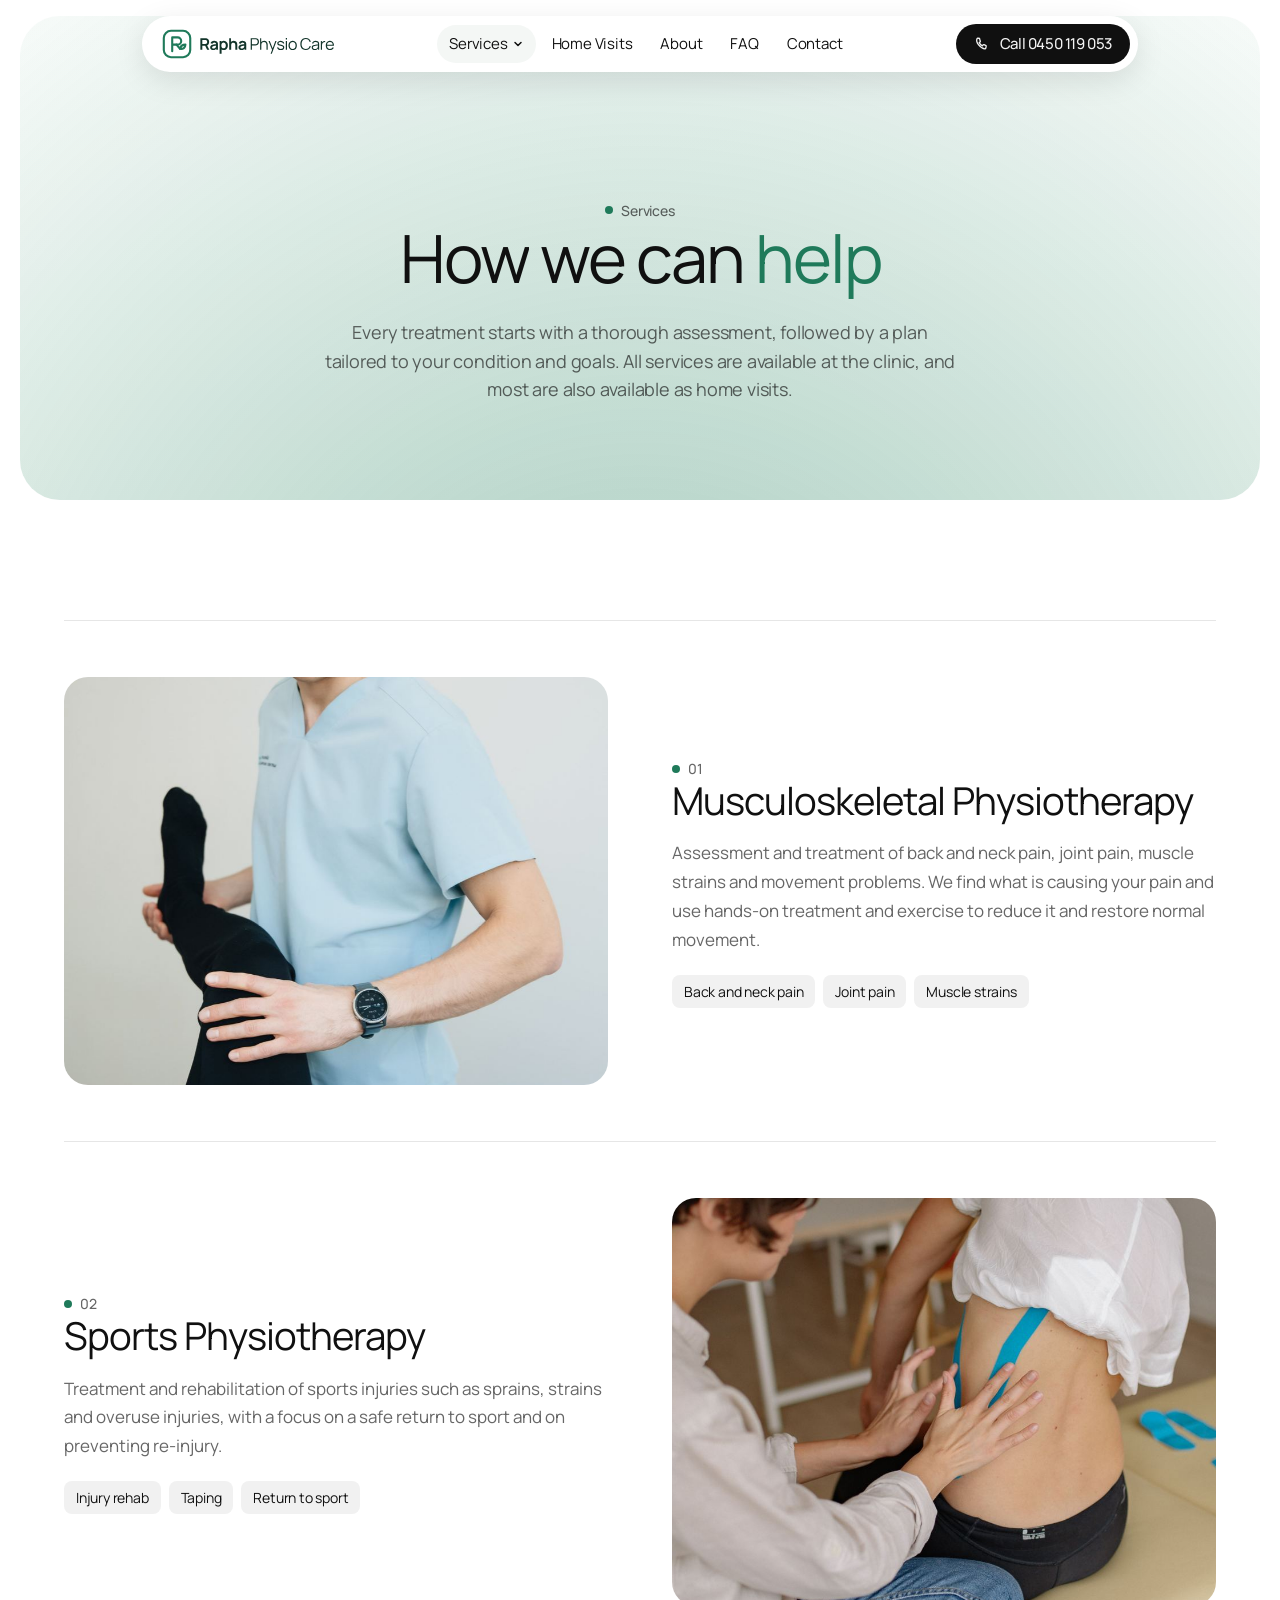
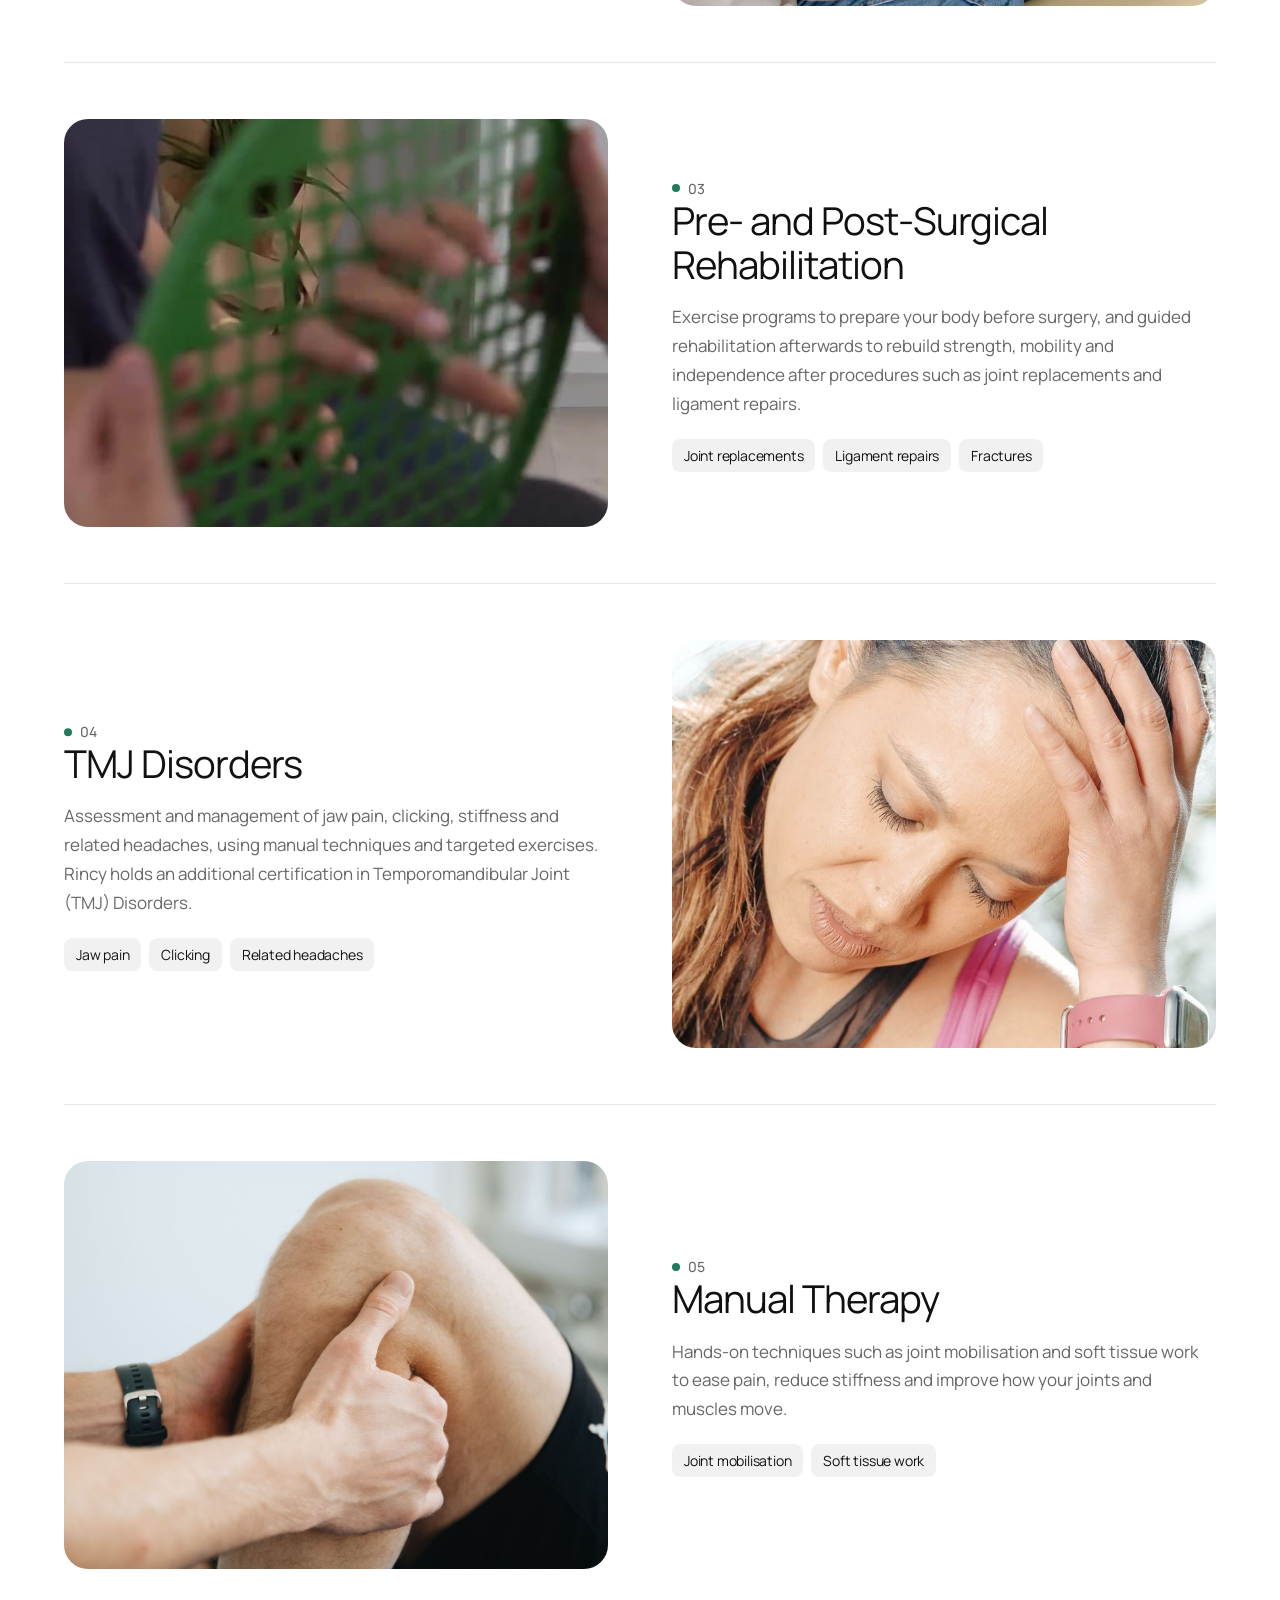
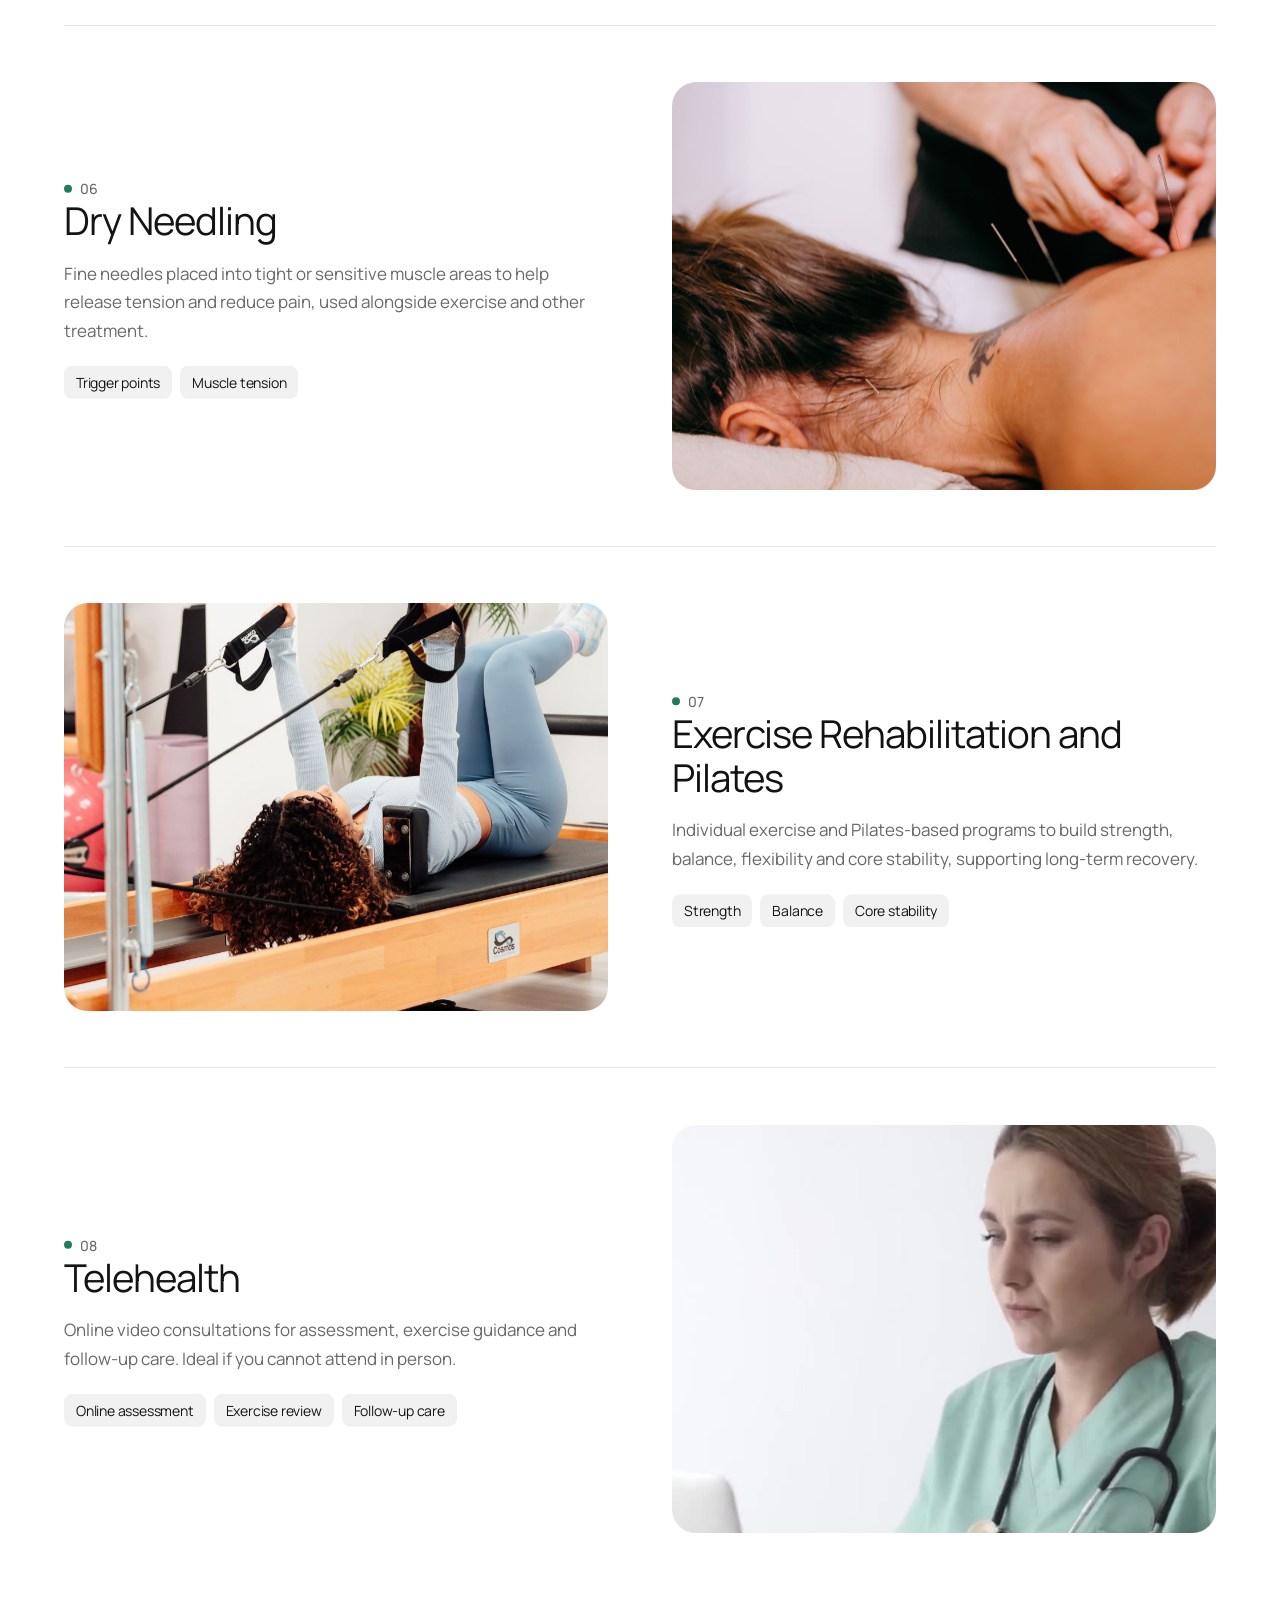
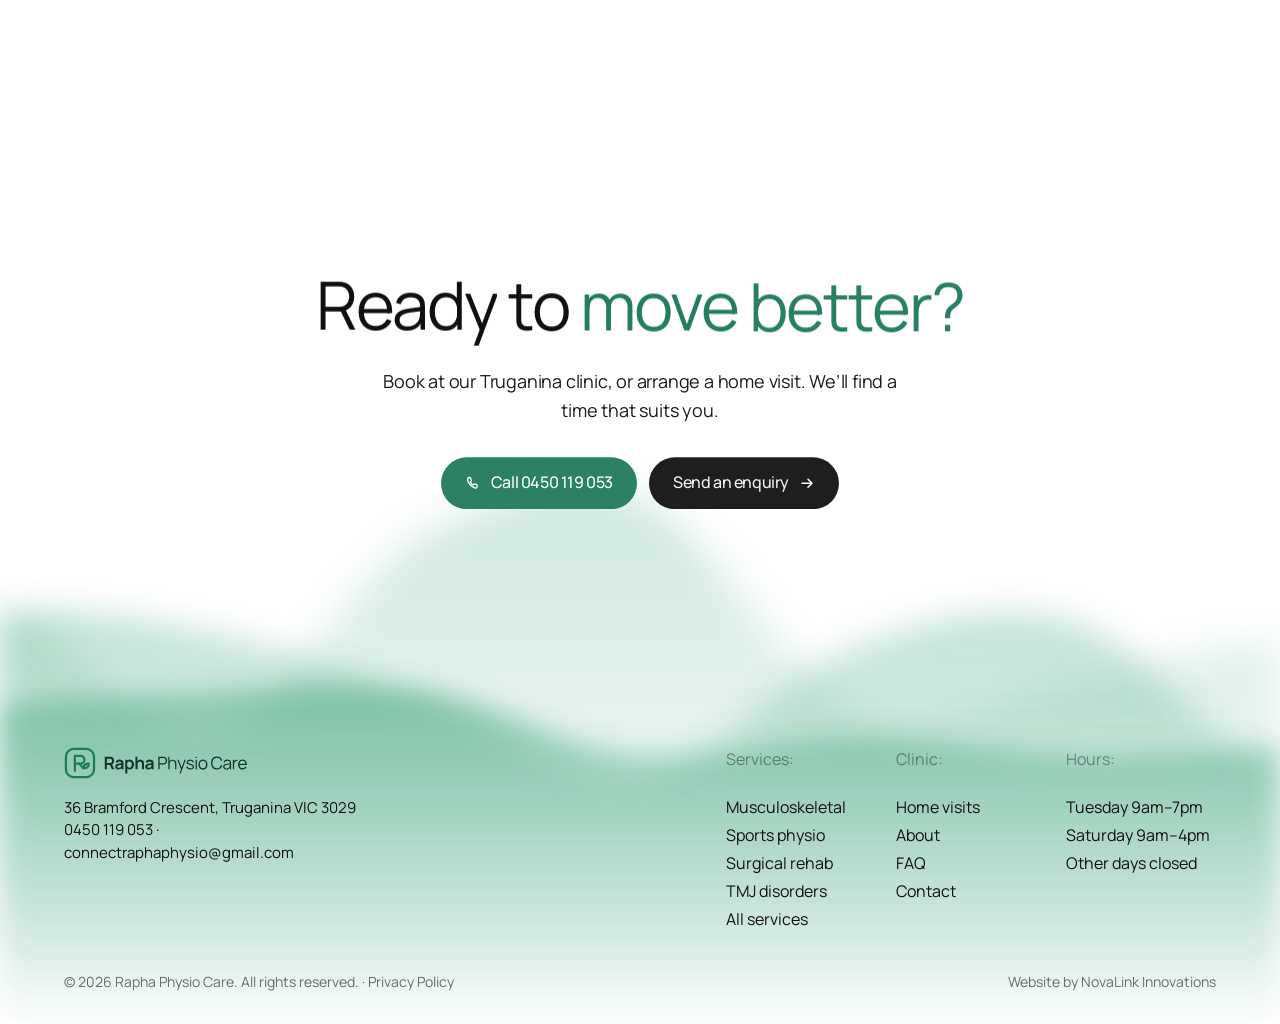
<file: services.html>
<!doctype html>
<html lang="en-AU" class="js">
<head>
<meta charset="utf-8">
<meta name="viewport" content="width=device-width, initial-scale=1">
<title>Physiotherapy Services | Rapha Physio Care, Truganina</title>
<meta name="description" content="Musculoskeletal and sports physiotherapy, pre- and post-surgical rehab, TMJ disorders, manual therapy, dry needling, exercise rehab and Pilates, and telehealth.">
<meta property="og:title" content="Physiotherapy Services | Rapha Physio Care, Truganina">
<meta property="og:description" content="Musculoskeletal and sports physiotherapy, pre- and post-surgical rehab, TMJ disorders, manual therapy, dry needling, exercise rehab and Pilates, and telehealth.">
<meta property="og:type" content="website">
<meta name="theme-color" content="#12342A">
<link rel="icon" href="assets/brand/favicon.svg" type="image/svg+xml">
<link rel="icon" href="assets/brand/favicon.ico" sizes="any">
<link rel="apple-touch-icon" href="assets/brand/apple-touch-icon-180.png">
<link rel="preload" href="assets/fonts/Manrope-var.woff2" as="font" type="font/woff2" crossorigin>
<link rel="stylesheet" href="assets/css/style.css">
</head>
<body>
<a class="skip" href="#main">Skip to content</a>
<header class="nav" aria-label="Main">
  <div class="nav__bar">
    <a class="nav__logo" href="index.html" aria-label="Rapha Physio Care home"><img src="assets/brand/rapha-logo-horizontal.svg" alt="Rapha Physio Care" width="190" height="30"></a>
    <ul class="nav__links">
      <li class="has-drop"><button class="nav__link" type="button" aria-expanded="false" aria-haspopup="true" aria-current="page">Services <svg viewBox="0 0 12 12" fill="none" aria-hidden="true"><path d="M3 4.5 6 7.5l3-3" stroke="currentColor" stroke-width="1.5" stroke-linecap="round" stroke-linejoin="round"/></svg></button>
        <div class="nav__drop"><a href="services.html"><strong>All services</strong></a><a href="services.html#musculoskeletal">Musculoskeletal Physiotherapy</a><a href="services.html#sports">Sports Physiotherapy</a><a href="services.html#surgical-rehab">Pre- and Post-Surgical Rehab</a><a href="services.html#tmj">TMJ Disorders</a><a href="services.html#manual-therapy">Manual Therapy</a><a href="services.html#dry-needling">Dry Needling</a><a href="services.html#exercise-pilates">Exercise Rehab and Pilates</a><a href="services.html#telehealth">Telehealth</a></div></li>
      <li><a class="nav__link" href="home-visits.html">Home Visits</a></li>
      <li><a class="nav__link" href="about.html">About</a></li>
      <li><a class="nav__link" href="faq.html">FAQ</a></li>
      <li><a class="nav__link" href="contact.html">Contact</a></li>
    </ul>
    <div class="nav__cta">
      <a class="btn btn--dark btn--sm" href="tel:0450119053"><svg viewBox="0 0 16 16" fill="none" aria-hidden="true"><path d="M5.6 2.5 4 2.2a1 1 0 0 0-1 .6c-.6 1.4-.4 3.6 1.6 6.1s4.6 3.9 6.3 3.9a1 1 0 0 0 .9-.8l.4-1.6a.8.8 0 0 0-.5-1l-1.8-.7a.8.8 0 0 0-.9.3l-.6.8a7 7 0 0 1-3.2-3.2l.8-.6a.8.8 0 0 0 .3-.9L5.6 3a.8.8 0 0 0-.1-.5Z" stroke="currentColor" stroke-width="1.3" stroke-linejoin="round"/></svg> Call 0450 119 053</a>
      <button class="nav__burger" type="button" aria-label="Open menu" aria-expanded="false"><span></span></button>
    </div>
  </div>
  <nav class="nav__mobile" aria-label="Mobile">
    <a href="services.html">Services</a>
    <div class="sub"><a href="services.html#musculoskeletal">Musculoskeletal Physiotherapy</a><a href="services.html#sports">Sports Physiotherapy</a><a href="services.html#surgical-rehab">Pre- and Post-Surgical Rehab</a><a href="services.html#tmj">TMJ Disorders</a><a href="services.html#manual-therapy">Manual Therapy</a><a href="services.html#dry-needling">Dry Needling</a><a href="services.html#exercise-pilates">Exercise Rehab and Pilates</a><a href="services.html#telehealth">Telehealth</a></div>
    <a href="home-visits.html">Home Visits</a>
    <a href="about.html">About</a>
    <a href="faq.html">FAQ</a>
    <a href="contact.html">Contact</a>
    <a class="btn btn--green" href="tel:0450119053"><svg viewBox="0 0 16 16" fill="none" aria-hidden="true"><path d="M5.6 2.5 4 2.2a1 1 0 0 0-1 .6c-.6 1.4-.4 3.6 1.6 6.1s4.6 3.9 6.3 3.9a1 1 0 0 0 .9-.8l.4-1.6a.8.8 0 0 0-.5-1l-1.8-.7a.8.8 0 0 0-.9.3l-.6.8a7 7 0 0 1-3.2-3.2l.8-.6a.8.8 0 0 0 .3-.9L5.6 3a.8.8 0 0 0-.1-.5Z" stroke="currentColor" stroke-width="1.3" stroke-linejoin="round"/></svg> Call 0450 119 053</a>
  </nav>
</header>
<main id="main">
<section class="page-hero">
  <div class="page-hero__card">
    <span class="eyebrow">Services</span>
    <h1 class="h-display" data-split>How we can <span class="accent">help</span></h1>
    <p class="lead" data-reveal>Every treatment starts with a thorough assessment, followed by a plan tailored to your condition and goals. All services are available at the clinic, and most are also available as home visits.</p>
  </div>
</section>

<section class="section">
  <div class="container">
    <div class="svc-row" id="musculoskeletal">
      <div class="svc-row__media" data-reveal data-parallax><img src="assets/img/physio-leg-exercise.jpg" alt="Physiotherapist moving a patient’s leg through an exercise" loading="lazy"></div>
      <div data-reveal><span class="eyebrow">01</span><h2 class="h-2">Musculoskeletal Physiotherapy</h2><p>Assessment and treatment of back and neck pain, joint pain, muscle strains and movement problems. We find what is causing your pain and use hands-on treatment and exercise to reduce it and restore normal movement.</p><div class="chips"><span class="chip">Back and neck pain</span><span class="chip">Joint pain</span><span class="chip">Muscle strains</span></div></div>
    </div>
    <div class="svc-row" id="sports">
      <div class="svc-row__media" data-reveal data-parallax><img src="assets/img/sports-taping.jpg" alt="Kinesiology tape being applied to a patient’s back" loading="lazy"></div>
      <div data-reveal><span class="eyebrow">02</span><h2 class="h-2">Sports Physiotherapy</h2><p>Treatment and rehabilitation of sports injuries such as sprains, strains and overuse injuries, with a focus on a safe return to sport and on preventing re-injury.</p><div class="chips"><span class="chip">Injury rehab</span><span class="chip">Taping</span><span class="chip">Return to sport</span></div></div>
    </div>
    <div class="svc-row" id="surgical-rehab">
      <div class="svc-row__media" data-reveal><video autoplay muted loop playsinline preload="none" poster="assets/video/hand-exercise.jpg" aria-label="Patient doing a guided hand exercise"><source src="assets/video/hand-exercise.mp4" type="video/mp4"></video></div>
      <div data-reveal><span class="eyebrow">03</span><h2 class="h-2">Pre- and Post-Surgical Rehabilitation</h2><p>Exercise programs to prepare your body before surgery, and guided rehabilitation afterwards to rebuild strength, mobility and independence after procedures such as joint replacements and ligament repairs.</p><div class="chips"><span class="chip">Joint replacements</span><span class="chip">Ligament repairs</span><span class="chip">Fractures</span></div></div>
    </div>
    <div class="svc-row" id="tmj">
      <div class="svc-row__media" data-reveal data-parallax><img src="assets/img/tmj-headache.jpg" alt="Woman with a headache holding her head" loading="lazy"></div>
      <div data-reveal><span class="eyebrow">04</span><h2 class="h-2">TMJ Disorders</h2><p>Assessment and management of jaw pain, clicking, stiffness and related headaches, using manual techniques and targeted exercises. Rincy holds an additional certification in Temporomandibular Joint (TMJ) Disorders.</p><div class="chips"><span class="chip">Jaw pain</span><span class="chip">Clicking</span><span class="chip">Related headaches</span></div></div>
    </div>
    <div class="svc-row" id="manual-therapy">
      <div class="svc-row__media" data-reveal data-parallax><img src="assets/img/manual-therapy-knee.jpg" alt="Physiotherapist using hands-on treatment on a knee" loading="lazy"></div>
      <div data-reveal><span class="eyebrow">05</span><h2 class="h-2">Manual Therapy</h2><p>Hands-on techniques such as joint mobilisation and soft tissue work to ease pain, reduce stiffness and improve how your joints and muscles move.</p><div class="chips"><span class="chip">Joint mobilisation</span><span class="chip">Soft tissue work</span></div></div>
    </div>
    <div class="svc-row" id="dry-needling">
      <div class="svc-row__media" data-reveal data-parallax><img src="assets/img/dry-needling.jpg" alt="Fine needles being placed in a patient’s back" loading="lazy"></div>
      <div data-reveal><span class="eyebrow">06</span><h2 class="h-2">Dry Needling</h2><p>Fine needles placed into tight or sensitive muscle areas to help release tension and reduce pain, used alongside exercise and other treatment.</p><div class="chips"><span class="chip">Trigger points</span><span class="chip">Muscle tension</span></div></div>
    </div>
    <div class="svc-row" id="exercise-pilates">
      <div class="svc-row__media" data-reveal data-parallax><img src="assets/img/pilates-reformer.jpg" alt="Woman exercising on a Pilates reformer" loading="lazy"></div>
      <div data-reveal><span class="eyebrow">07</span><h2 class="h-2">Exercise Rehabilitation and Pilates</h2><p>Individual exercise and Pilates-based programs to build strength, balance, flexibility and core stability, supporting long-term recovery.</p><div class="chips"><span class="chip">Strength</span><span class="chip">Balance</span><span class="chip">Core stability</span></div></div>
    </div>
    <div class="svc-row" id="telehealth">
      <div class="svc-row__media" data-reveal><video autoplay muted loop playsinline preload="none" poster="assets/video/telehealth.jpg" aria-label="Clinician giving an online consultation"><source src="assets/video/telehealth.mp4" type="video/mp4"></video></div>
      <div data-reveal><span class="eyebrow">08</span><h2 class="h-2">Telehealth</h2><p>Online video consultations for assessment, exercise guidance and follow-up care. Ideal if you cannot attend in person.</p><div class="chips"><span class="chip">Online assessment</span><span class="chip">Exercise review</span><span class="chip">Follow-up care</span></div></div>
    </div>
  </div>
</section>
</main>
<footer class="site-footer" aria-labelledby="cta-title">
  <div class="waves" id="waves" aria-hidden="true"></div>
  <div class="site-footer__cta">
    <h2 class="h-display" id="cta-title" data-split>Ready to <span class="accent">move better?</span></h2>
    <p class="lead" data-reveal>Book at our Truganina clinic, or arrange a home visit. We’ll find a time that suits you.</p>
    <div class="cta__btns" data-reveal>
      <a class="btn btn--green" href="tel:0450119053"><svg viewBox="0 0 16 16" fill="none" aria-hidden="true"><path d="M5.6 2.5 4 2.2a1 1 0 0 0-1 .6c-.6 1.4-.4 3.6 1.6 6.1s4.6 3.9 6.3 3.9a1 1 0 0 0 .9-.8l.4-1.6a.8.8 0 0 0-.5-1l-1.8-.7a.8.8 0 0 0-.9.3l-.6.8a7 7 0 0 1-3.2-3.2l.8-.6a.8.8 0 0 0 .3-.9L5.6 3a.8.8 0 0 0-.1-.5Z" stroke="currentColor" stroke-width="1.3" stroke-linejoin="round"/></svg> Call 0450 119 053</a>
      <a class="btn btn--dark" href="contact.html#enquiry">Send an enquiry <svg viewBox="0 0 16 16" fill="none" aria-hidden="true"><path d="M3 8h10M9 4l4 4-4 4" stroke="currentColor" stroke-width="1.6" stroke-linecap="round" stroke-linejoin="round"/></svg></a>
    </div>
  </div>
  <div class="container">
    <div class="site-footer__main">
      <div class="site-footer__brand">
        <img src="assets/brand/rapha-logo-horizontal.svg" alt="Rapha Physio Care" width="203" height="32">
        <p>36 Bramford Crescent, Truganina VIC 3029<br><a href="tel:0450119053">0450 119 053</a> · <a href="mailto:connectraphaphysio@gmail.com">connectraphaphysio@gmail.com</a></p>
      </div>
      <div class="site-footer__cols">
        <div class="site-footer__col"><h4>Services:</h4><ul>
          <li><a href="services.html#musculoskeletal">Musculoskeletal</a></li>
          <li><a href="services.html#sports">Sports physio</a></li>
          <li><a href="services.html#surgical-rehab">Surgical rehab</a></li>
          <li><a href="services.html#tmj">TMJ disorders</a></li>
          <li><a href="services.html">All services</a></li></ul></div>
        <div class="site-footer__col"><h4>Clinic:</h4><ul>
          <li><a href="home-visits.html">Home visits</a></li>
          <li><a href="about.html">About</a></li>
          <li><a href="faq.html">FAQ</a></li>
          <li><a href="contact.html">Contact</a></li></ul></div>
        <div class="site-footer__col"><h4>Hours:</h4><ul>
          <li>Tuesday 9am–7pm</li>
          <li>Saturday 9am–4pm</li>
          <li>Other days closed</li></ul></div>
      </div>
    </div>
    <div class="site-footer__bottom">
      <span>© <span data-year>2026</span> Rapha Physio Care. All rights reserved. · <a href="privacy.html">Privacy Policy</a></span>
      <span>Website by <a href="https://novalinkinnovations.com" rel="noopener">NovaLink Innovations</a></span>
    </div>
  </div>
</footer>
<script src="assets/vendor/gsap.min.js" defer></script>
<script src="assets/vendor/ScrollTrigger.min.js" defer></script>
<script src="assets/vendor/lenis.min.js" defer></script>
<script src="assets/js/main.js" defer></script>
</body>
</html>
</file>
<file: assets/css/style.css>
/* Rapha Physio Care — site styles
   Built by NovaLink Innovations. Font: Manrope (Google Fonts). */

@font-face{font-family:"Manrope";src:url("../fonts/Manrope-var.woff2") format("woff2");font-weight:200 800;font-style:normal;font-display:swap}

:root{
  --ink:#101010;
  --ink-2:rgba(16,16,16,.64);
  --ink-3:rgba(16,16,16,.42);
  --line:rgba(16,16,16,.10);
  --bg:#FFFFFF;
  --soft:#F4F7F5;
  --green:#1F7A5A;
  --green-600:#186449;
  --green-900:#12342A;
  --green-50:#E8F3EE;
  --gold:#C9A24A;
  --radius-xl:40px;
  --radius-lg:24px;
  --radius-md:16px;
  --pill:999px;
  --container:1200px;
  --shadow:0 8px 30px rgba(0,0,0,.10);
  --ease:cubic-bezier(.22,1,.36,1);
}

*,*::before,*::after{box-sizing:border-box}
html{-webkit-text-size-adjust:100%}
html.lenis,html.lenis body{height:auto}
.lenis.lenis-smooth{scroll-behavior:auto!important}
body{margin:0;background:var(--bg);color:var(--ink);font-family:"Manrope",system-ui,-apple-system,"Segoe UI",sans-serif;font-size:16px;line-height:1.5;-webkit-font-smoothing:antialiased;overflow-x:hidden}
img,video{display:block;max-width:100%}
a{color:inherit;text-decoration:none}
button{font:inherit}
h1,h2,h3,h4,p{margin:0}
.sr-only{position:absolute;width:1px;height:1px;overflow:hidden;clip:rect(0 0 0 0);white-space:nowrap}
.skip{position:absolute;left:16px;top:-60px;z-index:200;background:var(--ink);color:#fff;padding:10px 16px;border-radius:var(--pill)}
.skip:focus{top:16px}
:focus-visible{outline:2px solid var(--green);outline-offset:3px}

.container{width:100%;max-width:var(--container);margin:0 auto;padding:0 24px}
.section{padding:120px 0}
.section--tight{padding:80px 0}
.text-muted{color:var(--ink-2)}
.accent{color:var(--green)}

/* Type scale (matches reference: light, tight headings) */
.h-display{font-size:clamp(40px,5.2vw,70px);line-height:1.1;font-weight:400;letter-spacing:-2px}
.h-1{font-size:clamp(34px,4.2vw,56px);line-height:1.1;font-weight:400;letter-spacing:-1.5px}
.h-2{font-size:clamp(28px,3vw,40px);line-height:1.15;font-weight:400;letter-spacing:-1px}
.h-3{font-size:24px;line-height:1.25;font-weight:500;letter-spacing:-.5px}
.lead{font-size:18px;line-height:1.6;color:var(--ink-2);letter-spacing:-.2px}
.eyebrow{display:inline-flex;align-items:center;gap:8px;font-size:14px;font-weight:500;color:var(--ink-2);letter-spacing:-.2px}
.eyebrow::before{content:"";width:8px;height:8px;border-radius:50%;background:var(--green)}

/* Buttons */
.btn{display:inline-flex;align-items:center;justify-content:center;gap:10px;min-height:52px;padding:16px 24px;border-radius:var(--pill);font-size:16px;font-weight:500;letter-spacing:-.4px;line-height:1.2;border:0;cursor:pointer;transition:background .3s var(--ease),color .3s var(--ease),transform .3s var(--ease)}
.btn svg{width:16px;height:16px;transition:transform .3s var(--ease)}
.btn:hover svg{transform:translateX(3px)}
.btn--green{background:var(--green);color:#fff}
.btn--green:hover{background:var(--green-600)}
.btn--dark{background:var(--ink);color:#F2F2F2}
.btn--dark:hover{background:#2a2a2a}
.btn--light{background:#fff;color:var(--ink)}
.btn--light:hover{background:var(--green-50)}
.btn--ghost{background:transparent;color:var(--ink);box-shadow:inset 0 0 0 1px var(--line)}
.btn--ghost:hover{background:var(--soft)}
.btn--sm{min-height:40px;padding:10px 18px;font-size:15px}

/* ---------- Navigation (floating pill) ---------- */
.nav{position:fixed;top:16px;left:50%;z-index:100;width:min(996px,calc(100% - 32px));transform:translateX(-50%)}
.nav__bar{display:flex;align-items:center;justify-content:space-between;gap:16px;height:56px;padding:8px 8px 8px 20px;background:#fff;border-radius:var(--pill);box-shadow:var(--shadow)}
.nav__logo{display:flex;align-items:center;height:40px}
.nav__logo img{height:30px;width:auto}
.nav__links{display:flex;align-items:center;gap:4px;list-style:none;margin:0;padding:0}
.nav__links>li{position:relative}
.nav__link{display:inline-flex;align-items:center;gap:4px;padding:8px 12px;border-radius:var(--pill);font-size:15px;letter-spacing:-.2px;color:var(--ink);background:none;border:0;cursor:pointer;transition:background .25s}
.nav__link:hover,.nav__link[aria-current="page"]{background:var(--soft)}
.nav__link svg{width:12px;height:12px;transition:transform .25s}
.nav__drop{position:absolute;top:calc(100% + 12px);left:50%;min-width:260px;padding:10px;background:#fff;border-radius:var(--radius-lg);box-shadow:var(--shadow);transform:translate(-50%,8px);opacity:0;visibility:hidden;transition:opacity .25s,transform .25s var(--ease),visibility .25s}
.nav__drop a{display:block;padding:10px 14px;border-radius:12px;font-size:15px}
.nav__drop a:hover{background:var(--soft)}
.has-drop:hover .nav__drop,.has-drop:focus-within .nav__drop,.has-drop.is-open .nav__drop{opacity:1;visibility:visible;transform:translate(-50%,0)}
.has-drop:hover .nav__link svg,.has-drop.is-open .nav__link svg{transform:rotate(180deg)}
.nav__cta{display:flex;align-items:center;gap:8px}
.nav__burger{display:none;width:44px;height:44px;border-radius:50%;border:0;background:var(--soft);cursor:pointer;align-items:center;justify-content:center}
.nav__burger span{display:block;width:18px;height:2px;background:var(--ink);position:relative;transition:transform .3s}
.nav__burger span::before,.nav__burger span::after{content:"";position:absolute;left:0;width:18px;height:2px;background:var(--ink);transition:transform .3s,top .3s}
.nav__burger span::before{top:-6px}.nav__burger span::after{top:6px}
.nav.is-open .nav__burger span{background:transparent}
.nav.is-open .nav__burger span::before{top:0;transform:rotate(45deg)}
.nav.is-open .nav__burger span::after{top:0;transform:rotate(-45deg)}
.nav__mobile{display:none}

/* ---------- Hero (inset rounded card, video grows on scroll) ---------- */
.hero{position:relative;height:100vh;min-height:720px;padding:16px 20px}
.hero__card{position:relative;height:100%;border-radius:var(--radius-xl);overflow:hidden;background:radial-gradient(circle at 50% 150%,rgba(31,122,90,.38),rgba(255,255,255,0)),linear-gradient(180deg,#F7FBF9 0%,#EEF6F2 100%)}
.hero__inner{position:relative;z-index:1;height:100%;max-width:var(--container);margin:0 auto;padding:140px 32px 32px;display:flex;flex-direction:column}
.hero__title{text-align:center;max-width:1140px;margin:0 auto}
.hero__row{flex:1;display:grid;grid-template-columns:1fr 580px 1fr;align-items:end;gap:32px;padding-top:40px}
.hero__stat{display:flex;flex-direction:column;gap:8px;padding-bottom:16px}
.hero__stat svg{width:28px;height:28px;color:var(--green);margin-bottom:24px}
.hero__stat-num{font-size:64px;line-height:1.1;font-weight:400;letter-spacing:-2px}
.hero__stat-sub{margin-top:24px}
.hero__slot{width:100%;aspect-ratio:580/326;align-self:center}
.hero__side{display:flex;flex-direction:column;align-items:flex-start;gap:28px;justify-self:end;max-width:220px;padding-bottom:16px}
.hero__badges{display:flex;align-items:center;justify-content:center;flex-wrap:wrap;gap:12px 28px;padding-top:36px;font-size:15px}
.hero__badges>span:first-child{color:var(--ink-2)}
.hero__badge{display:inline-flex;align-items:center;gap:8px}
.hero__badge svg{width:18px;height:18px;color:var(--green)}
.hero__video{position:absolute;z-index:0;border-radius:var(--radius-lg);overflow:hidden;background:#dfe9e4;will-change:left,top,width,height,transform}
.hero__video video,.hero__video img{width:100%;height:100%;object-fit:cover}
.hero__overlay{position:absolute;inset:0;background:#000;opacity:0;pointer-events:none}
.hero__slot{position:relative;z-index:-1}

/* split-word reveal */
.split-word{display:inline-block;overflow:hidden;vertical-align:top;padding-bottom:.08em;margin-bottom:-.08em}
.split-word>span{display:inline-block;will-change:transform}

/* ---------- Who we help ---------- */
.help__head{display:flex;justify-content:space-between;align-items:flex-end;gap:32px;margin-bottom:56px}
.help__grid{display:grid;grid-template-columns:repeat(3,minmax(0,1fr));gap:20px}
.help-card{position:relative;display:flex;flex-direction:column;border-radius:var(--radius-lg);background:var(--soft);overflow:hidden;transition:transform .5s var(--ease)}
.help-card:hover{transform:translateY(-6px)}
.help-card__img{aspect-ratio:4/3;overflow:hidden}
.help-card__img img{width:100%;height:100%;object-fit:cover;transition:transform 1s var(--ease)}
.help-card:hover .help-card__img img{transform:scale(1.05)}
.help-card__body{padding:28px;display:flex;flex-direction:column;gap:12px}
.help-card__num{font-size:14px;color:var(--green);font-weight:600}

/* ---------- Conditions (pinned list, background changes) ---------- */
.cond{position:relative;height:100vh;min-height:680px;overflow:hidden;color:#fff;background:var(--green-900)}
.cond__bg{position:absolute;inset:0}
.cond__bg img{position:absolute;inset:0;width:100%;height:100%;object-fit:cover;opacity:0;transform:scale(1.08);transition:opacity .9s var(--ease),transform 1.6s var(--ease)}
.cond__bg img.is-active{opacity:1;transform:scale(1)}
.cond__bg::after{content:"";position:absolute;inset:0;background:linear-gradient(90deg,rgba(10,30,24,.82) 0%,rgba(10,30,24,.55) 55%,rgba(10,30,24,.7) 100%)}
.cond__inner{position:relative;z-index:1;height:100%;max-width:var(--container);margin:0 auto;padding:0 24px;display:grid;grid-template-columns:1fr 440px;align-items:center;gap:48px}
.cond__listwrap{height:100%;overflow:hidden}
.cond__list{list-style:none;margin:0;padding:0;will-change:transform}
.cond__list li{font-size:clamp(40px,4.6vw,64px);line-height:100px;height:100px;letter-spacing:-1.5px;font-weight:300;color:#fff;opacity:.05}
.cond__list li.is-active{opacity:1}
.cond__card{display:flex;flex-direction:column;gap:20px}
.cond__card .eyebrow{color:rgba(255,255,255,.8)}
.cond__panel{position:relative;min-height:220px}
.cond__item{position:absolute;inset:0;display:flex;flex-direction:column;gap:14px;opacity:0;transform:translateY(16px);transition:opacity .5s var(--ease),transform .5s var(--ease)}
.cond__item.is-active{opacity:1;transform:none}
.cond__item h3{font-size:28px;font-weight:500;letter-spacing:-.6px}
.cond__item p{color:rgba(255,255,255,.78);font-size:17px;line-height:1.6}
.chips{display:flex;flex-wrap:wrap;gap:8px}
.chip{display:inline-flex;align-items:center;padding:6px 12px;border-radius:8px;background:rgba(16,16,16,.06);font-size:14px;letter-spacing:-.2px}
.cond .chip{background:rgba(255,255,255,.14);color:#fff}

/* ---------- Services (pinned horizontal) ---------- */
.svc{overflow:hidden}
.svc__head{display:flex;justify-content:space-between;align-items:flex-end;gap:32px;margin-bottom:56px}
.svc__track{display:flex;gap:20px;padding:0 max(24px,calc((100vw - var(--container))/2 + 24px));will-change:transform}
.svc-card{flex:0 0 min(500px,82vw);display:flex;flex-direction:column;border-radius:var(--radius-lg);background:var(--soft);overflow:hidden}
.svc-card__img{height:260px;overflow:hidden}
.svc-card__img img{width:100%;height:100%;object-fit:cover;transition:transform 1s var(--ease)}
.svc-card:hover .svc-card__img img{transform:scale(1.05)}
.svc-card__body{padding:28px;display:flex;flex-direction:column;gap:16px;flex:1}
.svc-card__body h3{font-size:30px;font-weight:400;letter-spacing:-1px}
.svc-card__more{margin-top:auto;display:inline-flex;align-items:center;gap:8px;font-weight:500;color:var(--green)}
.svc-card__more svg{width:14px;height:14px;transition:transform .3s var(--ease)}
.svc-card:hover .svc-card__more svg{transform:translateX(4px)}

/* ---------- Home visits band ---------- */
.band{padding:0 20px}
.band__frame{position:relative;border-radius:var(--radius-xl);overflow:hidden;aspect-ratio:16/8;min-height:520px;color:#fff;will-change:transform}
.band__frame video,.band__frame>img{position:absolute;inset:0;width:100%;height:100%;object-fit:cover}
.band__frame::after{content:"";position:absolute;inset:0;background:linear-gradient(90deg,rgba(10,30,24,.78) 0%,rgba(10,30,24,.35) 60%,rgba(10,30,24,.1) 100%)}
.band__content{position:relative;z-index:1;height:100%;max-width:var(--container);margin:0 auto;padding:64px 40px;display:flex;flex-direction:column;justify-content:flex-end;gap:24px}
.band__content .h-1{max-width:640px}
.band__content p{max-width:520px;font-size:18px;color:rgba(255,255,255,.85)}
.band .chip{background:rgba(255,255,255,.16);color:#fff;backdrop-filter:blur(6px)}

/* ---------- 3 steps ---------- */
.steps{display:grid;grid-template-columns:1fr 1fr;gap:64px;align-items:center}
.steps__list{display:flex;flex-direction:column;gap:0;margin-top:40px}
.step{display:grid;grid-template-columns:72px 1fr;gap:20px;padding:28px 0;border-top:1px solid var(--line)}
.step:last-child{border-bottom:1px solid var(--line)}
.step__num{font-size:40px;font-weight:300;letter-spacing:-1px;color:var(--green);line-height:1}
.step h3{font-size:22px;font-weight:500;letter-spacing:-.4px;margin-bottom:6px}
.steps__media{border-radius:var(--radius-lg);overflow:hidden;aspect-ratio:4/5}
.steps__media video{width:100%;height:100%;object-fit:cover}

/* ---------- Approach (pinned horizontal quotes) ---------- */
.approach{background:var(--soft);overflow:hidden}
.approach__wrap{position:relative;min-height:100vh;display:flex;flex-direction:column;justify-content:center;align-items:center;padding:120px 0}
.approach__title{text-align:center;margin-bottom:64px;max-width:900px}
.approach__track{display:flex;gap:24px;padding:0 max(24px,calc((100vw - var(--container))/2 + 24px));width:100%}
.quote-card{flex:0 0 min(560px,84vw);margin:0;background:#fff;border-radius:var(--radius-lg);padding:40px;display:flex;flex-direction:column;justify-content:space-between;gap:40px;min-height:300px;box-shadow:0 20px 60px rgba(18,52,42,.10)}
.quote-card p{font-size:24px;line-height:1.4;letter-spacing:-.6px}
.quote-card__by{display:flex;align-items:center;gap:14px;color:var(--ink-2);font-size:15px}
.quote-card__icon{width:48px;height:48px;border-radius:14px;background:var(--green-50);color:var(--green);display:grid;place-items:center}
.quote-card__icon svg{width:24px;height:24px}
@media (min-width:992px){
  .approach__wrap{height:100vh;padding:0}
  .approach__title{position:relative;z-index:0;margin:0;font-size:clamp(48px,6vw,88px)}
  .approach__track{position:absolute;inset:0;padding:0;display:block;pointer-events:none}
  .quote-card{position:absolute;left:50%;top:50%;width:560px;pointer-events:auto}
}

/* ---------- Meet your physio ---------- */
.meet{display:grid;grid-template-columns:420px 1fr;gap:64px;align-items:center}
.meet__photo{position:relative;border-radius:var(--radius-lg);overflow:hidden;aspect-ratio:4/5;background:linear-gradient(160deg,var(--green-50),#d8ebe2);display:grid;place-items:center}
.meet__photo svg{width:46%;height:auto;color:var(--green)}
.meet__photo small{position:absolute;bottom:16px;left:16px;right:16px;text-align:center;font-size:13px;color:var(--ink-2)}
.meet__creds{display:flex;flex-wrap:wrap;gap:8px;margin:28px 0}
.meet blockquote{margin:0;font-size:clamp(22px,2.2vw,30px);line-height:1.35;letter-spacing:-.6px}
.meet cite{display:block;margin-top:20px;font-style:normal;color:var(--ink-2)}

/* ---------- FAQ ---------- */
.faq{display:grid;grid-template-columns:1fr 1.4fr;gap:64px;align-items:start}
.faq__list{border-top:1px solid var(--line)}
.faq__item{border-bottom:1px solid var(--line)}
.faq__q{width:100%;display:flex;align-items:center;justify-content:space-between;gap:24px;padding:26px 0;background:none;border:0;text-align:left;font-size:20px;letter-spacing:-.4px;color:var(--ink);cursor:pointer}
.faq__icon{flex:0 0 40px;height:40px;border-radius:50%;background:var(--soft);display:grid;place-items:center;transition:transform .4s var(--ease),background .3s}
.faq__icon svg{width:16px;height:16px}
.faq__item.is-open .faq__icon{transform:rotate(90deg);background:var(--green);color:#fff}
.faq__a{display:grid;grid-template-rows:0fr;transition:grid-template-rows .45s var(--ease)}
.faq__item.is-open .faq__a{grid-template-rows:1fr}
.faq__a>div{overflow:hidden}
.faq__a p{padding:0 56px 26px 0;color:var(--ink-2);font-size:17px;line-height:1.65}

/* ---------- CTA + Footer on animated waves ---------- */
.site-footer{position:relative;overflow:hidden;isolation:isolate;padding:160px 0 32px;background:#fff}
.waves{position:absolute;inset:0;z-index:-1;overflow:hidden;pointer-events:none}
.waves__layer{position:absolute;left:0;right:0;bottom:0;filter:blur(calc(16px * var(--m,1)));transform:translateZ(0)}
.waves__layer svg{display:block;width:100%;height:100%}
.site-footer__cta{text-align:center;padding:0 24px}
.site-footer__cta .h-display{max-width:820px;margin:0 auto 24px}
.site-footer__cta .lead{max-width:520px;margin:0 auto 32px;color:var(--ink)}
.cta__btns{display:flex;justify-content:center;flex-wrap:wrap;gap:12px}
.site-footer__main{display:flex;justify-content:space-between;align-items:flex-start;gap:48px;margin-top:240px}
.site-footer__brand img{height:32px;width:auto}
.site-footer__brand p{margin-top:18px;max-width:300px;font-size:15px}
.site-footer__cols{display:flex;gap:20px}
.site-footer__col{width:150px}
.site-footer__col h4{margin:0 0 24px;font-size:16px;font-weight:400;color:var(--ink-3)}
.site-footer__col ul{list-style:none;margin:0;padding:0;display:flex;flex-direction:column;gap:4px}
.site-footer__col a:hover{color:var(--green)}
.site-footer__bottom{display:flex;justify-content:space-between;flex-wrap:wrap;gap:12px;margin-top:40px;font-size:14px;color:rgba(16,16,16,.6)}
.site-footer__bottom a:hover{color:var(--green)}

/* ---------- Inner pages ---------- */
.page-hero{padding:16px 20px 0}
.page-hero__card{border-radius:var(--radius-xl);background:radial-gradient(circle at 50% 160%,rgba(31,122,90,.34),rgba(255,255,255,0)),linear-gradient(180deg,#F7FBF9,#EEF6F2);padding:180px 24px 96px;text-align:center}
.page-hero__card .lead{max-width:640px;margin:24px auto 0}
.prose{max-width:760px}
.prose p{font-size:18px;line-height:1.75;color:var(--ink-2);margin-bottom:20px}
.two-col{display:grid;grid-template-columns:1fr 1fr;gap:64px;align-items:center}
.media-rounded{border-radius:var(--radius-lg);overflow:hidden}
.media-rounded img,.media-rounded video{width:100%;height:100%;object-fit:cover}
.svc-row{display:grid;grid-template-columns:1fr 1fr;gap:64px;align-items:center;padding:56px 0;border-top:1px solid var(--line);scroll-margin-top:110px}
.svc-row:nth-child(even) .svc-row__media{order:2}
.svc-row__media{border-radius:var(--radius-lg);overflow:hidden;aspect-ratio:4/3}
.svc-row__media img,.svc-row__media video{width:100%;height:100%;object-fit:cover}
.svc-row h2{margin-bottom:16px}
.svc-row p{color:var(--ink-2);font-size:17px;line-height:1.7;margin-bottom:20px}
.info-grid{display:grid;grid-template-columns:repeat(3,minmax(0,1fr));gap:20px}
.info-grid--4{grid-template-columns:repeat(4,minmax(0,1fr))}
.info-card{background:var(--soft);border-radius:var(--radius-lg);padding:32px;display:flex;flex-direction:column;gap:12px}
.info-card svg{width:28px;height:28px;color:var(--green)}
.hours{width:100%;border-collapse:collapse;font-size:17px}
.hours td{padding:14px 0;border-bottom:1px solid var(--line)}
.hours td:last-child{text-align:right}
.contact{display:grid;grid-template-columns:1fr 1.2fr;gap:48px;align-items:start}
.form{background:var(--soft);border-radius:var(--radius-lg);padding:40px;display:grid;grid-template-columns:1fr 1fr;gap:18px}
.field{display:flex;flex-direction:column;gap:8px}
.field--full{grid-column:1/-1}
.field label{font-size:14px;font-weight:500}
.field input,.field select,.field textarea{font:inherit;font-size:16px;padding:14px 16px;border-radius:12px;border:1px solid var(--line);background:#fff;color:var(--ink);width:100%}
.field textarea{min-height:130px;resize:vertical}
.field input:focus,.field select:focus,.field textarea:focus{outline:2px solid var(--green);outline-offset:0;border-color:transparent}
.hp{position:absolute;left:-9999px}
.form__note{grid-column:1/-1;font-size:14px;color:var(--ink-2)}
.form__status{grid-column:1/-1;padding:14px 16px;border-radius:12px;display:none}
.form__status.is-ok{display:block;background:var(--green-50);color:var(--green-900)}
.form__status.is-err{display:block;background:#fdecea;color:#7a1c12}
.map{border-radius:var(--radius-lg);overflow:hidden;aspect-ratio:16/10;background:var(--soft);margin-top:24px}
.map iframe{width:100%;height:100%;border:0}

/* Reveal defaults (JS adds motion; content always visible without JS) */
.js [data-reveal]{opacity:0;transform:translateY(40px)}

/* ---------- Responsive ---------- */
@media (max-width:1100px){
  .hero__row{grid-template-columns:1fr 1fr}
  .hero__slot{grid-column:1/-1;grid-row:1;max-width:620px;justify-self:center}
  .hero__side{justify-self:end}
}
@media (max-width:991px){
  .section{padding:88px 0}
  .nav__links,.nav__cta .btn{display:none}
  .nav__burger{display:inline-flex}
  .nav__mobile{display:block;position:absolute;top:64px;left:0;right:0;background:#fff;border-radius:var(--radius-lg);box-shadow:var(--shadow);padding:12px;opacity:0;visibility:hidden;transform:translateY(-8px);transition:opacity .25s,transform .25s var(--ease),visibility .25s;max-height:calc(100vh - 100px);overflow:auto}
  .nav.is-open .nav__mobile{opacity:1;visibility:visible;transform:none}
  .nav__mobile a{display:block;padding:14px 16px;border-radius:12px;font-size:17px}
  .nav__mobile a:hover{background:var(--soft)}
  .nav__mobile .sub a{font-size:15px;padding:10px 16px 10px 32px;color:var(--ink-2)}
  .nav__mobile .btn{display:flex;margin-top:8px;color:#fff}
  .hero{height:auto;min-height:0}
  .hero__inner{padding:120px 20px 28px}
  .hero__row{display:flex;flex-direction:column;align-items:stretch;gap:28px}
  .hero__slot{display:none}
  .hero__card{display:flex;flex-direction:column;height:auto}
  .hero__video{position:relative!important;left:auto!important;top:auto!important;width:auto!important;height:auto!important;aspect-ratio:16/10;margin:0 20px 20px;order:1}
  .hero__stat{flex-direction:row;flex-wrap:wrap;align-items:baseline;gap:8px 12px;padding:0}
  .hero__stat svg,.hero__stat-sub{display:none}
  .hero__stat-num{font-size:48px}
  .hero__side{max-width:none;justify-self:stretch;padding:0}
  .help__head,.svc__head{flex-direction:column;align-items:flex-start}
  .help__grid,.info-grid{grid-template-columns:1fr}
  .cond{height:auto;padding:96px 0}
  .cond__inner{grid-template-columns:1fr;height:auto}
  .cond__listwrap{display:none}
  .cond__panel{min-height:0;display:flex;flex-direction:column;gap:40px}
  .cond__item{position:relative;opacity:1;transform:none}
  .svc__track,.approach__track{overflow-x:auto;scroll-snap-type:x mandatory;padding-bottom:12px;-webkit-overflow-scrolling:touch}
  .svc-card,.quote-card{scroll-snap-align:start}
  .approach__wrap{min-height:0;padding:88px 0}
  .band__frame{aspect-ratio:auto;min-height:560px}
  .band__content{padding:40px 24px}
  .steps,.meet,.faq,.two-col,.svc-row,.contact{grid-template-columns:1fr;gap:40px}
  .svc-row:nth-child(even) .svc-row__media{order:0}
  .meet__photo{max-width:420px}
  .site-footer{padding-top:110px}
  .site-footer__main{flex-direction:column;margin-top:160px}
  .site-footer__cols{flex-wrap:wrap;gap:32px}
  .form{grid-template-columns:1fr;padding:28px}
  .page-hero__card{padding:140px 20px 72px}
}
@media (max-width:560px){
  .hero{padding:12px}
  .band{padding-left:12px;padding-right:12px}
  .site-footer__col{width:calc(50% - 16px)}
  .h-display{letter-spacing:-1.2px}
  .faq__q{font-size:18px}
  .quote-card{padding:28px}
  .quote-card p{font-size:20px}
}
@media (prefers-reduced-motion:reduce){
  *,*::before,*::after{transition-duration:.01ms!important;animation-duration:.01ms!important}
  .js [data-reveal]{opacity:1;transform:none}
}
.accent-light{color:#A8DCC4}
</file>
